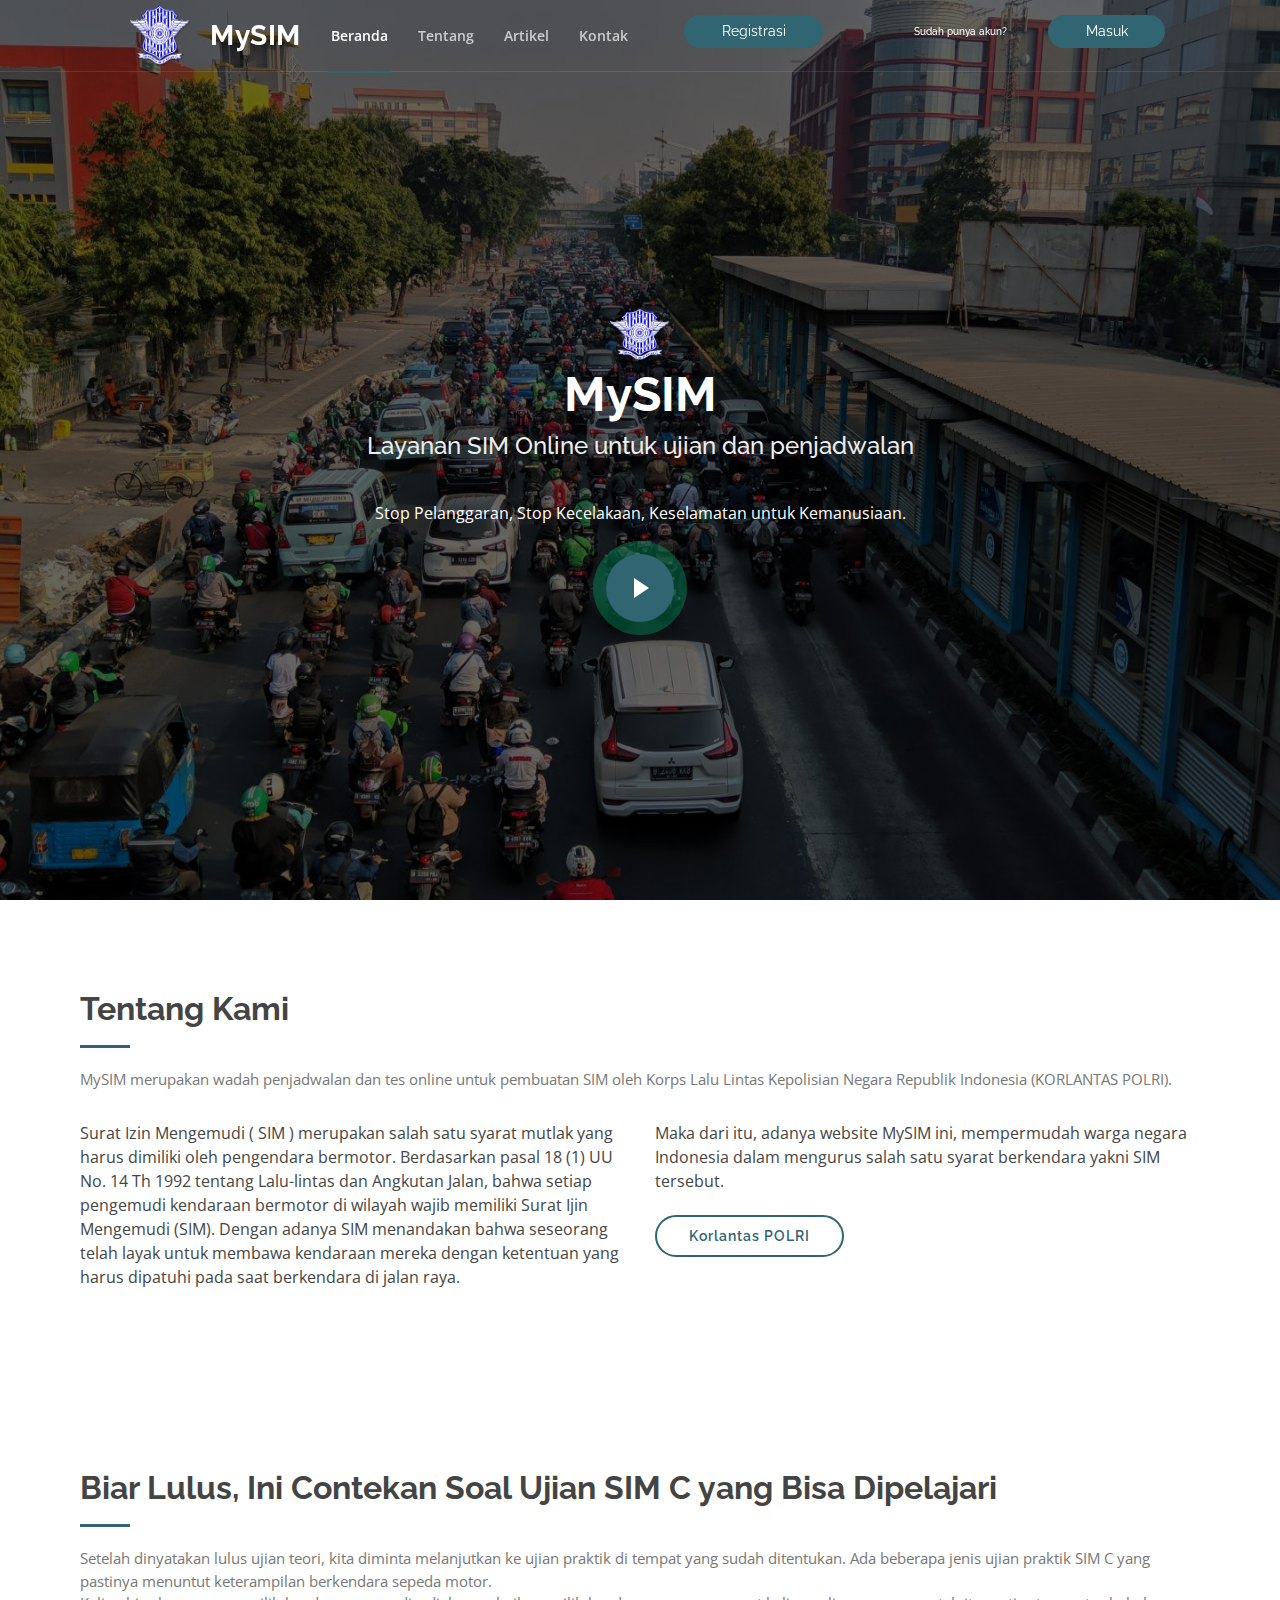
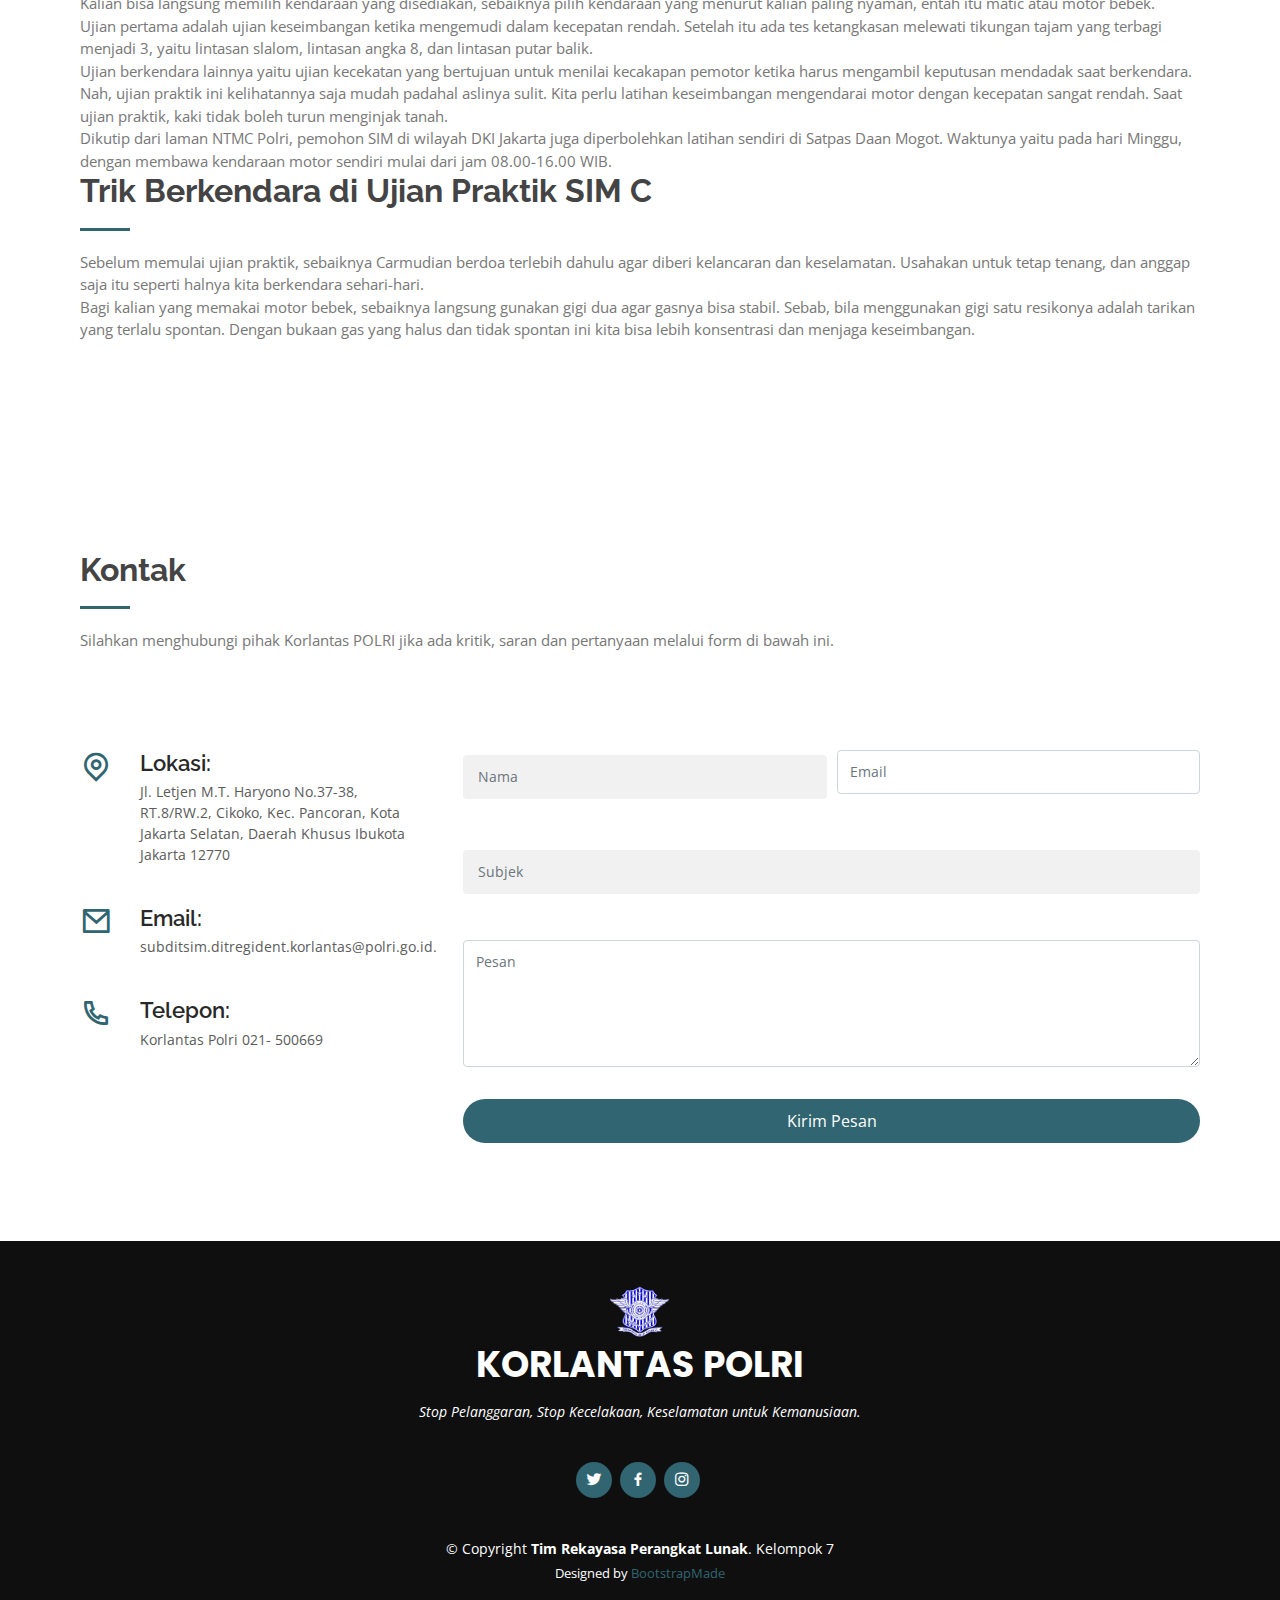
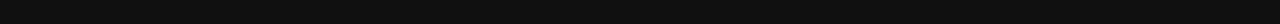
<file: mysim/index.html>
<!DOCTYPE html>
<html lang="en">

<head>
  <meta charset="utf-8">
  <meta content="width=device-width, initial-scale=1.0" name="viewport">

  <title>Selamat Datang di MySIM </title>
  <meta content="" name="descriptison">
  <meta content="" name="keywords">

  <!-- Favicons -->
  <link href="assets/img/unnamed.png" rel="icon">
  <link href="assets/img/apple-touch-icon.png" rel="apple-touch-icon">

  <!-- Google Fonts -->
  <link href="https://fonts.googleapis.com/css?family=Open+Sans:300,300i,400,400i,600,600i,700,700i|Raleway:300,300i,400,400i,500,500i,600,600i,700,700i|Poppins:300,300i,400,400i,500,500i,600,600i,700,700i" rel="stylesheet">

  <!-- Vendor CSS Files -->
  <link href="assets/vendor/bootstrap/css/bootstrap.min.css" rel="stylesheet">
  <link href="assets/vendor/icofont/icofont.min.css" rel="stylesheet">
  <link href="assets/vendor/boxicons/css/boxicons.min.css" rel="stylesheet">
  <link href="assets/vendor/remixicon/remixicon.css" rel="stylesheet">
  <link href="assets/vendor/venobox/venobox.css" rel="stylesheet">
  <link href="assets/vendor/owl.carousel/assets/owl.carousel.min.css" rel="stylesheet">

  <!-- Template Main CSS File -->
  <link href="assets/css/style.css" rel="stylesheet">
  <link href="assets/css/baru.css" rel="stylesheet">
 

</head>



<body>

  <!-- ======= Header ======= -->
  <header id="header" class="fixed-top ">
    <div class="container-fluid">

      <div class="row justify-content-center">
        <img src="assets/img/korlantas.png">
        <div class="col-xl-9 d-flex align-items-center justify-content-between">
          <h1 class="logo"><a href="index.html">MySIM
          </a></h1>
          <nav class="nav-menu d-none d-lg-block">
            <ul>
              <li class="active"><a href="#hero">Beranda</a></li>
              <li><a href="#about">Tentang</a></li>
              <li><a href="#services">Artikel</a></li>
              <li><a href="#contact">Kontak</a></li>

            </ul>
          </nav><!-- .nav-menu -->
          <!--UNTUK SIGN-UP-->
          <h5><button  onclick="document.getElementById('registrasi').style.display='block'" name = "registrasi" class="get-started-btn">Registrasi</button></h5>
          <div id="registrasi" class="modal">
          <form class="modal-content animate" action="/mysim/ProsesDaftar.php" method="POST" style="padding:15px">
            <div class="container">
              <span onclick="document.getElementById('registrasi').style.display='none'" class="close" title="Close Modal">&times;</span>
              <h1>Registrasi</h1>
              <p>Mohon isi data diri Anda dengan sebenar-benarnya.</p>
              <hr>
            </div>
              <label for="email"><b>Kewarganegaraan</b></label>
              <label for="NIK"><b>NIK</b></label>
              <input type="text" placeholder="" name="NIK">
              <label for="nama"><b>Nama</b></label>
              <input type="text" placeholder="" name="nama">
        
              <label for="golongan_darah"><b>Gol. Darah</b></label>
              <input type="text" placeholder="" name="golongan_darah">
              <label for="kode_pos"><b>Kode Pos</b></label>
              <input type="text" placeholder="" name="kode_pos">
              <label for="kota"><b>Kota</b></label>
              <input type="text" placeholder="" name="kota">
              <label for="alamat"><b>Alamat</b></label>
              <input type="text" placeolder="" name="alamat">

              <label for="email" style="margin-top:30px"><b>Alamat Email:</b></label>
              <input type="text" placeholder="" name="email">
              <label for="password"><b>Password</b></label>
              <input type="password" placeholder="" name="password">
             
          
          
          
          
          
          
          
          
              <hr>
              <p>By creating an account you agree to our <a href="#">Terms & Privacy</a>.</p>
          
              <h3><button onclick="document.getElementById('id03').style.display='block'" class="Submit">Registrasi</button></h3>
              <div id="id03" class="modal">
                <form class="modal-content animate" action="/action_page.php" method="post">
                  <span onclick="document.getElementById('id03').style.display='none'" class="close" title="Close Modal">&times;</span>
                  <div class="card">
                   
                  <div class="sabar">
                      
                      <img src="assets/img/akun.png" alt="Avatar" style="margin-top:40px">
                      <h2 style="margin-top:35px;color:white">Mohon Diperiksa Ulang!</h2> 
                  </div>
                  

                  <table>
                  
                    <tr>
                      <td class="halu">Kewarganegaraan</td>
                      <td>:</td>
                      <td>WNI</td>
                  
                    </tr>
                    <tr>
                      <td class="halu">NIK</td>
                      <td>:</td>
                      <td>1271123456789</td>
                  
                    </tr>
                    <tr>
                      <td class="halu">Nama Lengkap</td>
                      <td>:</td>
                      <td>Qoriatul K</td>
                   
                  
                    </tr>
                    <tr>
                      <td class="halu">Tinggi</td>
                      <td>:</td>
                      <td>160 cm</td>
                  
                  </tr>
                   <tr>
                      <td class="halu">Gol. Darah</td>
                      <td>:</td>
                      <td>O</td>
                  
                    </tr>
                    <tr>
                      <td class="halu">Kode Pos</td>
                      <td>:</td>
                      <td>123456</td>
                  
                    </tr>
                    <tr>
                      <td class="halu">Kota</td>
                      <td>:</td>
                      <td>Medan</td>
                   
                  
                    </tr>
                    <tr>
                      <td class="halu">Alamat</td>
                      <td>:</td>
                      <td>Martubung 2</td>
                  
                    </tr>
                   <tr>
                      <td class="halu">No. Handphone</td>
                      <td>:</td>
                      <td>081234567890</td>
                  
                  </tr>
                    <tr>
                      <td class="halu">Pendidikan</td>
                      <td>:</td>
                      <td>S1</td>
                  
                    </tr>
                    <tr>
                      <td class="halu">Pekerjaan</td>
                      <td>:</td>
                      <td>Belum Bekerja</td>
                  </tr>
                  <tr>
                      <td class="halu">Jenis Permohonan</td>
                      <td>:</td>
                      <td>SIM Baru</td>
                  </tr>

                  <tr>
                      <td class="halu">Golongan SIM</td>
                      <td>:</td>
                      <td>C</td>
                  </tr>
                  <tr>
                      <td class="halu">Alamat Email</td>
                      <td>:</td>
                      <td>qoriatul@gmail.com</td>
                  </tr>
                  <tr>
                      <td class="halu">POLDA Kedatangan</td>
                      <td>:</td>
                      <td>Medan</td>
                  </tr>

                  <tr>
                      <td class="halu">SATPAS Kedatangan</td>
                      <td>:</td>
                      <td>Medan</td>
                  </tr>
                  <tr>
                      <td class="halu">Alamat SATPAS</td>
                      <td>:</td>
                      <td>Jln. Bhayangkara</td>
                  </tr>
                  
                  </table>
                  
                  <button><span onclick="document.getElementById('id03').style.display='none'" class="submit" title="Close Modal">Submit&times;</span></button>
              </div>
            </div>
            
              
<div class="container" style="background-color:#f1f1f1">
  <h3><button onclick="document.getElementById('id04').style.display='block'" class="Submit">Lanjutkan Pembayaran</button></h3>
  <div id="id04" class="modal">
    <form class="modal-content animate" action="/action_page.php" method="post">
      <span onclick="document.getElementById('id04').style.display='none'" class="close" title="Close Modal">&times;</span>
      <div class="card" >
       
      <div class="sabar" >
          
          <img src="assets/img/akun.png" alt="Avatar" style="margin-top:40px">
          <h2 style="margin-top:35px;color:white">Pembayaran</h2> 
      </div>
      <label for="psw"><b>Metode Pembayaran</b></label>
      <div class="custom-select" style="width:200px;">
        <select>
          <option value="0">Pilih</option>
          <option value="1">BRIVA</option>
          <option value="2">BNI</option>
          <option value="3">BCA</option>
          <option value="4">Mandiri</option>
        </select>
      </div>
      <label for="psw" style="margin-top: 40px"><b>Tanggal Kedatangan</b></label>
      <input type="text" placeholder="DD/MM/YYYY" name="equired">
      <label for="psw" style="margin-top: 40px"><b>Biaya</b></label>
      <input type="text" placeholder=Rp100.000 name="equired">
      <div class="container" style="background-color:#f1f1f1">
        <h3>Catatan:</h3>
        <p>1. Pastikan data rekening tujuan pengambilan biaya permohonan SIM benar; </p>
        <p>2. Identitas pemilik rekening untuk pengembalian dana PNBP SIM wajib sesuai dengan data data permohonan registrasi SIM.</p> 
        <p>3. Kesalahan informasi terkait rekening tujuan pengembalian merupakan tanggung jawab pemohon.</p>
        <p>Transfer ke Rekening berikut.</p>
        <li>Mandiri: 123456789</li>
        <li>BNI: 12345666</li>
        <li>BCA: 6574747474</li>
        <li>BRI: 09838383</li>
        <p style="color:red">Pembayaran akan dicek secara otomatis.</p>
        <button class="submit"><a href="sudahmasuk.html">Submit</a></button>
      </div>
      </div>
  
</div>
</form>
</div>
            
              <p>Already have an account? <a href="#">Sign in</a>.</p>
              <script>
                var x, i, j, selElmnt, a, b, c;
                /*look for any elements with the class "custom-select":*/
                x = document.getElementsByClassName("custom-select");
                for (i = 0; i < x.length; i++) {
                  selElmnt = x[i].getElementsByTagName("select")[0];
                  /*for each element, create a new DIV that will act as the selected item:*/
                  a = document.createElement("DIV");
                  a.setAttribute("class", "select-selected");
                  a.innerHTML = selElmnt.options[selElmnt.selectedIndex].innerHTML;
                  x[i].appendChild(a);
                  /*for each element, create a new DIV that will contain the option list:*/
                  b = document.createElement("DIV");
                  b.setAttribute("class", "select-items select-hide");
                  for (j = 1; j < selElmnt.length; j++) {
                    /*for each option in the original select element,
                    create a new DIV that will act as an option item:*/
                    c = document.createElement("DIV");
                    c.innerHTML = selElmnt.options[j].innerHTML;
                    c.addEventListener("click", function(e) {
                        /*when an item is clicked, update the original select box,
                        and the selected item:*/
                        var y, i, k, s, h;
                        s = this.parentNode.parentNode.getElementsByTagName("select")[0];
                        h = this.parentNode.previousSibling;
                        for (i = 0; i < s.length; i++) {
                          if (s.options[i].innerHTML == this.innerHTML) {
                            s.selectedIndex = i;
                            h.innerHTML = this.innerHTML;
                            y = this.parentNode.getElementsByClassName("same-as-selected");
                            for (k = 0; k < y.length; k++) {
                              y[k].removeAttribute("class");
                            }
                            this.setAttribute("class", "same-as-selected");
                            break;
                          }
                        }
                        h.click();
                    });
                    b.appendChild(c);
                  }
                  x[i].appendChild(b);
                  a.addEventListener("click", function(e) {
                      /*when the select box is clicked, close any other select boxes,
                      and open/close the current select box:*/
                      e.stopPropagation();
                      closeAllSelect(this);
                      this.nextSibling.classList.toggle("select-hide");
                      this.classList.toggle("select-arrow-active");
                    });
                }
                function closeAllSelect(elmnt) {
                  /*a function that will close all select boxes in the document,
                  except the current select box:*/
                  var x, y, i, arrNo = [];
                  x = document.getElementsByClassName("select-items");
                  y = document.getElementsByClassName("select-selected");
                  for (i = 0; i < y.length; i++) {
                    if (elmnt == y[i]) {
                      arrNo.push(i)
                    } else {
                      y[i].classList.remove("select-arrow-active");
                    }
                  }
                  for (i = 0; i < x.length; i++) {
                    if (arrNo.indexOf(i)) {
                      x[i].classList.add("select-hide");
                    }
                  }
                }
                /*if the user clicks anywhere outside the select box,
                then close all select boxes:*/
                document.addEventListener("click", closeAllSelect);
                </script>
        
          </form>
        </div>
          <!--sign up selesai-->
          <h4 style="color:white; font-size:10px; margin-left:100px"> Sudah punya akun? </h4>
         <!-- Untuk Login-->
          <h5><button onclick="document.getElementById('id01').style.display='block'" class="get-started-btn">Masuk</button></h5>

<div id="id01" class="modal">
  
  <form class="modal-content animate" action="mysim/login.php" method="post">
    <div class="imgcontainer">
      
      <span onclick="document.getElementById('id01').style.display='none'" class="close" title="Close Modal">&times;</span>
      <img src="assets/img/akun.png" alt="Avatar" style="margin-top:40px">
      <h2 style="margin-top:35px;color:white">Masuk Akun</h2> 
    </div>

    <div class="container">
      <label for="uname"><b>Username</b></label>
      <input type="text" placeholder="Username" name="uname" required>
      <label for="psw"><b>Password</b></label>
      <input type="password" placeholder="Password" name="psw" required>
      <button type="submit" class="submit"><a href=sudahmasuk.html style="color:white">Masuk</a></button>
      <label>
        <input type="checkbox" checked="checked" name="remember"> Remember me
      </label>
    </div>

    <div class="container" style="background-color:#f1f1f1">
      <button type="button" onclick="document.getElementById('id01').style.display='none'" class="cancelbtn">Cancel</button>
      <span class="psw">Forgot <a href="#">password?</a></span>
    </div>
  </form>
</div>
<!--Login selesai-->
<script>
// Get the modal
var modal = document.getElementById('id01');

// When the user clicks anywhere outside of the modal, close it
window.onclick = function(event) {
    if (event.target == modal) {
        modal.style.display = "none";
    }
}
</script>

        </div>
        
      </div>

    </div>
  </header><!-- End Header -->

  <!-- ======= Hero Section ======= -->
  <section id="hero" class="d-flex flex-column justify-content-center">
    <div class="container">
      <div class="row justify-content-center">
        <div class="col-xl-8">
          <img src="assets/img/korlantas.png" class="img">
          <h1>MySIM</h1>
          <h2>Layanan SIM Online untuk ujian dan penjadwalan</h2>
          <p style="color:white">Stop Pelanggaran, Stop Kecelakaan, Keselamatan untuk Kemanusiaan.</p>
          <a href="https://www.youtube.com/watch?v=R2fzt1jVvLg" class="venobox play-btn mb-4" data-vbtype="video" data-autoplay="true"></a>
        </div>
      </div>
    </div>
  </section><!-- End Hero -->

  <main id="main">


    <!-- ======= About Us Section ======= -->
    <section id="about" class="about">
      <div class="container">

        <div class="section-title">
          <h2>Tentang Kami</h2>
          <p>MySIM merupakan wadah penjadwalan dan tes online untuk pembuatan SIM oleh Korps Lalu Lintas Kepolisian Negara Republik Indonesia (KORLANTAS POLRI). 
            
          </p>
        </div>

        <div class="row content">
          <div class="col-lg-6">
            <p>
              Surat Izin Mengemudi ( SIM ) merupakan salah satu syarat mutlak yang harus dimiliki oleh pengendara bermotor. Berdasarkan pasal 18 (1) UU No. 14 Th 1992 tentang Lalu-lintas dan Angkutan Jalan, bahwa setiap pengemudi kendaraan bermotor di wilayah wajib memiliki Surat Ijin Mengemudi (SIM). Dengan adanya SIM menandakan bahwa seseorang telah layak untuk membawa kendaraan mereka dengan ketentuan yang harus dipatuhi pada saat berkendara di jalan raya.
            </p>
          </div>
          <div class="col-lg-6 pt-4 pt-lg-0">
            <p>
              Maka dari itu, adanya website MySIM ini, mempermudah warga negara Indonesia dalam mengurus salah satu syarat berkendara yakni SIM tersebut. 

            </p>
            <a href="https://korlantas.polri.go.id" class="btn-learn-more">Korlantas POLRI</a>
          </div>
        </div>

      </div>
    </section><!-- End About Us Section -->

    <!-- ======= Services Section ======= -->
    <section id="services" class="services">
      <div class="container">

        <div class="section-title">
          <h2>Biar Lulus, Ini Contekan Soal Ujian SIM C yang Bisa Dipelajari</h2>
          <p>Setelah dinyatakan lulus ujian teori, kita diminta melanjutkan ke ujian praktik di tempat yang sudah ditentukan. Ada beberapa jenis ujian praktik SIM C yang pastinya menuntut keterampilan berkendara sepeda motor.</p>
          <p>Kalian bisa langsung memilih kendaraan yang disediakan, sebaiknya pilih kendaraan yang menurut kalian paling nyaman, entah itu matic atau motor bebek.</p>
          <p>Ujian pertama adalah ujian keseimbangan ketika mengemudi dalam kecepatan rendah. Setelah itu ada tes ketangkasan melewati tikungan tajam yang terbagi menjadi 3, yaitu lintasan slalom, lintasan angka 8, dan lintasan putar balik.</p>
          <p>Ujian berkendara lainnya yaitu ujian kecekatan yang bertujuan untuk menilai kecakapan pemotor ketika harus mengambil keputusan mendadak saat berkendara.</p>
          <p>Nah, ujian praktik ini kelihatannya saja mudah padahal aslinya sulit. Kita perlu latihan keseimbangan mengendarai motor dengan kecepatan sangat rendah. Saat ujian praktik, kaki tidak boleh turun menginjak tanah.</p>
          <p>Dikutip dari laman NTMC Polri, pemohon SIM di wilayah DKI Jakarta juga diperbolehkan latihan sendiri di Satpas Daan Mogot. Waktunya yaitu pada hari Minggu, dengan membawa kendaraan motor sendiri mulai dari jam 08.00-16.00 WIB.</p>
          <h2>Trik Berkendara di Ujian Praktik SIM C</h2>
          <p>Sebelum memulai ujian praktik, sebaiknya Carmudian berdoa terlebih dahulu agar diberi kelancaran dan keselamatan. Usahakan untuk tetap tenang, dan anggap saja itu seperti halnya kita berkendara sehari-hari.</p>
            
          <p>Bagi kalian yang memakai motor bebek, sebaiknya langsung gunakan gigi dua agar gasnya bisa stabil. Sebab, bila menggunakan gigi satu resikonya adalah tarikan yang terlalu spontan. Dengan bukaan gas yang halus dan tidak spontan ini kita bisa lebih konsentrasi dan menjaga keseimbangan.</p>
        </div>

    
      </div>
    </section><!-- End Services Section -->

    
    <!-- ======= Contact Section ======= -->
    <section id="contact" class="contact">
      <div class="container">

        <div class="section-title">
          <h2>Kontak</h2>
          <p>Silahkan menghubungi pihak Korlantas POLRI jika ada kritik, saran dan pertanyaan melalui form di bawah ini.</p>
        </div>
      </div>


      <div class="container">

        <div class="row mt-5">

          <div class="col-lg-4">
            <div class="info">
              <div class="address">
                <i class="ri-map-pin-line"></i>
                <h4>Lokasi:</h4>
                <p>Jl. Letjen M.T. Haryono No.37-38, RT.8/RW.2, Cikoko, Kec. Pancoran, Kota Jakarta Selatan, Daerah Khusus Ibukota Jakarta 12770</p>
              </div>

              <div class="email">
                <i class="ri-mail-line"></i>
                <h4>Email:</h4>
                <p> subditsim.ditregident.korlantas@polri.go.id.</p>
              </div>

              <div class="phone">
                <i class="ri-phone-line"></i>
                <h4>Telepon:</h4>
                <p> Korlantas Polri 021- 500669</p>
              </div>

            </div>

          </div>

          <div class="col-lg-8 mt-5 mt-lg-0">

            <form action="forms/contact.php" method="post" role="form" class="php-email-form">
              <div class="form-row">
                <div class="col-md-6 form-group">
                  <input type="text" name="name" class="form-control" id="name" placeholder="Nama" data-rule="minlen:4" data-msg="Please enter at least 4 chars" />
                  <div class="validate"></div>
                </div>
                <div class="col-md-6 form-group">
                  <input type="email" class="form-control" name="email" id="email" placeholder="Email" data-rule="email" data-msg="Please enter a valid email" />
                  <div class="validate"></div>
                </div>
              </div>
              <div class="form-group">
                <input type="text" class="form-control" name="subject" id="subject" placeholder="Subjek" data-rule="minlen:4" data-msg="Please enter at least 8 chars of subject" />
                <div class="validate"></div>
              </div>
              <div class="form-group">
                <textarea class="form-control" name="message" rows="5" data-rule="required" data-msg="Please write something for us" placeholder="Pesan"></textarea>
                <div class="validate"></div>
              </div>
              <div class="mb-3">
                <div class="loading">Loading</div>
                <div class="error-message"></div>
                <div class="sent-message">Pesan Terkirim. Terima Kasih.</div>
              </div>
              <div class="text-center"><button type="submit">Kirim Pesan</button></div>
            </form>

          </div>

        </div>

      </div>
    </section><!-- End Contact Section -->

  </main><!-- End #main -->

  <!-- ======= Footer ======= -->
  <footer id="footer">
    <div class="container">
      <img src="assets/img/korlantas.png">
      <h3>KORLANTAS POLRI</h3>
      <p>Stop Pelanggaran, Stop Kecelakaan, Keselamatan untuk Kemanusiaan.</p>
      <div class="social-links">
        <a href="https://twitter.com/simonlineid" class="twitter"><i class="bx bxl-twitter"></i></a>
        <a href="https://facebook.com/dikmaslantaspolri" class="facebook"><i class="bx bxl-facebook"></i></a>
        <a href="https://instagram.com/simonlineid" class="instagram"><i class="bx bxl-instagram"></i></a>
      </div>
      <div class="copyright">
        &copy; Copyright <strong><span>Tim Rekayasa Perangkat Lunak</span></strong>. Kelompok 7
      </div>
      <div class="credits">
        <!-- All the links in the footer should remain intact. -->
        <!-- You can delete the links only if you purchased the pro version. -->
        <!-- Licensing information: https://bootstrapmade.com/license/ -->
        <!-- Purchase the pro version with working PHP/AJAX contact form: https://bootstrapmade.com/knight-simple-one-page-bootstrap-template/ -->
        Designed by <a href="https://bootstrapmade.com/">BootstrapMade</a>
      </div>
    </div>
  </footer><!-- End Footer -->

  <div id="preloader"></div>
  <a href="#" class="back-to-top"><i class="ri-arrow-up-line"></i></a>

  <!-- Vendor JS Files -->
  <script src="assets/vendor/jquery/jquery.min.js"></script>
  <script src="assets/vendor/bootstrap/js/bootstrap.bundle.min.js"></script>
  <script src="assets/vendor/jquery.easing/jquery.easing.min.js"></script>
  <script src="assets/vendor/php-email-form/validate.js"></script>
  <script src="assets/vendor/waypoints/jquery.waypoints.min.js"></script>
  <script src="assets/vendor/counterup/counterup.min.js"></script>
  <script src="assets/vendor/isotope-layout/isotope.pkgd.min.js"></script>
  <script src="assets/vendor/venobox/venobox.min.js"></script>
  <script src="assets/vendor/owl.carousel/owl.carousel.min.js"></script>

  <!-- Template Main JS File -->
  <script src="assets/js/main.js"></script>

</body>

</html>
</file>
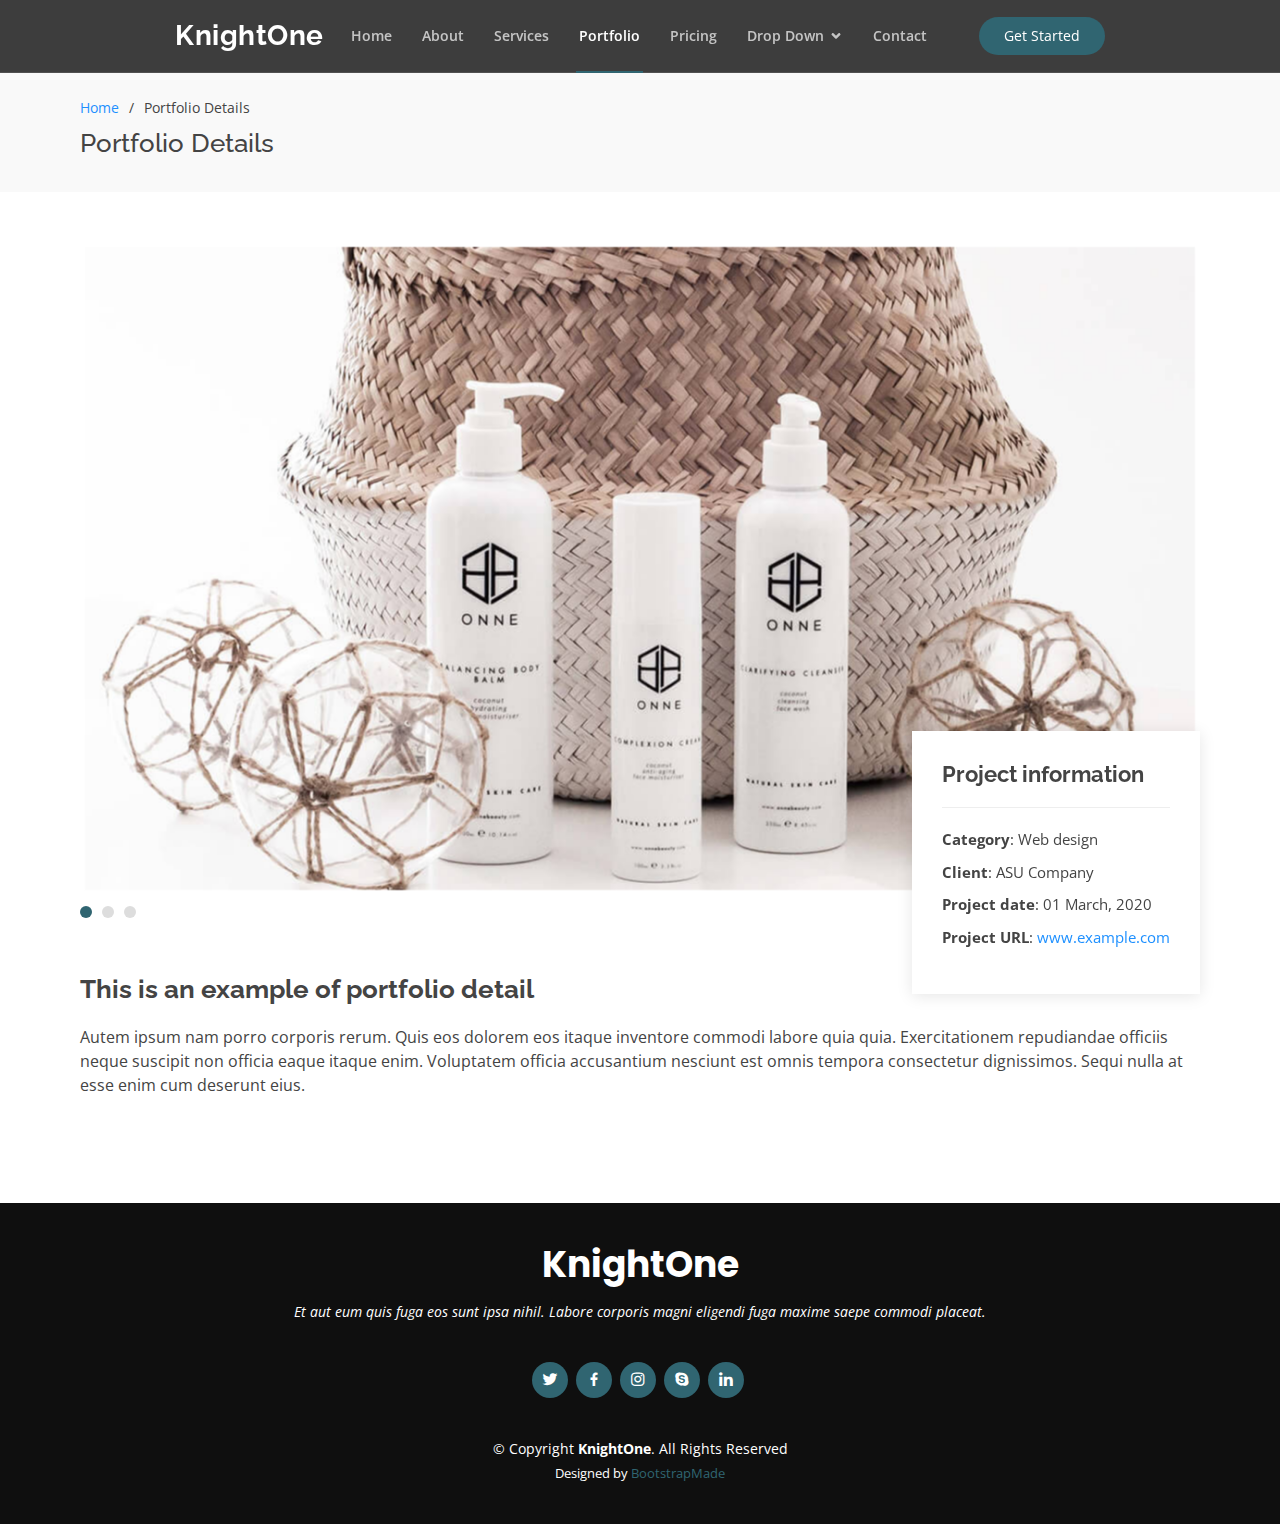
<file: mysim/portfolio-details.html>
<!DOCTYPE html>
<html lang="en">

<head>
  <meta charset="utf-8">
  <meta content="width=device-width, initial-scale=1.0" name="viewport">

  <title>Portfolio Details - KnightOne Bootstrap Template</title>
  <meta content="" name="descriptison">
  <meta content="" name="keywords">

  <!-- Favicons -->
  <link href="assets/img/favicon.png" rel="icon">
  <link href="assets/img/apple-touch-icon.png" rel="apple-touch-icon">

  <!-- Google Fonts -->
  <link href="https://fonts.googleapis.com/css?family=Open+Sans:300,300i,400,400i,600,600i,700,700i|Raleway:300,300i,400,400i,500,500i,600,600i,700,700i|Poppins:300,300i,400,400i,500,500i,600,600i,700,700i" rel="stylesheet">

  <!-- Vendor CSS Files -->
  <link href="assets/vendor/bootstrap/css/bootstrap.min.css" rel="stylesheet">
  <link href="assets/vendor/icofont/icofont.min.css" rel="stylesheet">
  <link href="assets/vendor/boxicons/css/boxicons.min.css" rel="stylesheet">
  <link href="assets/vendor/remixicon/remixicon.css" rel="stylesheet">
  <link href="assets/vendor/venobox/venobox.css" rel="stylesheet">
  <link href="assets/vendor/owl.carousel/assets/owl.carousel.min.css" rel="stylesheet">

  <!-- Template Main CSS File -->
  <link href="assets/css/style.css" rel="stylesheet">

  <!-- =======================================================
  * Template Name: KnightOne - v2.0.0
  * Template URL: https://bootstrapmade.com/knight-simple-one-page-bootstrap-template/
  * Author: BootstrapMade.com
  * License: https://bootstrapmade.com/license/
  ======================================================== -->
</head>

<body>

  <!-- ======= Header ======= -->
  <header id="header" class="fixed-top header-inner-pages">
    <div class="container-fluid">

      <div class="row justify-content-center">
        <div class="col-xl-9 d-flex align-items-center justify-content-between">
          <h1 class="logo"><a href="index.html">KnightOne</a></h1>
          <!-- Uncomment below if you prefer to use an image logo -->
          <!-- <a href="index.html" class="logo"><img src="assets/img/logo.png" alt="" class="img-fluid"></a>-->

          <nav class="nav-menu d-none d-lg-block">
            <ul>
              <li><a href="index.html">Home</a></li>
              <li><a href="#about">About</a></li>
              <li><a href="#services">Services</a></li>
              <li class="active"><a href="#portfolio">Portfolio</a></li>
              <li><a href="#pricing">Pricing</a></li>
              <li class="drop-down"><a href="">Drop Down</a>
                <ul>
                  <li><a href="#">Drop Down 1</a></li>
                  <li class="drop-down"><a href="#">Deep Drop Down</a>
                    <ul>
                      <li><a href="#">Deep Drop Down 1</a></li>
                      <li><a href="#">Deep Drop Down 2</a></li>
                      <li><a href="#">Deep Drop Down 3</a></li>
                      <li><a href="#">Deep Drop Down 4</a></li>
                      <li><a href="#">Deep Drop Down 5</a></li>
                    </ul>
                  </li>
                  <li><a href="#">Drop Down 2</a></li>
                  <li><a href="#">Drop Down 3</a></li>
                  <li><a href="#">Drop Down 4</a></li>
                </ul>
              </li>
              <li><a href="#contact">Contact</a></li>

            </ul>
          </nav><!-- .nav-menu -->

          <a href="#about" class="get-started-btn scrollto">Get Started</a>
        </div>
      </div>

    </div>
  </header><!-- End Header -->

  <main id="main">

    <!-- ======= Breadcrumbs ======= -->
    <section id="breadcrumbs" class="breadcrumbs">
      <div class="container">

        <ol>
          <li><a href="index.html">Home</a></li>
          <li>Portfolio Details</li>
        </ol>
        <h2>Portfolio Details</h2>

      </div>
    </section><!-- End Breadcrumbs -->

    <!-- ======= Portfolio Details Section ======= -->
    <section id="portfolio-details" class="portfolio-details">
      <div class="container">

        <div class="portfolio-details-container">

          <div class="owl-carousel portfolio-details-carousel">
            <img src="assets/img/portfolio/portfolio-details-1.jpg" class="img-fluid" alt="">
            <img src="assets/img/portfolio/portfolio-details-2.jpg" class="img-fluid" alt="">
            <img src="assets/img/portfolio/portfolio-details-3.jpg" class="img-fluid" alt="">
          </div>

          <div class="portfolio-info">
            <h3>Project information</h3>
            <ul>
              <li><strong>Category</strong>: Web design</li>
              <li><strong>Client</strong>: ASU Company</li>
              <li><strong>Project date</strong>: 01 March, 2020</li>
              <li><strong>Project URL</strong>: <a href="#">www.example.com</a></li>
            </ul>
          </div>

        </div>

        <div class="portfolio-description">
          <h2>This is an example of portfolio detail</h2>
          <p>
            Autem ipsum nam porro corporis rerum. Quis eos dolorem eos itaque inventore commodi labore quia quia. Exercitationem repudiandae officiis neque suscipit non officia eaque itaque enim. Voluptatem officia accusantium nesciunt est omnis tempora consectetur dignissimos. Sequi nulla at esse enim cum deserunt eius.
          </p>
        </div>

      </div>
    </section><!-- End Portfolio Details Section -->

  </main><!-- End #main -->

  <!-- ======= Footer ======= -->
  <footer id="footer">
    <div class="container">
      <h3>KnightOne</h3>
      <p>Et aut eum quis fuga eos sunt ipsa nihil. Labore corporis magni eligendi fuga maxime saepe commodi placeat.</p>
      <div class="social-links">
        <a href="#" class="twitter"><i class="bx bxl-twitter"></i></a>
        <a href="#" class="facebook"><i class="bx bxl-facebook"></i></a>
        <a href="#" class="instagram"><i class="bx bxl-instagram"></i></a>
        <a href="#" class="google-plus"><i class="bx bxl-skype"></i></a>
        <a href="#" class="linkedin"><i class="bx bxl-linkedin"></i></a>
      </div>
      <div class="copyright">
        &copy; Copyright <strong><span>KnightOne</span></strong>. All Rights Reserved
      </div>
      <div class="credits">
        <!-- All the links in the footer should remain intact. -->
        <!-- You can delete the links only if you purchased the pro version. -->
        <!-- Licensing information: https://bootstrapmade.com/license/ -->
        <!-- Purchase the pro version with working PHP/AJAX contact form: https://bootstrapmade.com/knight-simple-one-page-bootstrap-template/ -->
        Designed by <a href="https://bootstrapmade.com/">BootstrapMade</a>
      </div>
    </div>
  </footer><!-- End Footer -->

  <div id="preloader"></div>
  <a href="#" class="back-to-top"><i class="ri-arrow-up-line"></i></a>

  <!-- Vendor JS Files -->
  <script src="assets/vendor/jquery/jquery.min.js"></script>
  <script src="assets/vendor/bootstrap/js/bootstrap.bundle.min.js"></script>
  <script src="assets/vendor/jquery.easing/jquery.easing.min.js"></script>
  <script src="assets/vendor/php-email-form/validate.js"></script>
  <script src="assets/vendor/waypoints/jquery.waypoints.min.js"></script>
  <script src="assets/vendor/counterup/counterup.min.js"></script>
  <script src="assets/vendor/isotope-layout/isotope.pkgd.min.js"></script>
  <script src="assets/vendor/venobox/venobox.min.js"></script>
  <script src="assets/vendor/owl.carousel/owl.carousel.min.js"></script>

  <!-- Template Main JS File -->
  <script src="assets/js/main.js"></script>

</body>

</html>
</file>
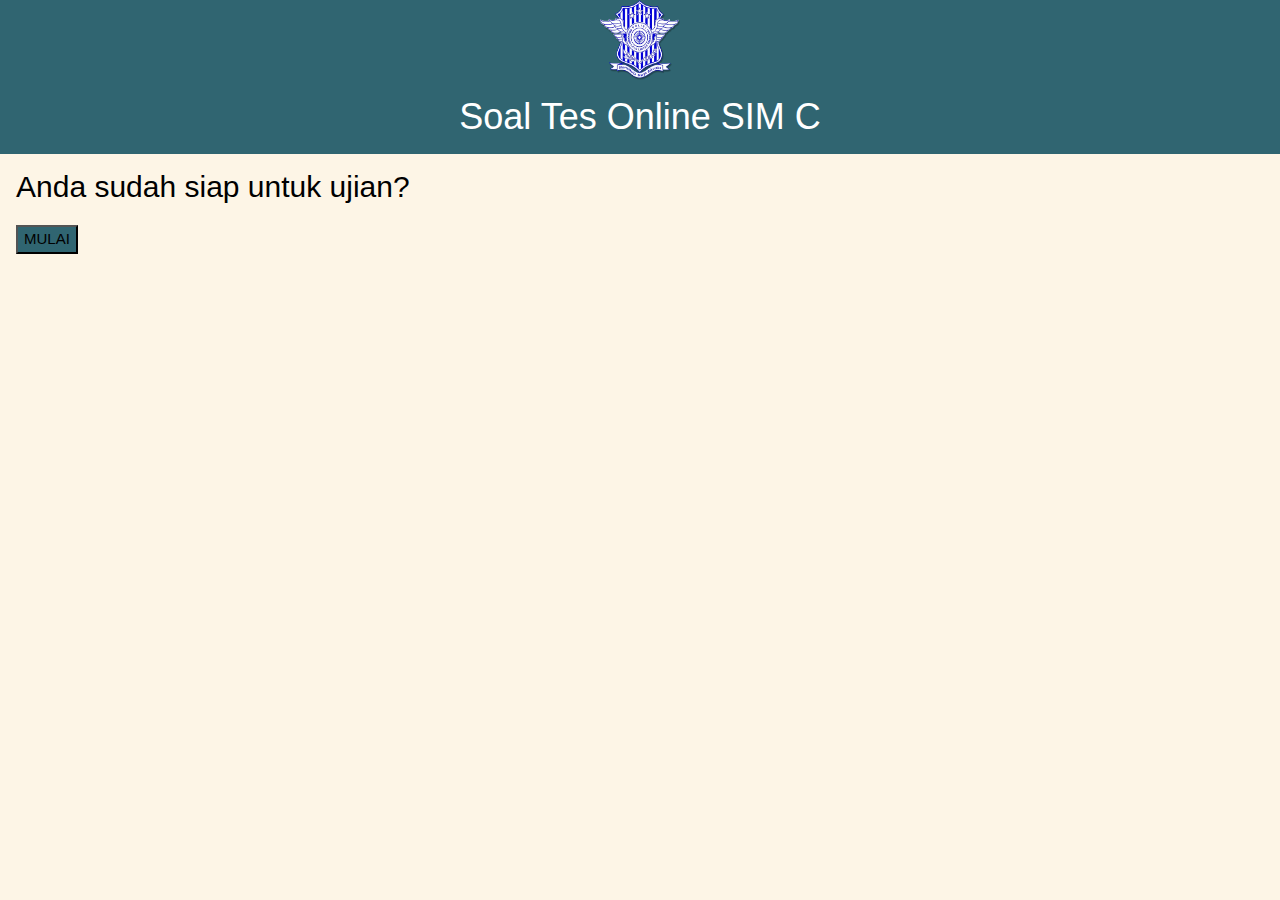
<file: mysim/soal.html>
<!DOCTYPE HTML>
<html>

<head>
    <meta charset="utf-8">
    <meta content="width=device-width, initial-scale=1" name="viewport">
    <title>Soal Tes Online SIM C</title>
    <link rel="stylesheet" href="assets/css/w3.css" />
    <link rel="stylesheet" href="assets/css/soala.css" />
    <script src="assets/js/jquery.min.js"></script>
    <script src="assets/js/soalnih.js"></script>
</head>

<body class="w3-sand">
    <div class="w3-container" style="background-color:#306571">
        <img src="assets/img/korlantas.png"style="height:80px;width:80px" class="col-xl-9 d-flex align-items-center justify-content-between">
               
         
        <h1 style="color:white;text-align:center;">Soal Tes Online SIM C</h1>
    </div>
    <div class="w3-container soal prolog">
        <h2>Anda sudah siap untuk ujian?</h2>
        
        <div class="w3-section">
            <button class="submit jawab jawab-prolog" style="background-color: #306571">MULAI</button>
        </div>
    </div>
    <div class="w3-container soal soal-a1">
        <p>Fungsi marka jalan adalah..</p>
        <div class="w3-section">
            <button class="w3-btn-block w3-teal jawab jawab-a">Untuk memberi batas jalan agar terlihat jelas oleh pemakai jalan yang sedang berlalu lintas di jalan</button>
        </div>
        <div class="w3-section">
            <button class="w3-btn-block w3-teal jawab jawab-b">Untuk menambah dan mengurangi kecepatan pemakai jalan yang berlalu lintas di jalan</button>
        </div>
        <div class="w3-section">
            <button class="w3-btn-block w3-teal jawab jawab-c">Untuk mengatur lalu lintas atau memperingatkan atau menuntun pemakai jalan dalam berlalu lintas di jalan</button>
        </div>
    </div>
    <div class="w3-container  soal soal-a2">
        <p>Yang bukan merupakan Marka Lambang adalah</p>
        <div class="w3-section">
            <button class="w3-btn-block w3-teal jawab jawab-a">Segitiga</button>
        </div>
        <div class="w3-section">
            <button class="w3-btn-block w3-teal jawab jawab-b">Gambar</button>
        </div>
        <div class="w3-section">
            <button class="w3-btn-block w3-teal jawab jawab-c">Panas</button>
        </div>
    </div>
    <div class="w3-container  soal soal-a3">
        <p>Rambu dengan warna dasar kuning dengan lambang atau tulisan berwarna hitam merupakan</p>
        <div class="w3-section">
            <button class="w3-btn-block w3-teal jawab jawab-a">Rambu Perintah</button>
        </div>
        <div class="w3-section">
            <button class="w3-btn-block w3-teal jawab jawab-b">Rambu Peringatan</button>
        </div>
        <div class="w3-section">
            <button class="w3-btn-block w3-teal jawab jawab-c">Rambu Petunjuk</button>
        </div>
    </div>
    <div class="w3-container  soal soal-a4">
        <p>Garis ganda yang terdiri dari garis utuh dan putus-putus termasuk..</p>
        <div class="w3-section">
            <button class="w3-btn-block w3-teal jawab jawab-a">Marka Serong</button>
        </div>
        <div class="w3-section">
            <button class="w3-btn-block w3-teal jawab jawab-b">Marka Melintang</button>
        </div>
        <div class="w3-section">
            <button class="w3-btn-block w3-teal jawab jawab-c">Marka Membujur</button>
        </div>
    </div>
    <div class="w3-container soal soal-a5">
        <p>Apa arti rambu berikut?</p>
        <img src="assets/img/rambu.png">
        <div class="w3-section">
            <button class="w3-btn-block w3-teal jawab jawab-a">Perbaikan Jalan</button>
        </div>
        <div class="w3-section">
            <button class="w3-btn-block w3-teal jawab jawab-b">Jalan satu jurusan</button>
        </div>
        <div class="w3-section">
            <button class="w3-btn-block w3-teal jawab jawab-c">Penyempitan kanan jalan</button>
        </div>
    </div>

    <div class="w3-container soal hasil-1">
        <h1>Selamat, Kamu lolos! Silahkan melanjutkan ke tahapan berikutnya.</h1>
        <button class="submit"><a href="Sudahtes.html">Akhiri Sesi</a></button>
    </div>
    <div class="w3-container soal hasil-2">
        <h1>Maaf, Kamu belum lolos. Silahkan dicoba lagi.</h1>
        <button class="submit"><a href="Sudahtes.html">Akhiri Sesi</a></button>
    </div>
    
</body>

</html>
</file>
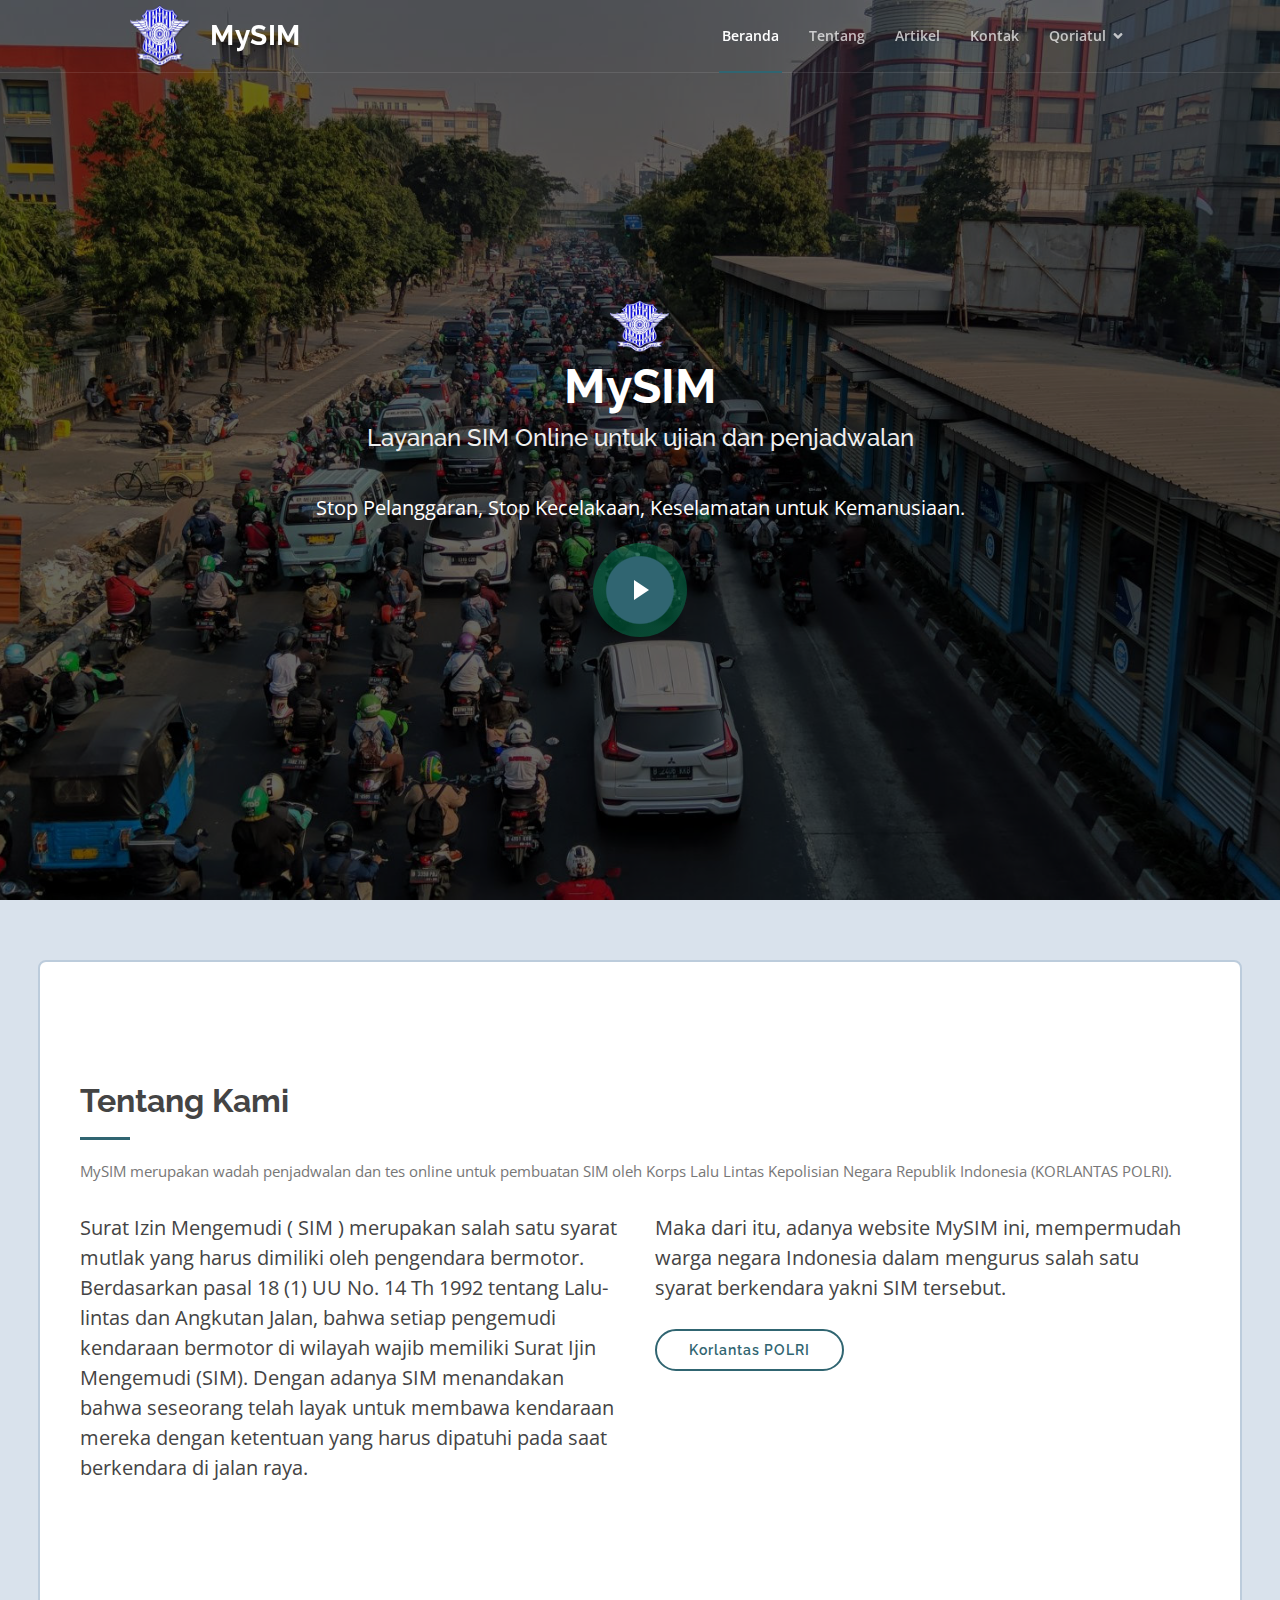
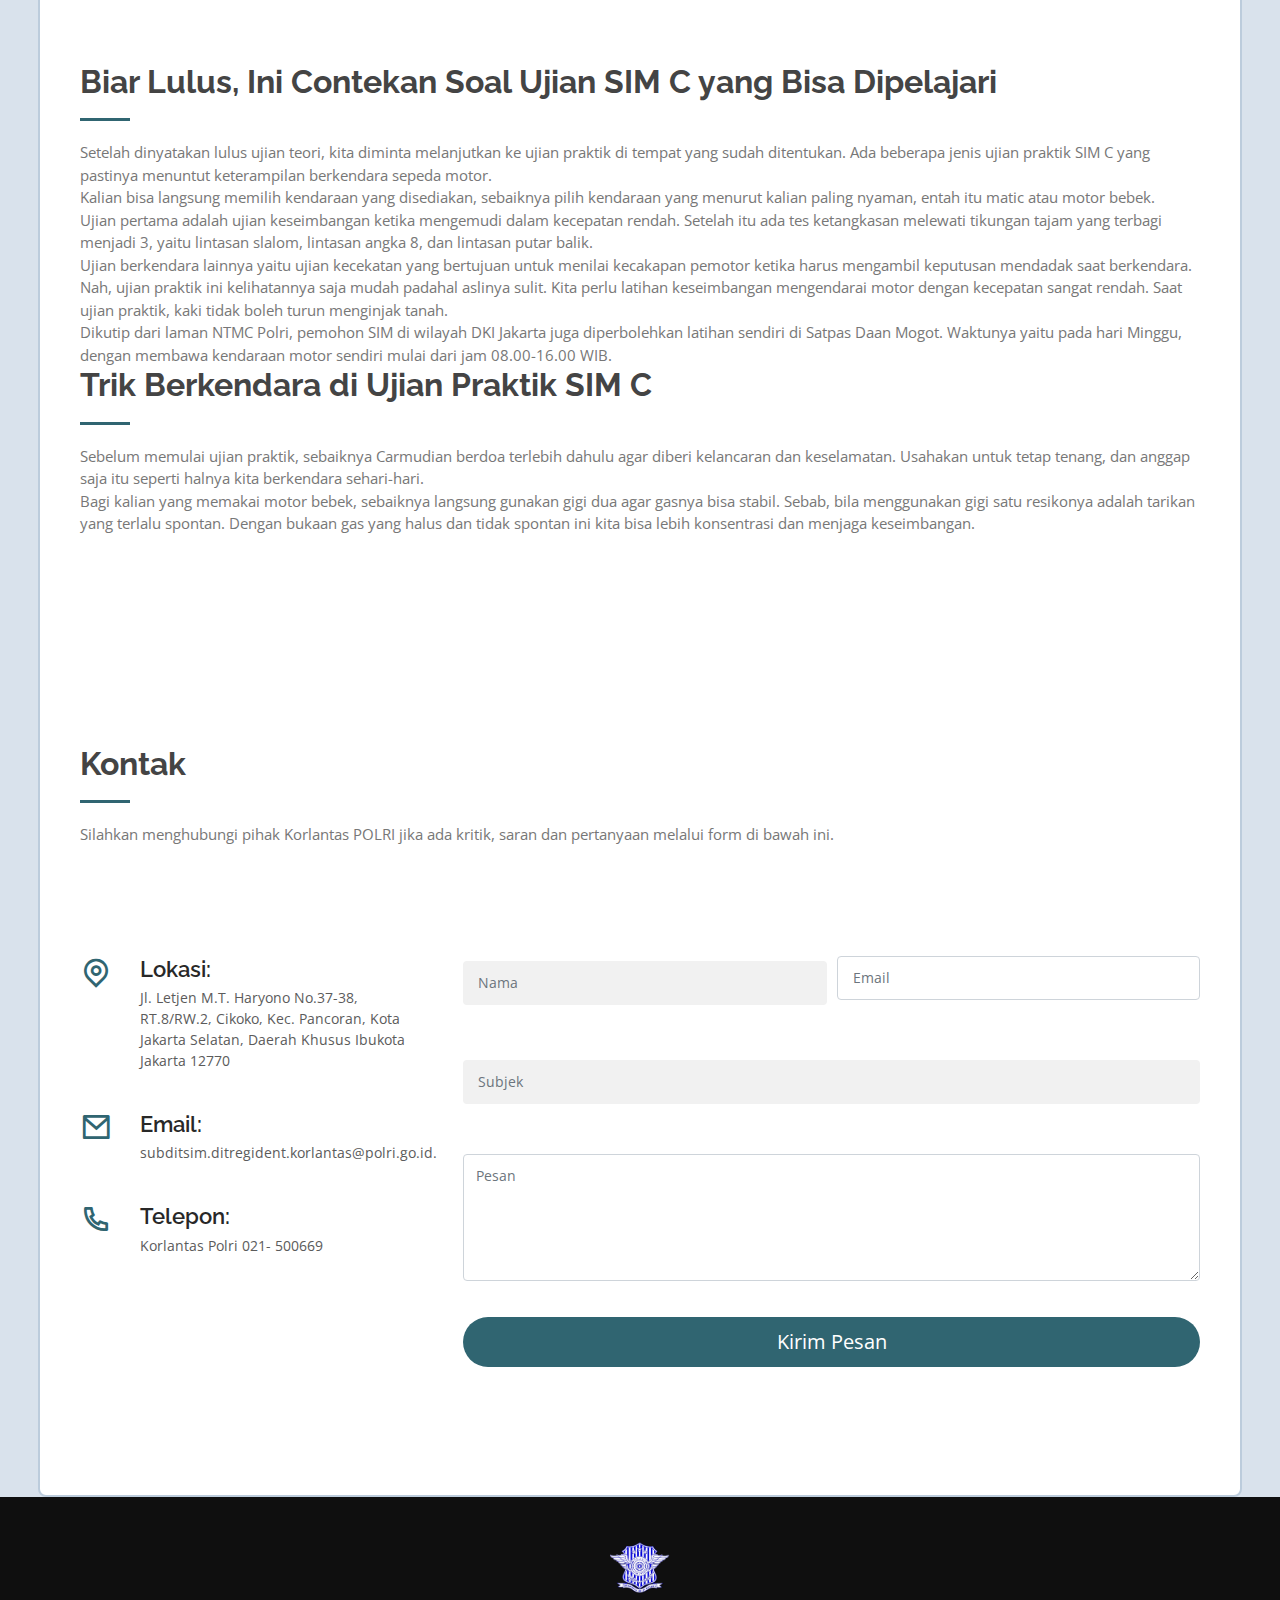
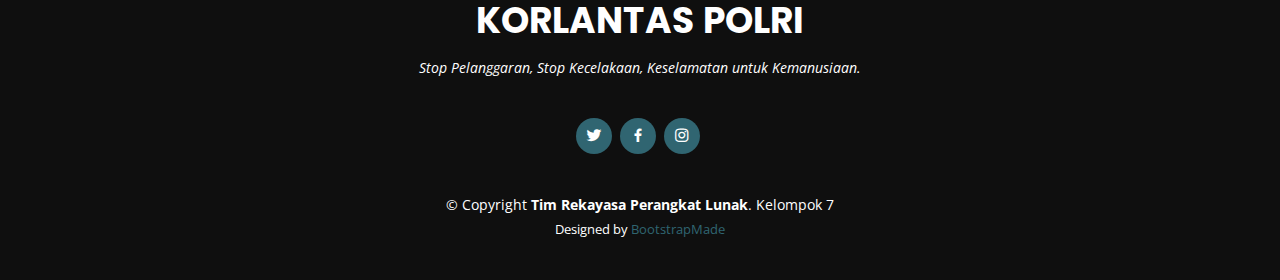
<file: mysim/sudahjadwal.html>
<!DOCTYPE html>
<html lang="en">

<head>
  <meta charset="utf-8">
  <meta content="width=device-width, initial-scale=1.0" name="viewport">

  <title>MySIM: Layanan SIM Online POLRI </title>
  <meta content="" name="descriptison">
  <meta content="" name="keywords">

  <!-- Favicons -->
  <link href="assets/img/unnamed.png" rel="icon">
  <link href="assets/img/apple-touch-icon.png" rel="apple-touch-icon">

  <!-- Google Fonts -->
  <link href="https://fonts.googleapis.com/css?family=Open+Sans:300,300i,400,400i,600,600i,700,700i|Raleway:300,300i,400,400i,500,500i,600,600i,700,700i|Poppins:300,300i,400,400i,500,500i,600,600i,700,700i" rel="stylesheet">

  <!-- Vendor CSS Files -->
  <link href="assets/vendor/bootstrap/css/bootstrap.min.css" rel="stylesheet">
  <link href="assets/vendor/icofont/icofont.min.css" rel="stylesheet">
  <link href="assets/vendor/boxicons/css/boxicons.min.css" rel="stylesheet">
  <link href="assets/vendor/remixicon/remixicon.css" rel="stylesheet">
  <link href="assets/vendor/venobox/venobox.css" rel="stylesheet">
  <link href="assets/vendor/owl.carousel/assets/owl.carousel.min.css" rel="stylesheet">

  <!-- Template Main CSS File -->
  <link href="assets/css/style.css" rel="stylesheet">
  <link href="assets/css/kalender.css" rel="stylesheet">
  <link href="assets/css/baru.css" rel= "stylesheet">
 

</head>



<body>

  <!-- ======= Header ======= -->
  <header id="header" class="fixed-top ">
    <div class="container-fluid">

      <div class="row justify-content-center">
        <img src="assets/img/korlantas.png">
        <div class="col-xl-9 d-flex align-items-center justify-content-between">
          <h1 class="logo"><a href="index.html">MySIM
          </a></h1>
          <nav class="nav-menu d-none d-lg-block">
            <ul>
              <li class="active"><a href="#hero">Beranda</a></li>
              <li><a href="#about">Tentang</a></li>
              <li><a href="#services">Artikel</a></li>
              <li><a href="#contact">Kontak</a></li>
              <li class="drop-down"><a href="">Qoriatul</a>
                <ul>
                  
                  <li><button onclick="document.getElementById('id03').style.display='block'" style="background-color: white;color:black">Profil</button></li>
                  <div id="id03" class="modal">
                      <form class="modal-content animate" action="/action_page.php" method="post">
                        <span onclick="document.getElementById('id03').style.display='none'" class="close" title="Close Modal">&times;</span>
                        <div class="sabar">
                            
                            <img src="assets/img/akun.png" alt="Avatar" style="margin-top:40px">
                            <h2 style="margin-top:35px;color:white">Data Diri</h2> 
                        </div>
                        <div class="card">

                        <table>
                        
                          <tr>
                            <td class="halu">Kewarganegaraan</td>
                            <td>:</td>
                            <td>WNI</td>
                        
                          </tr>
                          <tr>
                            <td class="halu">NIK</td>
                            <td>:</td>
                            <td>1271123456789</td>
                        
                          </tr>
                          <tr>
                            <td class="halu">Nama Lengkap</td>
                            <td>:</td>
                            <td>Qoriatul K</td>
                         
                        
                          </tr>
                          <tr>
                            <td class="halu">Tinggi</td>
                            <td>:</td>
                            <td>160 cm</td>
                        
                        </tr>
                         <tr>
                            <td class="halu">Gol. Darah</td>
                            <td>:</td>
                            <td>O</td>
                        
                          </tr>
                          <tr>
                            <td class="halu">Kode Pos</td>
                            <td>:</td>
                            <td>123456</td>
                        
                          </tr>
                          <tr>
                            <td class="halu">Kota</td>
                            <td>:</td>
                            <td>Medan</td>
                         
                        
                          </tr>
                          <tr>
                            <td class="halu">Alamat</td>
                            <td>:</td>
                            <td>Martubung 2</td>
                        
                          </tr>
                         <tr>
                            <td class="halu">No. Handphone</td>
                            <td>:</td>
                            <td>081234567890</td>
                        
                        </tr>
                          <tr>
                            <td class="halu">Pendidikan</td>
                            <td>:</td>
                            <td>S1</td>
                        
                          </tr>
                          <tr>
                            <td class="halu">Pekerjaan</td>
                            <td>:</td>
                            <td>Belum Bekerja</td>
                        </tr>
                        <tr>
                            <td class="halu">Jenis Permohonan</td>
                            <td>:</td>
                            <td>SIM Baru</td>
                        </tr>

                        <tr>
                            <td class="halu">Golongan SIM</td>
                            <td>:</td>
                            <td>C</td>
                        </tr>
                        <tr>
                            <td class="halu">Alamat Email</td>
                            <td>:</td>
                            <td>qoriatul@gmail.com</td>
                        </tr>
                        <tr>
                            <td class="halu">POLDA Kedatangan</td>
                            <td>:</td>
                            <td>Medan</td>
                        </tr>

                        <tr>
                            <td class="halu">SATPAS Kedatangan</td>
                            <td>:</td>
                            <td>Medan</td>
                        </tr>
                        <tr>
                            <td class="halu">Alamat SATPAS</td>
                            <td>:</td>
                            <td>Jln. Bhayangkara</td>
                        </tr>
                        
                        </table>
                    </div>
    <div class="container" style="background-color:#f1f1f1">
        
    </div>
  </form>
</div>
<script>
    // Get the modal
    var modal = document.getElementById('id03');
    
    // When the user clicks anywhere outside of the modal, close it
    window.onclick = function(event) {
        if (event.target == modal) {
            modal.style.display = "none";
        }
    }
    </script>
                  <li><button onclick="document.getElementById('id09').style.display='block'" style="background-color: white;color:black">Jadwal</button></li>
                  <div id="id09" class="modal">
                    <form class="modal-content animate" action="/action_page.php" method="post">
                      <div class="imgcontainer">
                            
                        <img src="assets/img/akun.png" alt="Avatar" style="margin-top:40px">
                        <h2 style="margin-top:35px;color:white">Tes Terjadwal</h2>
                       
                    </div>
                    <div class="card">
                      <table>
                        <tr>
                          <td class="halu">Jadwal</td>
                          <td>:</td>
                          <td>18/05/2020</td>
                        </tr>
                      </table>
                    </div>
                      <span onclick="document.getElementById('id09').style.display='none'" class="close" title="Close Modal">&times;</span>
                    </form>
                    </div>
                  <!--tes-->
                  <li><button onclick="document.getElementById('id05').style.display='block'" style="background-color: white;color:black">Tes</button></li>
                  <div id="id05" class="modal">
                      <form class="modal-content animate" action="/action_page.php" method="post">
                        
                        <div class="imgcontainer">
                            
                            <img src="assets/img/akun.png" alt="Avatar" style="margin-top:40px">
                            <h2 style="margin-top:35px;color:white">Konfirmasi Tes</h2>
                           
                        </div>
                        <p style="color:black;text-align:center">Silahkan periksa kembali data tes yang akan diikuti.</p> 
                        <div class="cards">

                          <table>
                          
                            <tr>
                              <td class="halu">Username (Kode Peserta)</td>
                              <td>:</td>
                              <td>121019999</td>
                          
                            </tr>
                            <tr>
                              <td class="halu">Tes</td>
                              <td>:</td>
                              <td>Tes Tertulis SIM C</td>
                          
                            </tr>
                            <tr>
                              <td class="halu">Jumlah Soal</td>
                              <td>:</td>
                              <td>30 Butir</td>
                           
                          
                            </tr>
                            <tr>
                              <td class="halu">Waktu</td>
                              <td>:</td>
                              <td>15 Menit</td>
                          
                            </tr>
                            <tr>
                              <td class="halu">Token</td>
                              <td>:</td>
                              <td><input type="text" placeholder="Token" name="Token"></td>
                            </tr>
                          </table>
                          <button class="submit"><a href="soal.html" class="w3-button">Masuk</a></button>
                          
                        </div>
                      </form>
                     
                  </div>
                  <li><button style="background-color: white;color:black;display:block"><a href="index.html">Keluar</a></button></li>
                </ul>
              </li>

            </ul>
         
        </div>
        
      </div>

    </div>
  </header><!-- End Header -->

  <!-- ======= Hero Section ======= -->
  <section id="hero" class="d-flex flex-column justify-content-center">
    <div class="container">
      <div class="row justify-content-center">
        <div class="col-xl-8">
          <img src="assets/img/korlantas.png" class="img">
          <h1>MySIM</h1>
          <h2>Layanan SIM Online untuk ujian dan penjadwalan</h2>
          <p style="color:white">Stop Pelanggaran, Stop Kecelakaan, Keselamatan untuk Kemanusiaan.</p>
          <a href="https://www.youtube.com/watch?v=R2fzt1jVvLg" class="venobox play-btn mb-4" data-vbtype="video" data-autoplay="true"></a>
        </div>
      </div>
    </div>
  </section><!-- End Hero -->

  <main id="main">


    <!-- ======= About Us Section ======= -->
    <section id="about" class="about">
      <div class="container">

        <div class="section-title">
          <h2>Tentang Kami</h2>
          <p>MySIM merupakan wadah penjadwalan dan tes online untuk pembuatan SIM oleh Korps Lalu Lintas Kepolisian Negara Republik Indonesia (KORLANTAS POLRI). 
            
          </p>
        </div>

        <div class="row content">
          <div class="col-lg-6">
            <p>
              Surat Izin Mengemudi ( SIM ) merupakan salah satu syarat mutlak yang harus dimiliki oleh pengendara bermotor. Berdasarkan pasal 18 (1) UU No. 14 Th 1992 tentang Lalu-lintas dan Angkutan Jalan, bahwa setiap pengemudi kendaraan bermotor di wilayah wajib memiliki Surat Ijin Mengemudi (SIM). Dengan adanya SIM menandakan bahwa seseorang telah layak untuk membawa kendaraan mereka dengan ketentuan yang harus dipatuhi pada saat berkendara di jalan raya.
            </p>
          </div>
          <div class="col-lg-6 pt-4 pt-lg-0">
            <p>
              Maka dari itu, adanya website MySIM ini, mempermudah warga negara Indonesia dalam mengurus salah satu syarat berkendara yakni SIM tersebut. 

            </p>
            <a href="https://korlantas.polri.go.id" class="btn-learn-more">Korlantas POLRI</a>
          </div>
        </div>

      </div>
    </section><!-- End About Us Section -->

    <!-- ======= Services Section ======= -->
    <section id="services" class="services">
        <div class="container">
  
          <div class="section-title">
            <h2>Biar Lulus, Ini Contekan Soal Ujian SIM C yang Bisa Dipelajari</h2>
            <p>Setelah dinyatakan lulus ujian teori, kita diminta melanjutkan ke ujian praktik di tempat yang sudah ditentukan. Ada beberapa jenis ujian praktik SIM C yang pastinya menuntut keterampilan berkendara sepeda motor.</p>
            <p>Kalian bisa langsung memilih kendaraan yang disediakan, sebaiknya pilih kendaraan yang menurut kalian paling nyaman, entah itu matic atau motor bebek.</p>
            <p>Ujian pertama adalah ujian keseimbangan ketika mengemudi dalam kecepatan rendah. Setelah itu ada tes ketangkasan melewati tikungan tajam yang terbagi menjadi 3, yaitu lintasan slalom, lintasan angka 8, dan lintasan putar balik.</p>
            <p>Ujian berkendara lainnya yaitu ujian kecekatan yang bertujuan untuk menilai kecakapan pemotor ketika harus mengambil keputusan mendadak saat berkendara.</p>
            <p>Nah, ujian praktik ini kelihatannya saja mudah padahal aslinya sulit. Kita perlu latihan keseimbangan mengendarai motor dengan kecepatan sangat rendah. Saat ujian praktik, kaki tidak boleh turun menginjak tanah.</p>
            <p>Dikutip dari laman NTMC Polri, pemohon SIM di wilayah DKI Jakarta juga diperbolehkan latihan sendiri di Satpas Daan Mogot. Waktunya yaitu pada hari Minggu, dengan membawa kendaraan motor sendiri mulai dari jam 08.00-16.00 WIB.</p>
            <h2>Trik Berkendara di Ujian Praktik SIM C</h2>
            <p>Sebelum memulai ujian praktik, sebaiknya Carmudian berdoa terlebih dahulu agar diberi kelancaran dan keselamatan. Usahakan untuk tetap tenang, dan anggap saja itu seperti halnya kita berkendara sehari-hari.</p>
              
            <p>Bagi kalian yang memakai motor bebek, sebaiknya langsung gunakan gigi dua agar gasnya bisa stabil. Sebab, bila menggunakan gigi satu resikonya adalah tarikan yang terlalu spontan. Dengan bukaan gas yang halus dan tidak spontan ini kita bisa lebih konsentrasi dan menjaga keseimbangan.</p>
          </div>
  
      
        </div>
      </section><!-- End Services Section -->
  
      
      <!-- ======= Contact Section ======= -->
      <section id="contact" class="contact">
        <div class="container">
  
          <div class="section-title">
            <h2>Kontak</h2>
            <p>Silahkan menghubungi pihak Korlantas POLRI jika ada kritik, saran dan pertanyaan melalui form di bawah ini.</p>
          </div>
        </div>
  
  
        <div class="container">
  
          <div class="row mt-5">
  
            <div class="col-lg-4">
              <div class="info">
                <div class="address">
                  <i class="ri-map-pin-line"></i>
                  <h4>Lokasi:</h4>
                  <p>Jl. Letjen M.T. Haryono No.37-38, RT.8/RW.2, Cikoko, Kec. Pancoran, Kota Jakarta Selatan, Daerah Khusus Ibukota Jakarta 12770</p>
                </div>
  
                <div class="email">
                  <i class="ri-mail-line"></i>
                  <h4>Email:</h4>
                  <p> subditsim.ditregident.korlantas@polri.go.id.</p>
                </div>
  
                <div class="phone">
                  <i class="ri-phone-line"></i>
                  <h4>Telepon:</h4>
                  <p> Korlantas Polri 021- 500669</p>
                </div>
  
              </div>
  
            </div>
  
            <div class="col-lg-8 mt-5 mt-lg-0">
  
              <form action="forms/contact.php" method="post" role="form" class="php-email-form">
                <div class="form-row">
                  <div class="col-md-6 form-group">
                    <input type="text" name="name" class="form-control" id="name" placeholder="Nama" data-rule="minlen:4" data-msg="Please enter at least 4 chars" />
                    <div class="validate"></div>
                  </div>
                  <div class="col-md-6 form-group">
                    <input type="email" class="form-control" name="email" id="email" placeholder="Email" data-rule="email" data-msg="Please enter a valid email" />
                    <div class="validate"></div>
                  </div>
                </div>
                <div class="form-group">
                  <input type="text" class="form-control" name="subject" id="subject" placeholder="Subjek" data-rule="minlen:4" data-msg="Please enter at least 8 chars of subject" />
                  <div class="validate"></div>
                </div>
                <div class="form-group">
                  <textarea class="form-control" name="message" rows="5" data-rule="required" data-msg="Please write something for us" placeholder="Pesan"></textarea>
                  <div class="validate"></div>
                </div>
                <div class="mb-3">
                  <div class="loading">Loading</div>
                  <div class="error-message"></div>
                  <div class="sent-message">Pesan Terkirim. Terima Kasih.</div>
                </div>
                <div class="text-center"><button type="submit">Kirim Pesan</button></div>
              </form>
  
            </div>
  
          </div>
  
        </div>
      </section><!-- End Contact Section -->
  
    </main><!-- End #main -->
  
    <!-- ======= Footer ======= -->
    <footer id="footer">
      <div class="container">
        <img src="assets/img/korlantas.png">
        <h3>KORLANTAS POLRI</h3>
        <p>Stop Pelanggaran, Stop Kecelakaan, Keselamatan untuk Kemanusiaan.</p>
        <div class="social-links">
          <a href="https://twitter.com/simonlineid" class="twitter"><i class="bx bxl-twitter"></i></a>
          <a href="https://facebook.com/dikmaslantaspolri" class="facebook"><i class="bx bxl-facebook"></i></a>
          <a href="https://instagram.com/simonlineid" class="instagram"><i class="bx bxl-instagram"></i></a>
        </div>
        <div class="copyright">
          &copy; Copyright <strong><span>Tim Rekayasa Perangkat Lunak</span></strong>. Kelompok 7
        </div>
        <div class="credits">
          <!-- All the links in the footer should remain intact. -->
          <!-- You can delete the links only if you purchased the pro version. -->
          <!-- Licensing information: https://bootstrapmade.com/license/ -->
          <!-- Purchase the pro version with working PHP/AJAX contact form: https://bootstrapmade.com/knight-simple-one-page-bootstrap-template/ -->
          Designed by <a href="https://bootstrapmade.com/">BootstrapMade</a>
        </div>
      </div>
    </footer><!-- End Footer -->
  
    <div id="preloader"></div>
    <a href="#" class="back-to-top"><i class="ri-arrow-up-line"></i></a>
  
    <!-- Vendor JS Files -->
    <script src="assets/vendor/jquery/jquery.min.js"></script>
    <script src="assets/vendor/bootstrap/js/bootstrap.bundle.min.js"></script>
    <script src="assets/vendor/jquery.easing/jquery.easing.min.js"></script>
    <script src="assets/vendor/php-email-form/validate.js"></script>
    <script src="assets/vendor/waypoints/jquery.waypoints.min.js"></script>
    <script src="assets/vendor/counterup/counterup.min.js"></script>
    <script src="assets/vendor/isotope-layout/isotope.pkgd.min.js"></script>
    <script src="assets/vendor/venobox/venobox.min.js"></script>
    <script src="assets/vendor/owl.carousel/owl.carousel.min.js"></script>
  
    <!-- Template Main JS File -->
    <script src="assets/js/main.js"></script>
  
  </body>
  
  </html>
</file>
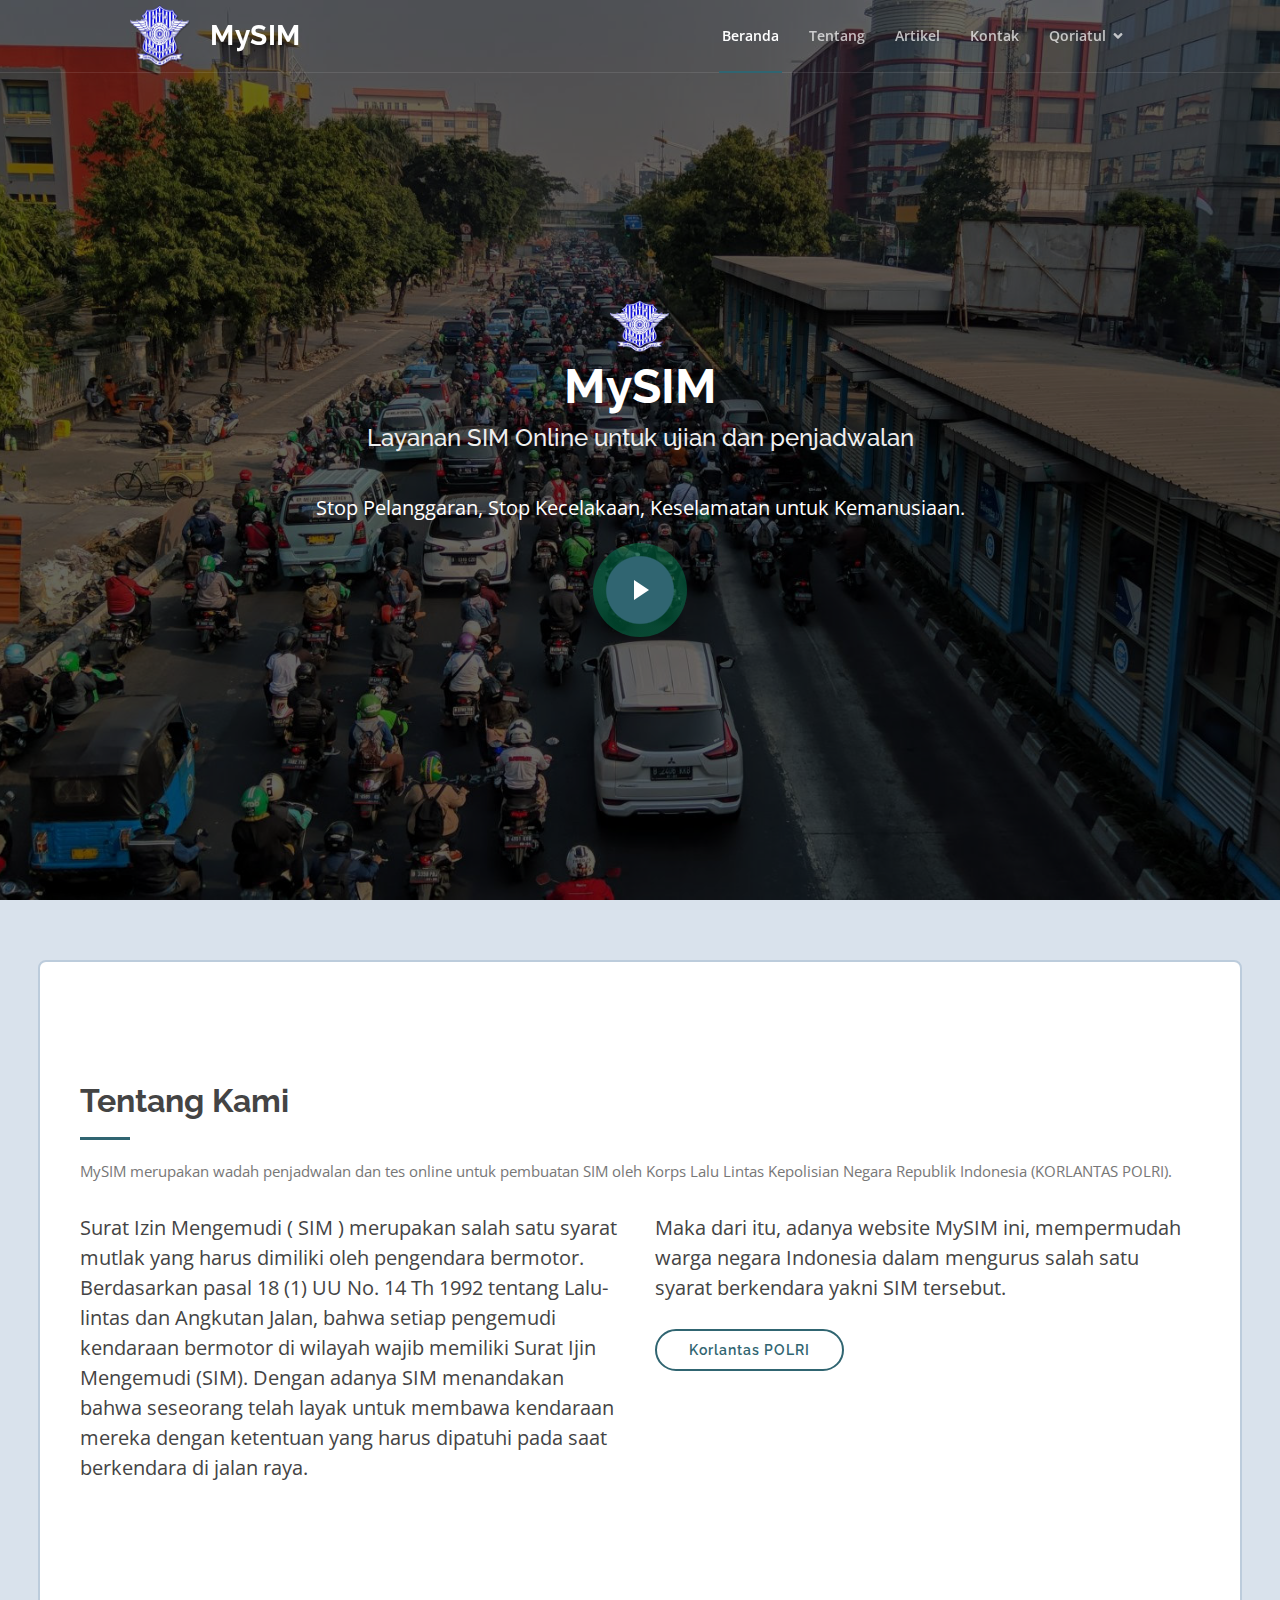
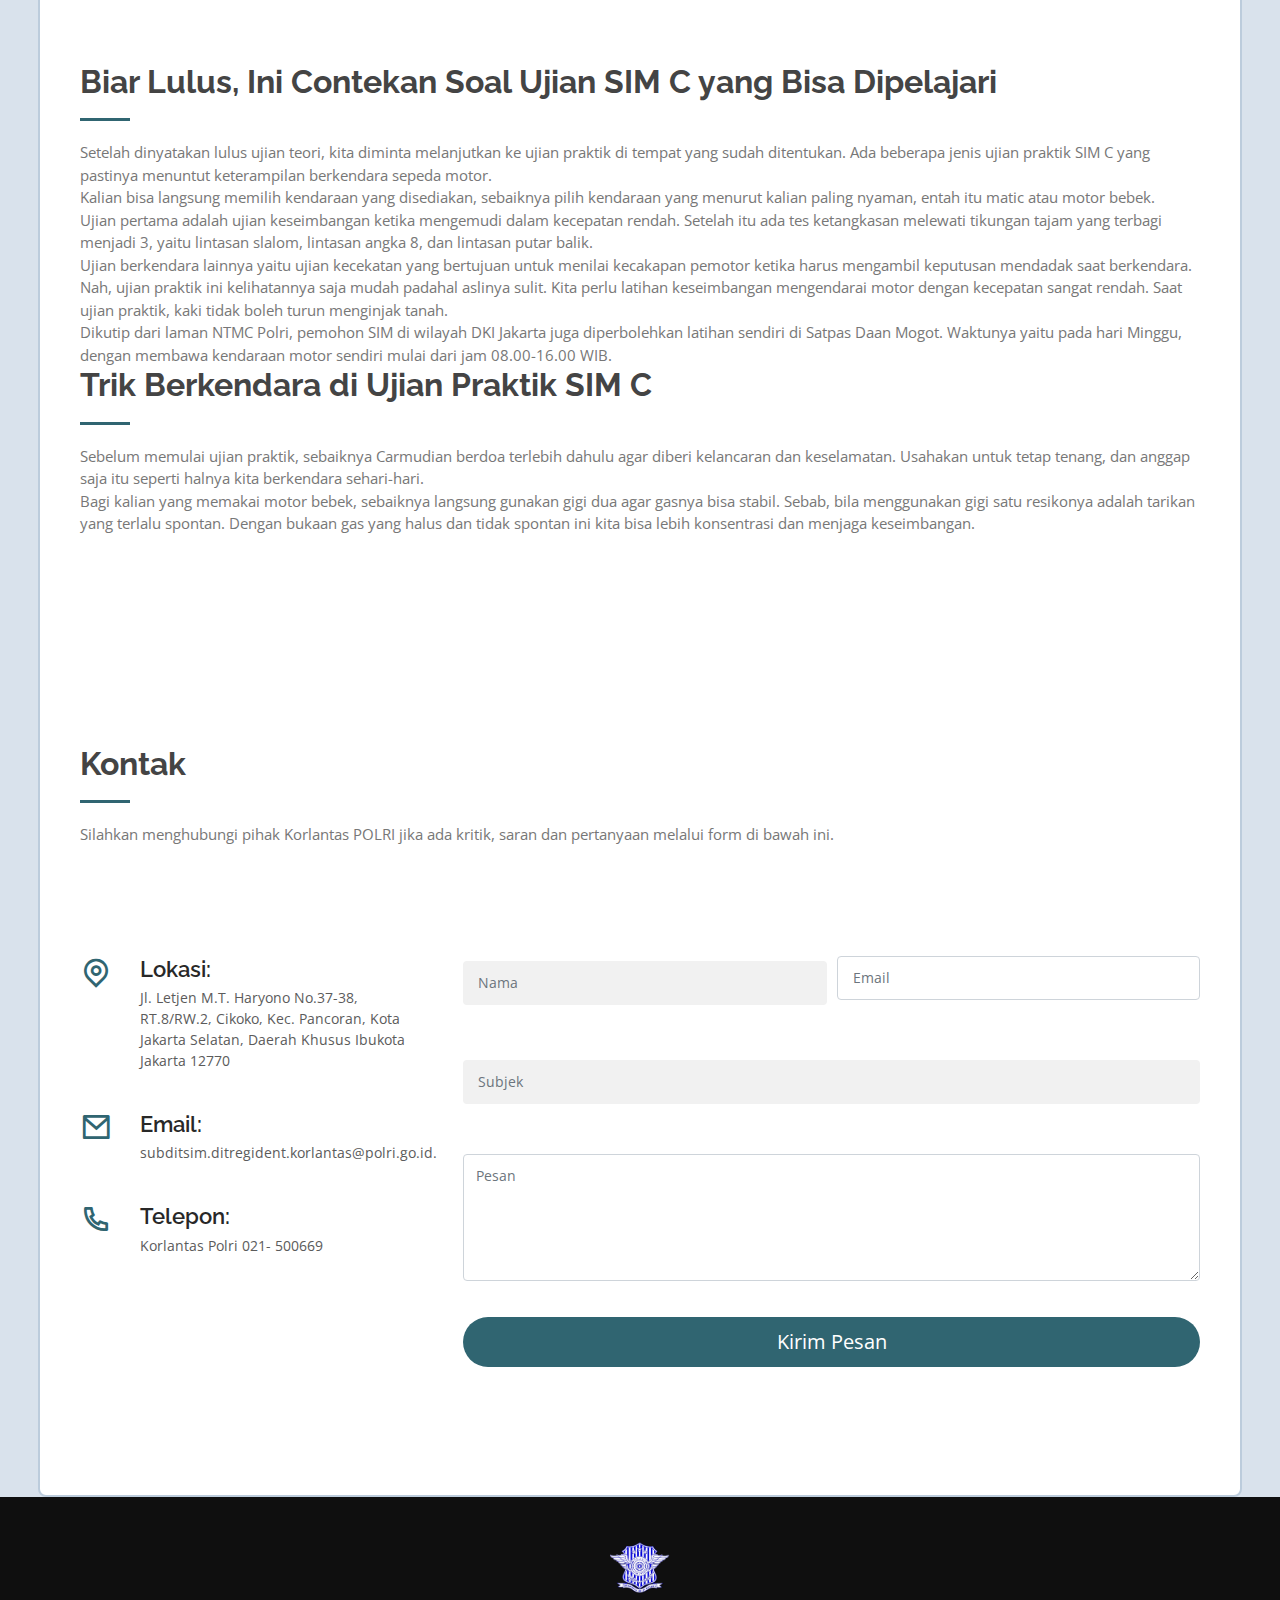
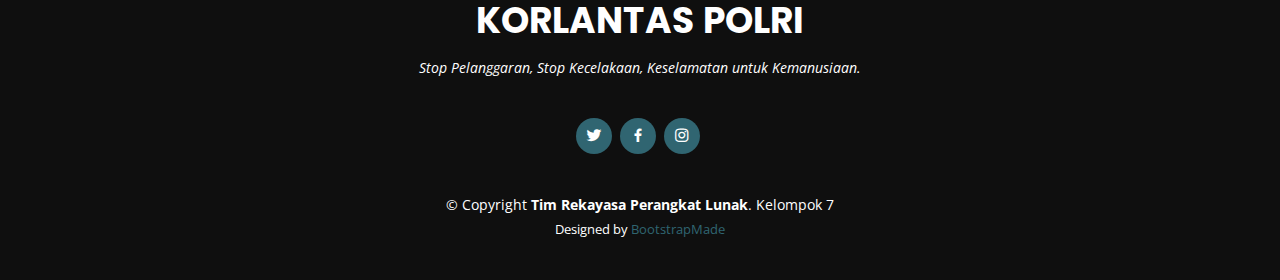
<file: mysim/sudahmasuk.html>
<!DOCTYPE html>
<html lang="en">

<head>
  <meta charset="utf-8">
  <meta content="width=device-width, initial-scale=1.0" name="viewport">

  <title>MySIM: Layanan SIM Online POLRI </title>
  <meta content="" name="descriptison">
  <meta content="" name="keywords">

  <!-- Favicons -->
  <link href="assets/img/unnamed.png" rel="icon">
  <link href="assets/img/apple-touch-icon.png" rel="apple-touch-icon">

  <!-- Google Fonts -->
  <link href="https://fonts.googleapis.com/css?family=Open+Sans:300,300i,400,400i,600,600i,700,700i|Raleway:300,300i,400,400i,500,500i,600,600i,700,700i|Poppins:300,300i,400,400i,500,500i,600,600i,700,700i" rel="stylesheet">

  <!-- Vendor CSS Files -->
  <link href="assets/vendor/bootstrap/css/bootstrap.min.css" rel="stylesheet">
  <link href="assets/vendor/icofont/icofont.min.css" rel="stylesheet">
  <link href="assets/vendor/boxicons/css/boxicons.min.css" rel="stylesheet">
  <link href="assets/vendor/remixicon/remixicon.css" rel="stylesheet">
  <link href="assets/vendor/venobox/venobox.css" rel="stylesheet">
  <link href="assets/vendor/owl.carousel/assets/owl.carousel.min.css" rel="stylesheet">

  <!-- Template Main CSS File -->
  <link href="assets/css/style.css" rel="stylesheet">
  <link href="assets/css/kalender.css" rel="stylesheet">
  <link href="assets/css/baru.css" rel= "stylesheet">
 

</head>



<body>

  <!-- ======= Header ======= -->
  <header id="header" class="fixed-top ">
    <div class="container-fluid">

      <div class="row justify-content-center">
        <img src="assets/img/korlantas.png">
        <div class="col-xl-9 d-flex align-items-center justify-content-between">
          <h1 class="logo"><a href="index.html">MySIM
          </a></h1>
          <nav class="nav-menu d-none d-lg-block">
            <ul>
              <li class="active"><a href="#hero">Beranda</a></li>
              <li><a href="#about">Tentang</a></li>
              <li><a href="#services">Artikel</a></li>
              <li><a href="#contact">Kontak</a></li>
              <li class="drop-down"><a href="">Qoriatul</a>
                <ul>
                  
                  <li><button onclick="document.getElementById('id03').style.display='block'" style="background-color: white;color:black">Profil</button></li>
                  <div id="id03" class="modal">
                      <form class="modal-content animate" action="/action_page.php" method="post">
                        <span onclick="document.getElementById('id03').style.display='none'" class="close" title="Close Modal">&times;</span>
                        <div class="imgcontainer">
                            
                            <img src="assets/img/akun.png" alt="Avatar" style="margin-top:40px">
                            <h2 style="margin-top:35px;color:white">Data Diri</h2> 
                        </div>
                        <div class="card">

                        <table>
                        
                          <tr>
                            <td class="halu">Kewarganegaraan</td>
                            <td>:</td>
                            <td>WNI</td>
                        
                          </tr>
                          <tr>
                            <td class="halu">NIK</td>
                            <td>:</td>
                            <td>1271123456789</td>
                        
                          </tr>
                          <tr>
                            <td class="halu">Nama Lengkap</td>
                            <td>:</td>
                            <td>Qoriatul K</td>
                         
                        
                          </tr>
                          <tr>
                            <td class="halu">Tinggi</td>
                            <td>:</td>
                            <td>160 cm</td>
                        
                        </tr>
                         <tr>
                            <td class="halu">Gol. Darah</td>
                            <td>:</td>
                            <td>O</td>
                        
                          </tr>
                          <tr>
                            <td class="halu">Kode Pos</td>
                            <td>:</td>
                            <td>123456</td>
                        
                          </tr>
                          <tr>
                            <td class="halu">Kota</td>
                            <td>:</td>
                            <td>Medan</td>
                         
                        
                          </tr>
                          <tr>
                            <td class="halu">Alamat</td>
                            <td>:</td>
                            <td>Martubung 2</td>
                        
                          </tr>
                         <tr>
                            <td class="halu">No. Handphone</td>
                            <td>:</td>
                            <td>081234567890</td>
                        
                        </tr>
                          <tr>
                            <td class="halu">Pendidikan</td>
                            <td>:</td>
                            <td>S1</td>
                        
                          </tr>
                          <tr>
                            <td class="halu">Pekerjaan</td>
                            <td>:</td>
                            <td>Belum Bekerja</td>
                        </tr>
                        <tr>
                            <td class="halu">Jenis Permohonan</td>
                            <td>:</td>
                            <td>SIM Baru</td>
                        </tr>

                        <tr>
                            <td class="halu">Golongan SIM</td>
                            <td>:</td>
                            <td>C</td>
                        </tr>
                        <tr>
                            <td class="halu">Alamat Email</td>
                            <td>:</td>
                            <td>qoriatul@gmail.com</td>
                        </tr>
                        <tr>
                            <td class="halu">POLDA Kedatangan</td>
                            <td>:</td>
                            <td>Medan</td>
                        </tr>

                        <tr>
                            <td class="halu">SATPAS Kedatangan</td>
                            <td>:</td>
                            <td>Medan</td>
                        </tr>
                        <tr>
                            <td class="halu">Alamat SATPAS</td>
                            <td>:</td>
                            <td>Jln. Bhayangkara</td>
                        </tr>
                        
                        </table>
                    </div>
    <div class="container" style="background-color:#f1f1f1">
        
    </div>
  </form>
</div>
<script>
    // Get the modal
    var modal = document.getElementById('id03');
    
    // When the user clicks anywhere outside of the modal, close it
    window.onclick = function(event) {
        if (event.target == modal) {
            modal.style.display = "none";
        }
    }
    </script>
                  <li><button onclick="document.getElementById('id08').style.display='block'" style="background-color: white;color:black">Jadwal</button></li>
                  <div id="id08" class="modal">
                    <form class="modal-content animate" action="/action_page.php" method="post">
                      <div class="imgcontainer">
                            
                        <img src="assets/img/akun.png" alt="Avatar" style="margin-top:40px">
                        <h2 style="margin-top:35px;color:white">Penjadwalan Tes</h2>
                       
                    </div>
                    <div class="card">
                      <table>
                        <tr>
                          <td class="halu">Jadwal</td>
                          <td>:</td>
                          <td><input type="text" placeholder="DD/MM/YYYY" name="Token"></td>
                        </tr>
                      </table>
                      <button class="submit"><a href="sudahjadwal.html" class="w3-button">Simpan</a></button>
                    </div>
                      <span onclick="document.getElementById('id08').style.display='none'" class="close" title="Close Modal">&times;</span>
                    </form>
                    </div>
                  <!--tes-->
                  <li><button onclick="document.getElementById('id05').style.display='block'" style="background-color: white;color:black">Tes</button></li>
                  <div id="id05" class="modal">
                      <form class="modal-content animate" action="/action_page.php" method="post">
                        
                        <div class="imgcontainer">
                            
                            <img src="assets/img/akun.png" alt="Avatar" style="margin-top:40px">
                            <h2 style="margin-top:35px;color:white">Konfirmasi Tes</h2>
                           
                        </div>
                        <p style="color:black;text-align:center">Silahkan periksa kembali data tes yang akan diikuti.</p> 
                        <div class="cards">

                          <table>
                          
                            <tr>
                              <td class="halu">Username (Kode Peserta)</td>
                              <td>:</td>
                              <td>121019999</td>
                          
                            </tr>
                            <tr>
                              <td class="halu">Tes</td>
                              <td>:</td>
                              <td>Tes Tertulis SIM C</td>
                          
                            </tr>
                            <tr>
                              <td class="halu">Jumlah Soal</td>
                              <td>:</td>
                              <td>30 Butir</td>
                           
                          
                            </tr>
                            <tr>
                              <td class="halu">Waktu</td>
                              <td>:</td>
                              <td>15 Menit</td>
                          
                            </tr>
                            <tr>
                              <td class="halu">Token</td>
                              <td>:</td>
                              <td><input type="text" placeholder="Token" name="Token"></td>
                            </tr>
                          </table>
                          <button class="submit"><a href="soal.html" class="w3-button">Masuk</a></button>
                          
                        </div>
                      </form>
                     
                  </div>
                  <li><button style="background-color: white;color:black;display:block"><a href="index.html">Keluar</a></button></li>
                </ul>
              </li>

            </ul>
         
        </div>
        
      </div>

    </div>
  </header><!-- End Header -->

  <!-- ======= Hero Section ======= -->
  <section id="hero" class="d-flex flex-column justify-content-center">
    <div class="container">
      <div class="row justify-content-center">
        <div class="col-xl-8">
          <img src="assets/img/korlantas.png" class="img">
          <h1>MySIM</h1>
          <h2>Layanan SIM Online untuk ujian dan penjadwalan</h2>
          <p style="color:white">Stop Pelanggaran, Stop Kecelakaan, Keselamatan untuk Kemanusiaan.</p>
          <a href="https://www.youtube.com/watch?v=R2fzt1jVvLg" class="venobox play-btn mb-4" data-vbtype="video" data-autoplay="true"></a>
        </div>
      </div>
    </div>
  </section><!-- End Hero -->

  <main id="main">


    <!-- ======= About Us Section ======= -->
    <section id="about" class="about">
      <div class="container">

        <div class="section-title">
          <h2>Tentang Kami</h2>
          <p>MySIM merupakan wadah penjadwalan dan tes online untuk pembuatan SIM oleh Korps Lalu Lintas Kepolisian Negara Republik Indonesia (KORLANTAS POLRI). 
            
          </p>
        </div>

        <div class="row content">
          <div class="col-lg-6">
            <p>
              Surat Izin Mengemudi ( SIM ) merupakan salah satu syarat mutlak yang harus dimiliki oleh pengendara bermotor. Berdasarkan pasal 18 (1) UU No. 14 Th 1992 tentang Lalu-lintas dan Angkutan Jalan, bahwa setiap pengemudi kendaraan bermotor di wilayah wajib memiliki Surat Ijin Mengemudi (SIM). Dengan adanya SIM menandakan bahwa seseorang telah layak untuk membawa kendaraan mereka dengan ketentuan yang harus dipatuhi pada saat berkendara di jalan raya.
            </p>
          </div>
          <div class="col-lg-6 pt-4 pt-lg-0">
            <p>
              Maka dari itu, adanya website MySIM ini, mempermudah warga negara Indonesia dalam mengurus salah satu syarat berkendara yakni SIM tersebut. 

            </p>
            <a href="https://korlantas.polri.go.id" class="btn-learn-more">Korlantas POLRI</a>
          </div>
        </div>

      </div>
    </section><!-- End About Us Section -->

    <!-- ======= Services Section ======= -->
    <section id="services" class="services">
      <div class="container">

        <div class="section-title">
          <h2>Biar Lulus, Ini Contekan Soal Ujian SIM C yang Bisa Dipelajari</h2>
          <p>Setelah dinyatakan lulus ujian teori, kita diminta melanjutkan ke ujian praktik di tempat yang sudah ditentukan. Ada beberapa jenis ujian praktik SIM C yang pastinya menuntut keterampilan berkendara sepeda motor.</p>
          <p>Kalian bisa langsung memilih kendaraan yang disediakan, sebaiknya pilih kendaraan yang menurut kalian paling nyaman, entah itu matic atau motor bebek.</p>
          <p>Ujian pertama adalah ujian keseimbangan ketika mengemudi dalam kecepatan rendah. Setelah itu ada tes ketangkasan melewati tikungan tajam yang terbagi menjadi 3, yaitu lintasan slalom, lintasan angka 8, dan lintasan putar balik.</p>
          <p>Ujian berkendara lainnya yaitu ujian kecekatan yang bertujuan untuk menilai kecakapan pemotor ketika harus mengambil keputusan mendadak saat berkendara.</p>
          <p>Nah, ujian praktik ini kelihatannya saja mudah padahal aslinya sulit. Kita perlu latihan keseimbangan mengendarai motor dengan kecepatan sangat rendah. Saat ujian praktik, kaki tidak boleh turun menginjak tanah.</p>
          <p>Dikutip dari laman NTMC Polri, pemohon SIM di wilayah DKI Jakarta juga diperbolehkan latihan sendiri di Satpas Daan Mogot. Waktunya yaitu pada hari Minggu, dengan membawa kendaraan motor sendiri mulai dari jam 08.00-16.00 WIB.</p>
          <h2>Trik Berkendara di Ujian Praktik SIM C</h2>
          <p>Sebelum memulai ujian praktik, sebaiknya Carmudian berdoa terlebih dahulu agar diberi kelancaran dan keselamatan. Usahakan untuk tetap tenang, dan anggap saja itu seperti halnya kita berkendara sehari-hari.</p>
            
          <p>Bagi kalian yang memakai motor bebek, sebaiknya langsung gunakan gigi dua agar gasnya bisa stabil. Sebab, bila menggunakan gigi satu resikonya adalah tarikan yang terlalu spontan. Dengan bukaan gas yang halus dan tidak spontan ini kita bisa lebih konsentrasi dan menjaga keseimbangan.</p>
        </div>

    
      </div>
    </section><!-- End Services Section -->

    
    <!-- ======= Contact Section ======= -->
    <section id="contact" class="contact">
      <div class="container">

        <div class="section-title">
          <h2>Kontak</h2>
          <p>Silahkan menghubungi pihak Korlantas POLRI jika ada kritik, saran dan pertanyaan melalui form di bawah ini.</p>
        </div>
      </div>


      <div class="container">

        <div class="row mt-5">

          <div class="col-lg-4">
            <div class="info">
              <div class="address">
                <i class="ri-map-pin-line"></i>
                <h4>Lokasi:</h4>
                <p>Jl. Letjen M.T. Haryono No.37-38, RT.8/RW.2, Cikoko, Kec. Pancoran, Kota Jakarta Selatan, Daerah Khusus Ibukota Jakarta 12770</p>
              </div>

              <div class="email">
                <i class="ri-mail-line"></i>
                <h4>Email:</h4>
                <p> subditsim.ditregident.korlantas@polri.go.id.</p>
              </div>

              <div class="phone">
                <i class="ri-phone-line"></i>
                <h4>Telepon:</h4>
                <p> Korlantas Polri 021- 500669</p>
              </div>

            </div>

          </div>

          <div class="col-lg-8 mt-5 mt-lg-0">

            <form action="forms/contact.php" method="post" role="form" class="php-email-form">
              <div class="form-row">
                <div class="col-md-6 form-group">
                  <input type="text" name="name" class="form-control" id="name" placeholder="Nama" data-rule="minlen:4" data-msg="Please enter at least 4 chars" />
                  <div class="validate"></div>
                </div>
                <div class="col-md-6 form-group">
                  <input type="email" class="form-control" name="email" id="email" placeholder="Email" data-rule="email" data-msg="Please enter a valid email" />
                  <div class="validate"></div>
                </div>
              </div>
              <div class="form-group">
                <input type="text" class="form-control" name="subject" id="subject" placeholder="Subjek" data-rule="minlen:4" data-msg="Please enter at least 8 chars of subject" />
                <div class="validate"></div>
              </div>
              <div class="form-group">
                <textarea class="form-control" name="message" rows="5" data-rule="required" data-msg="Please write something for us" placeholder="Pesan"></textarea>
                <div class="validate"></div>
              </div>
              <div class="mb-3">
                <div class="loading">Loading</div>
                <div class="error-message"></div>
                <div class="sent-message">Pesan Terkirim. Terima Kasih.</div>
              </div>
              <div class="text-center"><button type="submit">Kirim Pesan</button></div>
            </form>

          </div>

        </div>

      </div>
    </section><!-- End Contact Section -->

  </main><!-- End #main -->

  <!-- ======= Footer ======= -->
  <footer id="footer">
    <div class="container">
      <img src="assets/img/korlantas.png">
      <h3>KORLANTAS POLRI</h3>
      <p>Stop Pelanggaran, Stop Kecelakaan, Keselamatan untuk Kemanusiaan.</p>
      <div class="social-links">
        <a href="https://twitter.com/simonlineid" class="twitter"><i class="bx bxl-twitter"></i></a>
        <a href="https://facebook.com/dikmaslantaspolri" class="facebook"><i class="bx bxl-facebook"></i></a>
        <a href="https://instagram.com/simonlineid" class="instagram"><i class="bx bxl-instagram"></i></a>
      </div>
      <div class="copyright">
        &copy; Copyright <strong><span>Tim Rekayasa Perangkat Lunak</span></strong>. Kelompok 7
      </div>
      <div class="credits">
        <!-- All the links in the footer should remain intact. -->
        <!-- You can delete the links only if you purchased the pro version. -->
        <!-- Licensing information: https://bootstrapmade.com/license/ -->
        <!-- Purchase the pro version with working PHP/AJAX contact form: https://bootstrapmade.com/knight-simple-one-page-bootstrap-template/ -->
        Designed by <a href="https://bootstrapmade.com/">BootstrapMade</a>
      </div>
    </div>
  </footer><!-- End Footer -->

  <div id="preloader"></div>
  <a href="#" class="back-to-top"><i class="ri-arrow-up-line"></i></a>

  <!-- Vendor JS Files -->
  <script src="assets/vendor/jquery/jquery.min.js"></script>
  <script src="assets/vendor/bootstrap/js/bootstrap.bundle.min.js"></script>
  <script src="assets/vendor/jquery.easing/jquery.easing.min.js"></script>
  <script src="assets/vendor/php-email-form/validate.js"></script>
  <script src="assets/vendor/waypoints/jquery.waypoints.min.js"></script>
  <script src="assets/vendor/counterup/counterup.min.js"></script>
  <script src="assets/vendor/isotope-layout/isotope.pkgd.min.js"></script>
  <script src="assets/vendor/venobox/venobox.min.js"></script>
  <script src="assets/vendor/owl.carousel/owl.carousel.min.js"></script>

  <!-- Template Main JS File -->
  <script src="assets/js/main.js"></script>

</body>

</html>
</file>
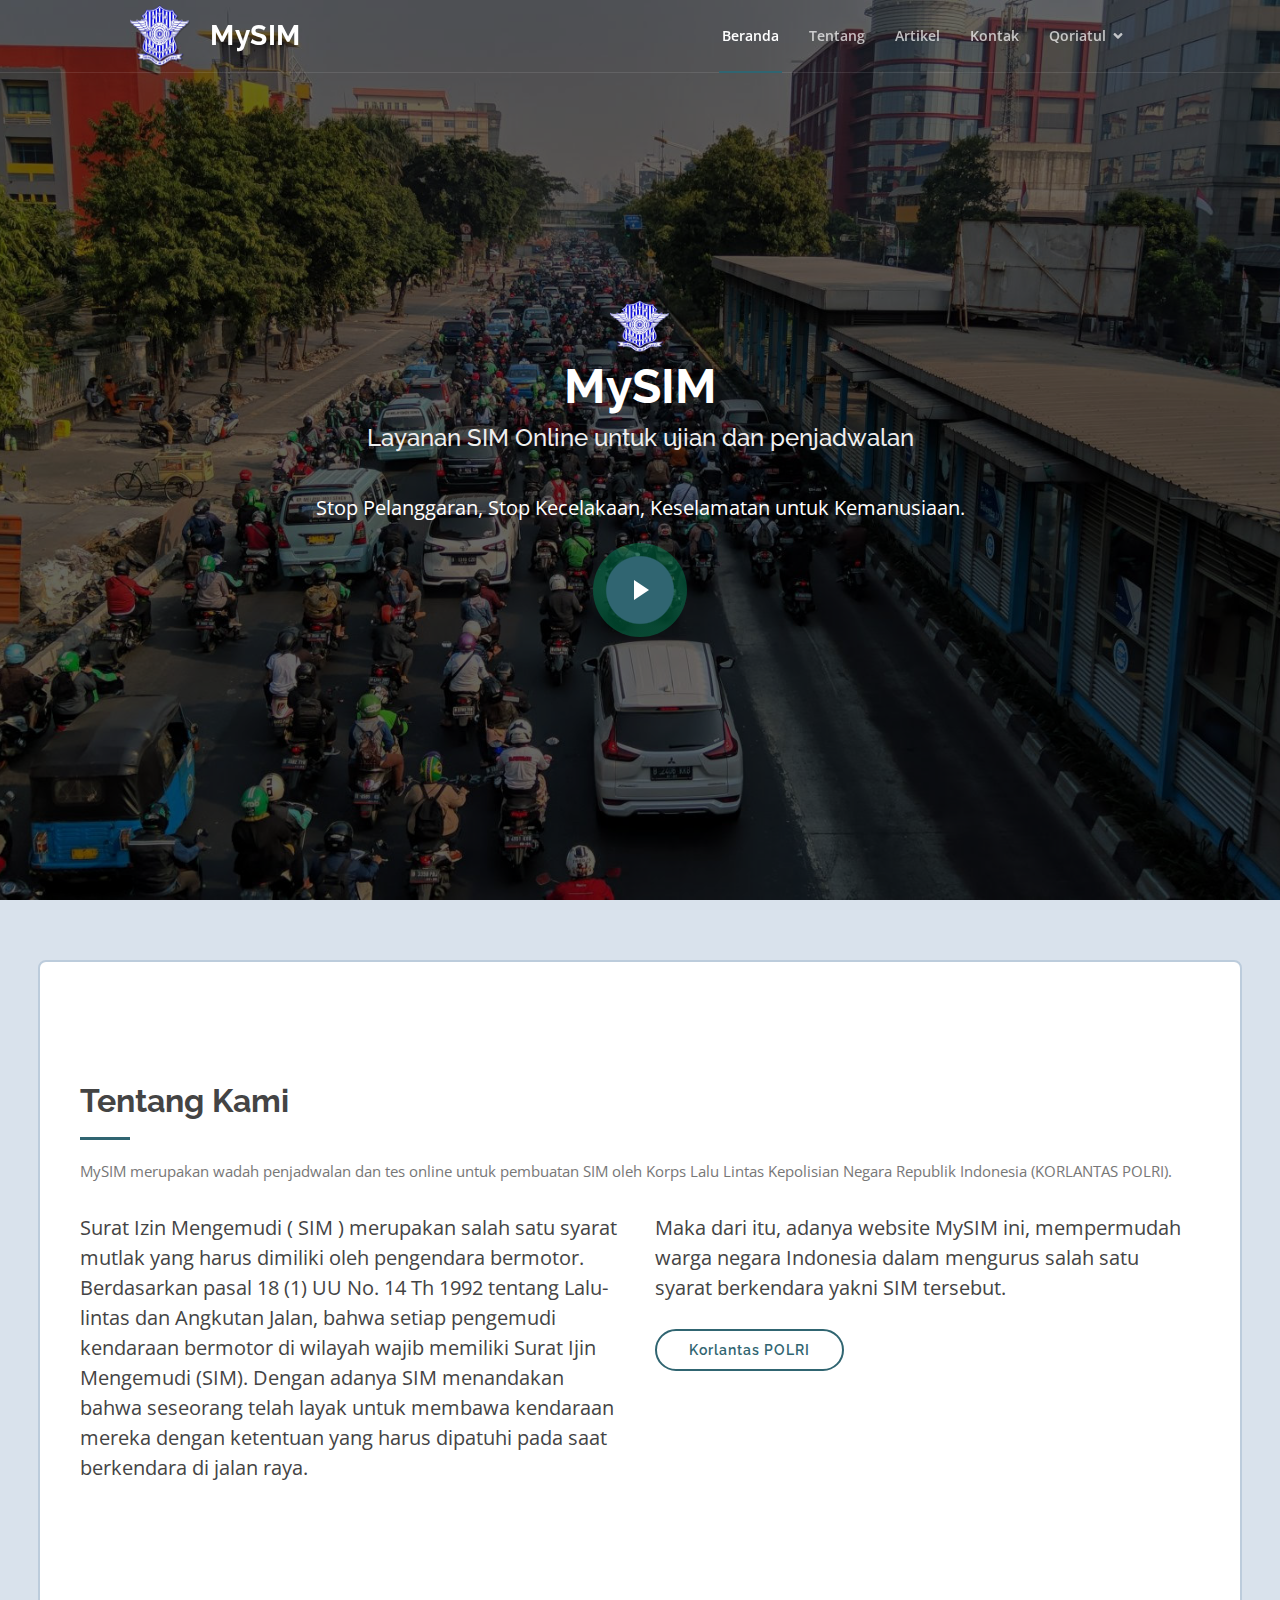
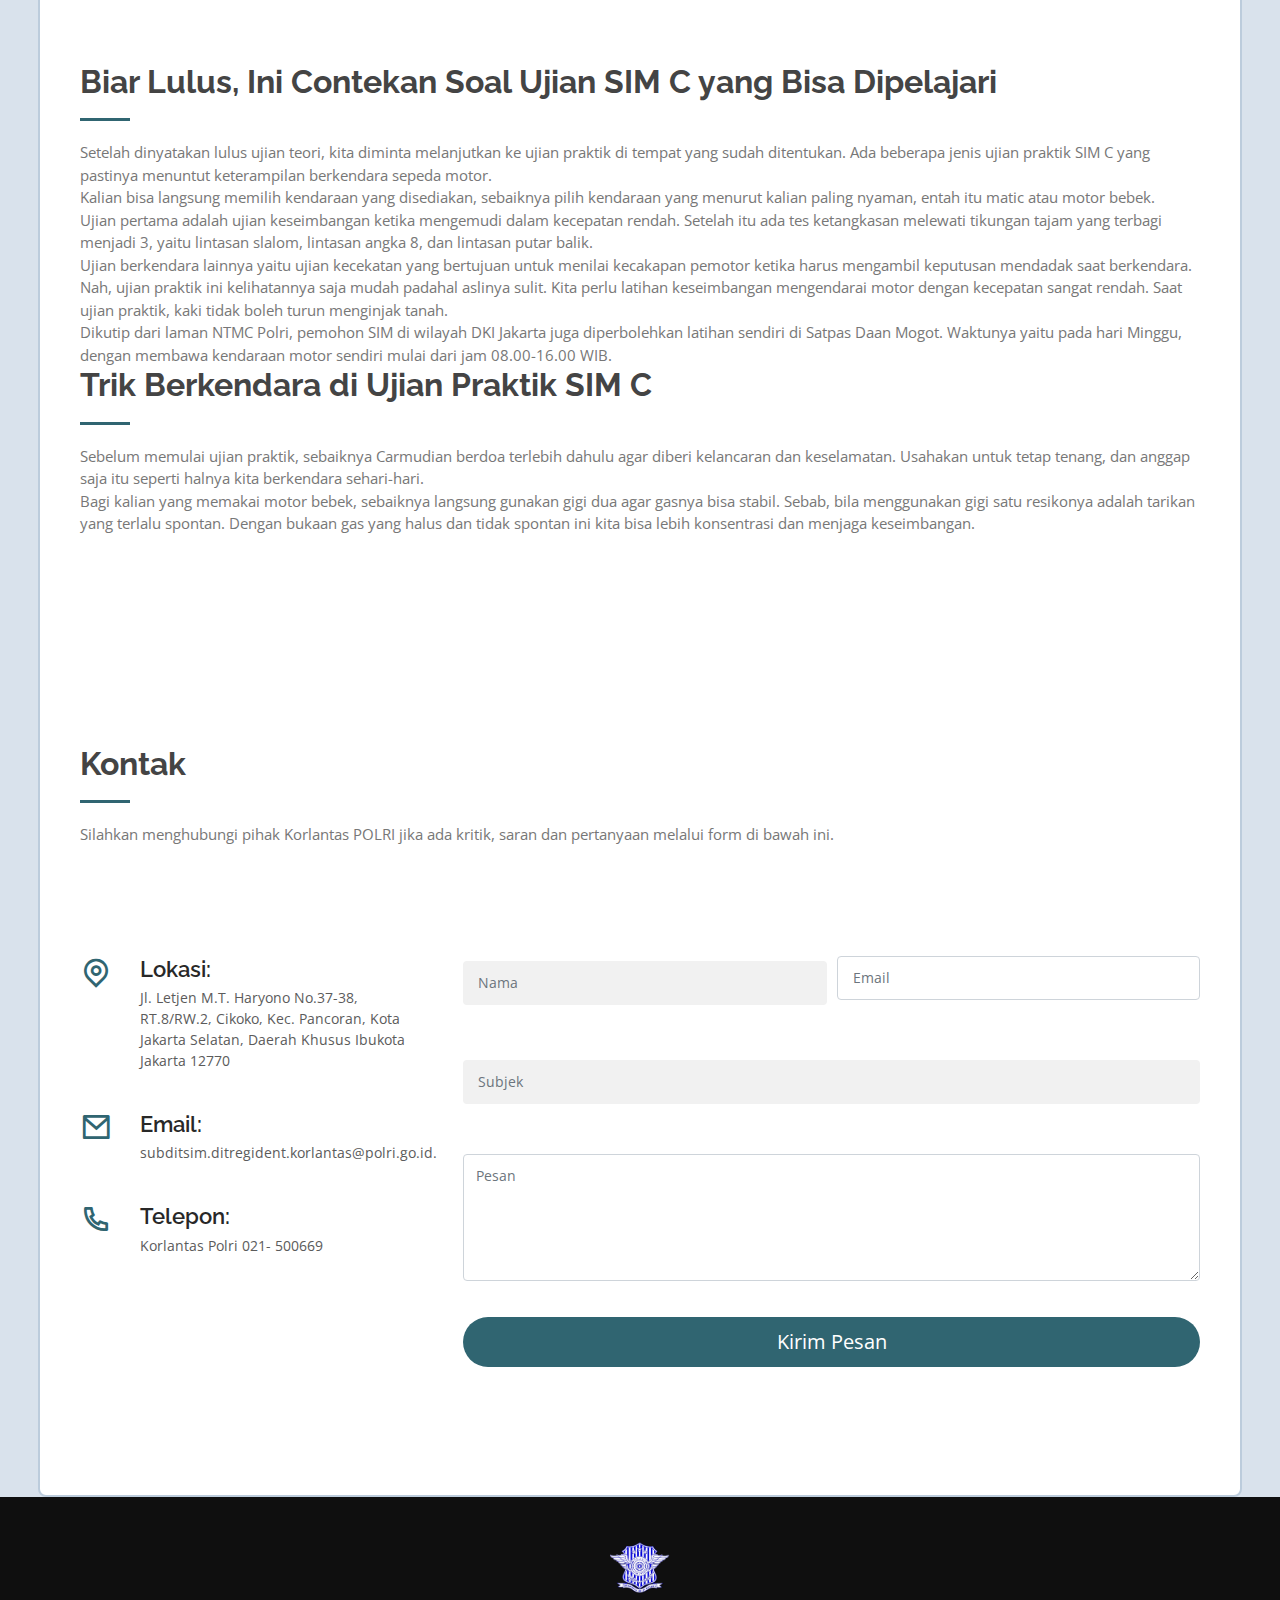
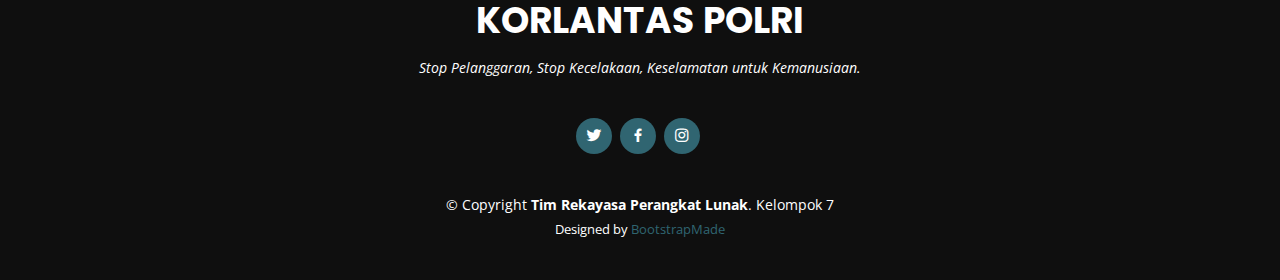
<file: mysim/Sudahtes.html>
<!DOCTYPE html>
<html lang="en">

<head>
  <meta charset="utf-8">
  <meta content="width=device-width, initial-scale=1.0" name="viewport">

  <title>MySIM: Layanan SIM Online POLRI </title>
  <meta content="" name="descriptison">
  <meta content="" name="keywords">

  <!-- Favicons -->
  <link href="assets/img/unnamed.png" rel="icon">
  <link href="assets/img/apple-touch-icon.png" rel="apple-touch-icon">

  <!-- Google Fonts -->
  <link href="https://fonts.googleapis.com/css?family=Open+Sans:300,300i,400,400i,600,600i,700,700i|Raleway:300,300i,400,400i,500,500i,600,600i,700,700i|Poppins:300,300i,400,400i,500,500i,600,600i,700,700i" rel="stylesheet">

  <!-- Vendor CSS Files -->
  <link href="assets/vendor/bootstrap/css/bootstrap.min.css" rel="stylesheet">
  <link href="assets/vendor/icofont/icofont.min.css" rel="stylesheet">
  <link href="assets/vendor/boxicons/css/boxicons.min.css" rel="stylesheet">
  <link href="assets/vendor/remixicon/remixicon.css" rel="stylesheet">
  <link href="assets/vendor/venobox/venobox.css" rel="stylesheet">
  <link href="assets/vendor/owl.carousel/assets/owl.carousel.min.css" rel="stylesheet">

  <!-- Template Main CSS File -->
  <link href="assets/css/style.css" rel="stylesheet">
  <link href="assets/css/kalender.css" rel="stylesheet">
  <link href="assets/css/baru.css" rel= "stylesheet">
 

</head>



<body>

  <!-- ======= Header ======= -->
  <header id="header" class="fixed-top ">
    <div class="container-fluid">

      <div class="row justify-content-center">
        <img src="assets/img/korlantas.png">
        <div class="col-xl-9 d-flex align-items-center justify-content-between">
          <h1 class="logo"><a href="index.html">MySIM
          </a></h1>
          <nav class="nav-menu d-none d-lg-block">
            <ul>
              <li class="active"><a href="#hero">Beranda</a></li>
              <li><a href="#about">Tentang</a></li>
              <li><a href="#services">Artikel</a></li>
              <li><a href="#contact">Kontak</a></li>
              <li class="drop-down"><a href="">Qoriatul</a>
                <ul>
                  
                  <li><button onclick="document.getElementById('id03').style.display='block'" style="background-color: white;color:black">Profil</button></li>
                  <div id="id03" class="modal">
                      <form class="modal-content animate" action="/action_page.php" method="post">
                        <span onclick="document.getElementById('id03').style.display='none'" class="close" title="Close Modal">&times;</span>
                        <div class="sabar">
                            
                            <img src="assets/img/akun.png" alt="Avatar" style="margin-top:40px">
                            <h2 style="margin-top:35px;color:white">Data Diri</h2> 
                        </div>
                        <div class="card">

                        <table>
                        
                          <tr>
                            <td class="halu">Kewarganegaraan</td>
                            <td>:</td>
                            <td>WNI</td>
                        
                          </tr>
                          <tr>
                            <td class="halu">NIK</td>
                            <td>:</td>
                            <td>1271123456789</td>
                        
                          </tr>
                          <tr>
                            <td class="halu">Nama Lengkap</td>
                            <td>:</td>
                            <td>Qoriatul K</td>
                         
                        
                          </tr>
                          <tr>
                            <td class="halu">Tinggi</td>
                            <td>:</td>
                            <td>160 cm</td>
                        
                        </tr>
                         <tr>
                            <td class="halu">Gol. Darah</td>
                            <td>:</td>
                            <td>O</td>
                        
                          </tr>
                          <tr>
                            <td class="halu">Kode Pos</td>
                            <td>:</td>
                            <td>123456</td>
                        
                          </tr>
                          <tr>
                            <td class="halu">Kota</td>
                            <td>:</td>
                            <td>Medan</td>
                         
                        
                          </tr>
                          <tr>
                            <td class="halu">Alamat</td>
                            <td>:</td>
                            <td>Martubung 2</td>
                        
                          </tr>
                         <tr>
                            <td class="halu">No. Handphone</td>
                            <td>:</td>
                            <td>081234567890</td>
                        
                        </tr>
                          <tr>
                            <td class="halu">Pendidikan</td>
                            <td>:</td>
                            <td>S1</td>
                        
                          </tr>
                          <tr>
                            <td class="halu">Pekerjaan</td>
                            <td>:</td>
                            <td>Belum Bekerja</td>
                        </tr>
                        <tr>
                            <td class="halu">Jenis Permohonan</td>
                            <td>:</td>
                            <td>SIM Baru</td>
                        </tr>

                        <tr>
                            <td class="halu">Golongan SIM</td>
                            <td>:</td>
                            <td>C</td>
                        </tr>
                        <tr>
                            <td class="halu">Alamat Email</td>
                            <td>:</td>
                            <td>qoriatul@gmail.com</td>
                        </tr>
                        <tr>
                            <td class="halu">POLDA Kedatangan</td>
                            <td>:</td>
                            <td>Medan</td>
                        </tr>

                        <tr>
                            <td class="halu">SATPAS Kedatangan</td>
                            <td>:</td>
                            <td>Medan</td>
                        </tr>
                        <tr>
                            <td class="halu">Alamat SATPAS</td>
                            <td>:</td>
                            <td>Jln. Bhayangkara</td>
                        </tr>
                        
                        </table>
                    </div>
    <div class="container" style="background-color:#f1f1f1">
        
    </div>
  </form>
</div>
<script>
    // Get the modal
    var modal = document.getElementById('id03');
    
    // When the user clicks anywhere outside of the modal, close it
    window.onclick = function(event) {
        if (event.target == modal) {
            modal.style.display = "none";
        }
    }
    </script>
                  <li><button onclick="document.getElementById('id09').style.display='block'" style="background-color: white;color:black">Jadwal</button></li>
                  <div id="id09" class="modal">
                    <form class="modal-content animate" action="/action_page.php" method="post">
                      <div class="imgcontainer">
                            
                        <img src="assets/img/akun.png" alt="Avatar" style="margin-top:40px">
                        <h2 style="margin-top:35px;color:white">Tes Terjadwal</h2>
                       
                    </div>
                    <div class="card">
                      <table>
                        <tr>
                          <td class="halu">Jadwal</td>
                          <td>:</td>
                          <td>18/05/2020</td>
                        </tr>
                      </table>
                      <h2 style="color:red">Jadwal sudah lewat.</h2>
                    </div>
                      <span onclick="document.getElementById('id09').style.display='none'" class="close" title="Close Modal">&times;</span>
                    </form>
                    </div>
                  <!--tes-->
                  <li><button onclick="document.getElementById('id05').style.display='block'" style="background-color: white;color:black">Tes</button></li>
                  <div id="id05" class="modal">
                    <form class="modal-content animate" action="/action_page.php" method="post">
                    <div class="card">
                 
                        <h2 style="color:red">Anda telah melewati Tes.</h2>
                      </div>
                      <span onclick="document.getElementById('id05').style.display='none'" class="close" title="Close Modal">&times;</span>
                      </form>
                  </div>
                  <li><button style="background-color: white;color:black;display:block"><a href="index.html">Keluar</a></button></li>
                </ul>
              </li>

            </ul>
         
        </div>
        
      </div>

    </div>
  </header><!-- End Header -->

  <!-- ======= Hero Section ======= -->
  <section id="hero" class="d-flex flex-column justify-content-center">
    <div class="container">
      <div class="row justify-content-center">
        <div class="col-xl-8">
          <img src="assets/img/korlantas.png" class="img">
          <h1>MySIM</h1>
          <h2>Layanan SIM Online untuk ujian dan penjadwalan</h2>
          <p style="color:white">Stop Pelanggaran, Stop Kecelakaan, Keselamatan untuk Kemanusiaan.</p>
          <a href="https://www.youtube.com/watch?v=R2fzt1jVvLg" class="venobox play-btn mb-4" data-vbtype="video" data-autoplay="true"></a>
        </div>
      </div>
    </div>
  </section><!-- End Hero -->

  <main id="main">


    <!-- ======= About Us Section ======= -->
    <section id="about" class="about">
      <div class="container">

        <div class="section-title">
          <h2>Tentang Kami</h2>
          <p>MySIM merupakan wadah penjadwalan dan tes online untuk pembuatan SIM oleh Korps Lalu Lintas Kepolisian Negara Republik Indonesia (KORLANTAS POLRI). 
            
          </p>
        </div>

        <div class="row content">
          <div class="col-lg-6">
            <p>
              Surat Izin Mengemudi ( SIM ) merupakan salah satu syarat mutlak yang harus dimiliki oleh pengendara bermotor. Berdasarkan pasal 18 (1) UU No. 14 Th 1992 tentang Lalu-lintas dan Angkutan Jalan, bahwa setiap pengemudi kendaraan bermotor di wilayah wajib memiliki Surat Ijin Mengemudi (SIM). Dengan adanya SIM menandakan bahwa seseorang telah layak untuk membawa kendaraan mereka dengan ketentuan yang harus dipatuhi pada saat berkendara di jalan raya.
            </p>
          </div>
          <div class="col-lg-6 pt-4 pt-lg-0">
            <p>
              Maka dari itu, adanya website MySIM ini, mempermudah warga negara Indonesia dalam mengurus salah satu syarat berkendara yakni SIM tersebut. 

            </p>
            <a href="https://korlantas.polri.go.id" class="btn-learn-more">Korlantas POLRI</a>
          </div>
        </div>

      </div>
    </section><!-- End About Us Section -->

    <!-- ======= Services Section ======= -->
    <section id="services" class="services">
        <div class="container">
  
          <div class="section-title">
            <h2>Biar Lulus, Ini Contekan Soal Ujian SIM C yang Bisa Dipelajari</h2>
            <p>Setelah dinyatakan lulus ujian teori, kita diminta melanjutkan ke ujian praktik di tempat yang sudah ditentukan. Ada beberapa jenis ujian praktik SIM C yang pastinya menuntut keterampilan berkendara sepeda motor.</p>
            <p>Kalian bisa langsung memilih kendaraan yang disediakan, sebaiknya pilih kendaraan yang menurut kalian paling nyaman, entah itu matic atau motor bebek.</p>
            <p>Ujian pertama adalah ujian keseimbangan ketika mengemudi dalam kecepatan rendah. Setelah itu ada tes ketangkasan melewati tikungan tajam yang terbagi menjadi 3, yaitu lintasan slalom, lintasan angka 8, dan lintasan putar balik.</p>
            <p>Ujian berkendara lainnya yaitu ujian kecekatan yang bertujuan untuk menilai kecakapan pemotor ketika harus mengambil keputusan mendadak saat berkendara.</p>
            <p>Nah, ujian praktik ini kelihatannya saja mudah padahal aslinya sulit. Kita perlu latihan keseimbangan mengendarai motor dengan kecepatan sangat rendah. Saat ujian praktik, kaki tidak boleh turun menginjak tanah.</p>
            <p>Dikutip dari laman NTMC Polri, pemohon SIM di wilayah DKI Jakarta juga diperbolehkan latihan sendiri di Satpas Daan Mogot. Waktunya yaitu pada hari Minggu, dengan membawa kendaraan motor sendiri mulai dari jam 08.00-16.00 WIB.</p>
            <h2>Trik Berkendara di Ujian Praktik SIM C</h2>
            <p>Sebelum memulai ujian praktik, sebaiknya Carmudian berdoa terlebih dahulu agar diberi kelancaran dan keselamatan. Usahakan untuk tetap tenang, dan anggap saja itu seperti halnya kita berkendara sehari-hari.</p>
              
            <p>Bagi kalian yang memakai motor bebek, sebaiknya langsung gunakan gigi dua agar gasnya bisa stabil. Sebab, bila menggunakan gigi satu resikonya adalah tarikan yang terlalu spontan. Dengan bukaan gas yang halus dan tidak spontan ini kita bisa lebih konsentrasi dan menjaga keseimbangan.</p>
          </div>
  
      
        </div>
      </section><!-- End Services Section -->
  
      
      <!-- ======= Contact Section ======= -->
      <section id="contact" class="contact">
        <div class="container">
  
          <div class="section-title">
            <h2>Kontak</h2>
            <p>Silahkan menghubungi pihak Korlantas POLRI jika ada kritik, saran dan pertanyaan melalui form di bawah ini.</p>
          </div>
        </div>
  
  
        <div class="container">
  
          <div class="row mt-5">
  
            <div class="col-lg-4">
              <div class="info">
                <div class="address">
                  <i class="ri-map-pin-line"></i>
                  <h4>Lokasi:</h4>
                  <p>Jl. Letjen M.T. Haryono No.37-38, RT.8/RW.2, Cikoko, Kec. Pancoran, Kota Jakarta Selatan, Daerah Khusus Ibukota Jakarta 12770</p>
                </div>
  
                <div class="email">
                  <i class="ri-mail-line"></i>
                  <h4>Email:</h4>
                  <p> subditsim.ditregident.korlantas@polri.go.id.</p>
                </div>
  
                <div class="phone">
                  <i class="ri-phone-line"></i>
                  <h4>Telepon:</h4>
                  <p> Korlantas Polri 021- 500669</p>
                </div>
  
              </div>
  
            </div>
  
            <div class="col-lg-8 mt-5 mt-lg-0">
  
              <form action="forms/contact.php" method="post" role="form" class="php-email-form">
                <div class="form-row">
                  <div class="col-md-6 form-group">
                    <input type="text" name="name" class="form-control" id="name" placeholder="Nama" data-rule="minlen:4" data-msg="Please enter at least 4 chars" />
                    <div class="validate"></div>
                  </div>
                  <div class="col-md-6 form-group">
                    <input type="email" class="form-control" name="email" id="email" placeholder="Email" data-rule="email" data-msg="Please enter a valid email" />
                    <div class="validate"></div>
                  </div>
                </div>
                <div class="form-group">
                  <input type="text" class="form-control" name="subject" id="subject" placeholder="Subjek" data-rule="minlen:4" data-msg="Please enter at least 8 chars of subject" />
                  <div class="validate"></div>
                </div>
                <div class="form-group">
                  <textarea class="form-control" name="message" rows="5" data-rule="required" data-msg="Please write something for us" placeholder="Pesan"></textarea>
                  <div class="validate"></div>
                </div>
                <div class="mb-3">
                  <div class="loading">Loading</div>
                  <div class="error-message"></div>
                  <div class="sent-message">Pesan Terkirim. Terima Kasih.</div>
                </div>
                <div class="text-center"><button type="submit">Kirim Pesan</button></div>
              </form>
  
            </div>
  
          </div>
  
        </div>
      </section><!-- End Contact Section -->
  
    </main><!-- End #main -->
  
    <!-- ======= Footer ======= -->
    <footer id="footer">
      <div class="container">
        <img src="assets/img/korlantas.png">
        <h3>KORLANTAS POLRI</h3>
        <p>Stop Pelanggaran, Stop Kecelakaan, Keselamatan untuk Kemanusiaan.</p>
        <div class="social-links">
          <a href="https://twitter.com/simonlineid" class="twitter"><i class="bx bxl-twitter"></i></a>
          <a href="https://facebook.com/dikmaslantaspolri" class="facebook"><i class="bx bxl-facebook"></i></a>
          <a href="https://instagram.com/simonlineid" class="instagram"><i class="bx bxl-instagram"></i></a>
        </div>
        <div class="copyright">
          &copy; Copyright <strong><span>Tim Rekayasa Perangkat Lunak</span></strong>. Kelompok 7
        </div>
        <div class="credits">
          <!-- All the links in the footer should remain intact. -->
          <!-- You can delete the links only if you purchased the pro version. -->
          <!-- Licensing information: https://bootstrapmade.com/license/ -->
          <!-- Purchase the pro version with working PHP/AJAX contact form: https://bootstrapmade.com/knight-simple-one-page-bootstrap-template/ -->
          Designed by <a href="https://bootstrapmade.com/">BootstrapMade</a>
        </div>
      </div>
    </footer><!-- End Footer -->
  
    <div id="preloader"></div>
    <a href="#" class="back-to-top"><i class="ri-arrow-up-line"></i></a>
  
    <!-- Vendor JS Files -->
    <script src="assets/vendor/jquery/jquery.min.js"></script>
    <script src="assets/vendor/bootstrap/js/bootstrap.bundle.min.js"></script>
    <script src="assets/vendor/jquery.easing/jquery.easing.min.js"></script>
    <script src="assets/vendor/php-email-form/validate.js"></script>
    <script src="assets/vendor/waypoints/jquery.waypoints.min.js"></script>
    <script src="assets/vendor/counterup/counterup.min.js"></script>
    <script src="assets/vendor/isotope-layout/isotope.pkgd.min.js"></script>
    <script src="assets/vendor/venobox/venobox.min.js"></script>
    <script src="assets/vendor/owl.carousel/owl.carousel.min.js"></script>
  
    <!-- Template Main JS File -->
    <script src="assets/js/main.js"></script>
  
  </body>
  
  </html>
</file>
<file: mysim/assets/vendor/venobox/venobox.css>
/* ------ venobox.css --------*/
.vbox-overlay *, .vbox-overlay *:before, .vbox-overlay *:after{
    -webkit-backface-visibility: hidden;
    -webkit-box-sizing:border-box;
    -moz-box-sizing:border-box;
    box-sizing:border-box;
}
.vbox-overlay * { 
    -webkit-backface-visibility: visible;
    backface-visibility: visible;
}
.vbox-overlay{
    display: -webkit-flex;
    display: flex;
    -webkit-flex-direction: column;
    flex-direction: column;
    -webkit-justify-content: center;
    justify-content: center;
    -webkit-align-items: center;
    align-items: center;
    position: fixed;
    left: 0;
    top: 0;
    bottom: 0;
    right: 0;
    z-index: 999999;
}

/* ----- navigation ----- */
.vbox-title{
    width: 100%;
    height: 40px;
    float: left;
    text-align: center;
    line-height: 28px;
    font-size: 12px;
    padding: 6px 50px;
    overflow: hidden;
    position: fixed;
    display: none;
    left: 0;
    z-index: 89;
}
.vbox-close{
    cursor: pointer;
    position: fixed;
    top: -1px;
    right: 0;
    width: 50px;
    height: 40px;
    padding: 6px;
    display: block;
    background-position:10px center;
    overflow: hidden;
    font-size: 24px;
    line-height: 1;
    text-align: center;
    z-index: 99;
}
.vbox-left{
    cursor: pointer;
    position: fixed;
    left: 0;
    height: 40px;
    overflow: hidden;
    line-height: 28px;
    font-size: 12px;
    z-index: 99;
    display: flex;
    align-items:center;
}
.vbox-num{
    display: inline-block;
    margin: 6px 0 6px 15px;
}
/* ----- Social share ----- */
.vbox-share{
    line-height: 28px;
    font-size: 12px;
    overflow: hidden;
    position: fixed;
    left: 0;
    z-index: 98;
    display: flex;
    align-items:center;
    justify-content: center;
    width: 100%;
    text-align: center;
}
.vbox-share svg{
    max-height: 28px;
    width: 28px;
    z-index: 10;
    margin-left: 12px;
    margin-top: 6px;
    margin-bottom: 6px;
    vertical-align: middle;
}


/* ----- navigation ARROWS ----- */
.vbox-next, .vbox-prev{
    position: fixed;
    top: 50%;
    margin-top: -15px;
    overflow: hidden;
    cursor: pointer;
    display: block;
    width: 45px;
    height: 45px;
    z-index: 99;
}
.vbox-next span, .vbox-prev span{
    position: relative;
    width: 20px;
    height: 20px;
    border: 2px solid transparent;
    border-top-color: #B6B6B6;
    border-right-color: #B6B6B6;
    text-indent: -100px;
    position: absolute;
    top: 8px;
    display: block;
}
.vbox-prev{
    left: 15px;
}
.vbox-next{
    right: 15px;
}
.vbox-prev span{
    left: 10px;
    -ms-transform: rotate(-135deg);
    -webkit-transform: rotate(-135deg);
    transform: rotate(-135deg);
}
.vbox-next span{
    -ms-transform: rotate(45deg);
    -webkit-transform: rotate(45deg);
    transform: rotate(45deg);
    right: 10px;
}
/* ------- inline window ------ */
.vbox-inline{
    width: 420px;
    height: 315px;
    height: 70vh;
    padding: 10px;
    background: #fff;
    margin: 0 auto;
    overflow: auto;
    text-align: left;
}
/* ------- Video & iFrames window ------ */
.venoframe{
    max-width: 100%;
    width: 100%;
    border: none;
    width: 100%;
    height: 260px;
    height: 70vh;
}
.venoframe.vbvid{
    height: 260px;
}
@media (min-width: 768px) {
    .venoframe, .vbox-inline{
        width: 90%;
        height: 360px;
        height: 70vh;
    }
    .venoframe.vbvid{
        width: 640px;
        height: 360px;
    }
}
@media (min-width: 992px) {
    .venoframe, .vbox-inline{
        max-width: 1200px;
        width: 80%;
        height: 540px;
        height: 70vh;
    }
    .venoframe.vbvid{
        width: 960px;
        height: 540px;
    }
}
/* 
Please do NOT edit this part! 
or at least read this note: http://i.imgur.com/7C0ws9e.gif
*/
.vbox-open{
    overflow: hidden;
}
.vbox-container{
    position: absolute;
    left: 0;
    right: 0;
    top: 0;
    bottom: 0;
    overflow-x: hidden;
    overflow-y: scroll;
    overflow-scrolling: touch;
    -webkit-overflow-scrolling: touch;
    z-index: 20;
    max-height: 100%;

}

.vbox-content{
    text-align: center;
    float: left;
    width: 100%;
    position: relative;
    overflow: hidden;
    padding: 20px 4%;
}
.vbox-container img{
    max-width: 100%;
    height: auto;
}
.vbox-figlio{
    box-shadow: 0 0 12px rgba(0,0,0,0.19), 0 6px 6px rgba(0,0,0,0.23);
    max-width: 100%;
    text-align: initial;
}
img.vbox-figlio{
    -webkit-user-select: none;
-khtml-user-select: none;
-moz-user-select: none;
-o-user-select: none;
user-select: none;
}
.vbox-content.swipe-left{
    margin-left: -200px !important;
}
.vbox-content.swipe-right{
    margin-left: 200px !important;
}
.vbox-animated{
    webkit-transition: margin 300ms ease-out;
    transition: margin 300ms ease-out;
}

/* ---------- preloader ----------
 * SPINKIT 
 * http://tobiasahlin.com/spinkit/
-------------------------------- */
.sk-double-bounce,.sk-rotating-plane{width:40px;height:40px;margin:40px auto}.sk-rotating-plane{background-color:#333;-webkit-animation:sk-rotatePlane 1.2s infinite ease-in-out;animation:sk-rotatePlane 1.2s infinite ease-in-out}@-webkit-keyframes sk-rotatePlane{0%{-webkit-transform:perspective(120px) rotateX(0) rotateY(0);transform:perspective(120px) rotateX(0) rotateY(0)}50%{-webkit-transform:perspective(120px) rotateX(-180.1deg) rotateY(0);transform:perspective(120px) rotateX(-180.1deg) rotateY(0)}100%{-webkit-transform:perspective(120px) rotateX(-180deg) rotateY(-179.9deg);transform:perspective(120px) rotateX(-180deg) rotateY(-179.9deg)}}@keyframes sk-rotatePlane{0%{-webkit-transform:perspective(120px) rotateX(0) rotateY(0);transform:perspective(120px) rotateX(0) rotateY(0)}50%{-webkit-transform:perspective(120px) rotateX(-180.1deg) rotateY(0);transform:perspective(120px) rotateX(-180.1deg) rotateY(0)}100%{-webkit-transform:perspective(120px) rotateX(-180deg) rotateY(-179.9deg);transform:perspective(120px) rotateX(-180deg) rotateY(-179.9deg)}}.sk-double-bounce{position:relative}.sk-double-bounce .sk-child{width:100%;height:100%;border-radius:50%;background-color:#333;opacity:.6;position:absolute;top:0;left:0;-webkit-animation:sk-doubleBounce 2s infinite ease-in-out;animation:sk-doubleBounce 2s infinite ease-in-out}.sk-chasing-dots .sk-child,.sk-spinner-pulse,.sk-three-bounce .sk-child{background-color:#333;border-radius:100%}.sk-double-bounce .sk-double-bounce2{-webkit-animation-delay:-1s;animation-delay:-1s}@-webkit-keyframes sk-doubleBounce{0%,100%{-webkit-transform:scale(0);transform:scale(0)}50%{-webkit-transform:scale(1);transform:scale(1)}}@keyframes sk-doubleBounce{0%,100%{-webkit-transform:scale(0);transform:scale(0)}50%{-webkit-transform:scale(1);transform:scale(1)}}.sk-wave{margin:40px auto;width:50px;height:40px;text-align:center;font-size:10px}.sk-wave .sk-rect{background-color:#333;height:100%;width:6px;display:inline-block;-webkit-animation:sk-waveStretchDelay 1.2s infinite ease-in-out;animation:sk-waveStretchDelay 1.2s infinite ease-in-out}.sk-wave .sk-rect1{-webkit-animation-delay:-1.2s;animation-delay:-1.2s}.sk-wave .sk-rect2{-webkit-animation-delay:-1.1s;animation-delay:-1.1s}.sk-wave .sk-rect3{-webkit-animation-delay:-1s;animation-delay:-1s}.sk-wave .sk-rect4{-webkit-animation-delay:-.9s;animation-delay:-.9s}.sk-wave .sk-rect5{-webkit-animation-delay:-.8s;animation-delay:-.8s}@-webkit-keyframes sk-waveStretchDelay{0%,100%,40%{-webkit-transform:scaleY(.4);transform:scaleY(.4)}20%{-webkit-transform:scaleY(1);transform:scaleY(1)}}@keyframes sk-waveStretchDelay{0%,100%,40%{-webkit-transform:scaleY(.4);transform:scaleY(.4)}20%{-webkit-transform:scaleY(1);transform:scaleY(1)}}.sk-wandering-cubes{margin:40px auto;width:40px;height:40px;position:relative}.sk-wandering-cubes .sk-cube{background-color:#333;width:10px;height:10px;position:absolute;top:0;left:0;-webkit-animation:sk-wanderingCube 1.8s ease-in-out -1.8s infinite both;animation:sk-wanderingCube 1.8s ease-in-out -1.8s infinite both}.sk-chasing-dots,.sk-spinner-pulse{width:40px;height:40px;margin:40px auto}.sk-wandering-cubes .sk-cube2{-webkit-animation-delay:-.9s;animation-delay:-.9s}@-webkit-keyframes sk-wanderingCube{0%{-webkit-transform:rotate(0);transform:rotate(0)}25%{-webkit-transform:translateX(30px) rotate(-90deg) scale(.5);transform:translateX(30px) rotate(-90deg) scale(.5)}50%{-webkit-transform:translateX(30px) translateY(30px) rotate(-179deg);transform:translateX(30px) translateY(30px) rotate(-179deg)}50.1%{-webkit-transform:translateX(30px) translateY(30px) rotate(-180deg);transform:translateX(30px) translateY(30px) rotate(-180deg)}75%{-webkit-transform:translateX(0) translateY(30px) rotate(-270deg) scale(.5);transform:translateX(0) translateY(30px) rotate(-270deg) scale(.5)}100%{-webkit-transform:rotate(-360deg);transform:rotate(-360deg)}}@keyframes sk-wanderingCube{0%{-webkit-transform:rotate(0);transform:rotate(0)}25%{-webkit-transform:translateX(30px) rotate(-90deg) scale(.5);transform:translateX(30px) rotate(-90deg) scale(.5)}50%{-webkit-transform:translateX(30px) translateY(30px) rotate(-179deg);transform:translateX(30px) translateY(30px) rotate(-179deg)}50.1%{-webkit-transform:translateX(30px) translateY(30px) rotate(-180deg);transform:translateX(30px) translateY(30px) rotate(-180deg)}75%{-webkit-transform:translateX(0) translateY(30px) rotate(-270deg) scale(.5);transform:translateX(0) translateY(30px) rotate(-270deg) scale(.5)}100%{-webkit-transform:rotate(-360deg);transform:rotate(-360deg)}}.sk-spinner-pulse{-webkit-animation:sk-pulseScaleOut 1s infinite ease-in-out;animation:sk-pulseScaleOut 1s infinite ease-in-out}@-webkit-keyframes sk-pulseScaleOut{0%{-webkit-transform:scale(0);transform:scale(0)}100%{-webkit-transform:scale(1);transform:scale(1);opacity:0}}@keyframes sk-pulseScaleOut{0%{-webkit-transform:scale(0);transform:scale(0)}100%{-webkit-transform:scale(1);transform:scale(1);opacity:0}}.sk-chasing-dots{position:relative;text-align:center;-webkit-animation:sk-chasingDotsRotate 2s infinite linear;animation:sk-chasingDotsRotate 2s infinite linear}.sk-chasing-dots .sk-child{width:60%;height:60%;display:inline-block;position:absolute;top:0;-webkit-animation:sk-chasingDotsBounce 2s infinite ease-in-out;animation:sk-chasingDotsBounce 2s infinite ease-in-out}.sk-chasing-dots .sk-dot2{top:auto;bottom:0;-webkit-animation-delay:-1s;animation-delay:-1s}@-webkit-keyframes sk-chasingDotsRotate{100%{-webkit-transform:rotate(360deg);transform:rotate(360deg)}}@keyframes sk-chasingDotsRotate{100%{-webkit-transform:rotate(360deg);transform:rotate(360deg)}}@-webkit-keyframes sk-chasingDotsBounce{0%,100%{-webkit-transform:scale(0);transform:scale(0)}50%{-webkit-transform:scale(1);transform:scale(1)}}@keyframes sk-chasingDotsBounce{0%,100%{-webkit-transform:scale(0);transform:scale(0)}50%{-webkit-transform:scale(1);transform:scale(1)}}.sk-three-bounce{margin:40px auto;width:80px;text-align:center}.sk-three-bounce .sk-child{width:20px;height:20px;display:inline-block;-webkit-animation:sk-three-bounce 1.4s ease-in-out 0s infinite both;animation:sk-three-bounce 1.4s ease-in-out 0s infinite both}.sk-circle .sk-child:before,.sk-fading-circle .sk-circle:before{display:block;border-radius:100%;content:'';background-color:#333}.sk-three-bounce .sk-bounce1{-webkit-animation-delay:-.32s;animation-delay:-.32s}.sk-three-bounce .sk-bounce2{-webkit-animation-delay:-.16s;animation-delay:-.16s}@-webkit-keyframes sk-three-bounce{0%,100%,80%{-webkit-transform:scale(0);transform:scale(0)}40%{-webkit-transform:scale(1);transform:scale(1)}}@keyframes sk-three-bounce{0%,100%,80%{-webkit-transform:scale(0);transform:scale(0)}40%{-webkit-transform:scale(1);transform:scale(1)}}.sk-circle{margin:40px auto;width:40px;height:40px;position:relative}.sk-circle .sk-child{width:100%;height:100%;position:absolute;left:0;top:0}.sk-circle .sk-child:before{margin:0 auto;width:15%;height:15%;-webkit-animation:sk-circleBounceDelay 1.2s infinite ease-in-out both;animation:sk-circleBounceDelay 1.2s infinite ease-in-out both}.sk-circle .sk-circle2{-webkit-transform:rotate(30deg);-ms-transform:rotate(30deg);transform:rotate(30deg)}.sk-circle .sk-circle3{-webkit-transform:rotate(60deg);-ms-transform:rotate(60deg);transform:rotate(60deg)}.sk-circle .sk-circle4{-webkit-transform:rotate(90deg);-ms-transform:rotate(90deg);transform:rotate(90deg)}.sk-circle .sk-circle5{-webkit-transform:rotate(120deg);-ms-transform:rotate(120deg);transform:rotate(120deg)}.sk-circle .sk-circle6{-webkit-transform:rotate(150deg);-ms-transform:rotate(150deg);transform:rotate(150deg)}.sk-circle .sk-circle7{-webkit-transform:rotate(180deg);-ms-transform:rotate(180deg);transform:rotate(180deg)}.sk-circle .sk-circle8{-webkit-transform:rotate(210deg);-ms-transform:rotate(210deg);transform:rotate(210deg)}.sk-circle .sk-circle9{-webkit-transform:rotate(240deg);-ms-transform:rotate(240deg);transform:rotate(240deg)}.sk-circle .sk-circle10{-webkit-transform:rotate(270deg);-ms-transform:rotate(270deg);transform:rotate(270deg)}.sk-circle .sk-circle11{-webkit-transform:rotate(300deg);-ms-transform:rotate(300deg);transform:rotate(300deg)}.sk-circle .sk-circle12{-webkit-transform:rotate(330deg);-ms-transform:rotate(330deg);transform:rotate(330deg)}.sk-circle .sk-circle2:before{-webkit-animation-delay:-1.1s;animation-delay:-1.1s}.sk-circle .sk-circle3:before{-webkit-animation-delay:-1s;animation-delay:-1s}.sk-circle .sk-circle4:before{-webkit-animation-delay:-.9s;animation-delay:-.9s}.sk-circle .sk-circle5:before{-webkit-animation-delay:-.8s;animation-delay:-.8s}.sk-circle .sk-circle6:before{-webkit-animation-delay:-.7s;animation-delay:-.7s}.sk-circle .sk-circle7:before{-webkit-animation-delay:-.6s;animation-delay:-.6s}.sk-circle .sk-circle8:before{-webkit-animation-delay:-.5s;animation-delay:-.5s}.sk-circle .sk-circle9:before{-webkit-animation-delay:-.4s;animation-delay:-.4s}.sk-circle .sk-circle10:before{-webkit-animation-delay:-.3s;animation-delay:-.3s}.sk-circle .sk-circle11:before{-webkit-animation-delay:-.2s;animation-delay:-.2s}.sk-circle .sk-circle12:before{-webkit-animation-delay:-.1s;animation-delay:-.1s}@-webkit-keyframes sk-circleBounceDelay{0%,100%,80%{-webkit-transform:scale(0);transform:scale(0)}40%{-webkit-transform:scale(1);transform:scale(1)}}@keyframes sk-circleBounceDelay{0%,100%,80%{-webkit-transform:scale(0);transform:scale(0)}40%{-webkit-transform:scale(1);transform:scale(1)}}.sk-cube-grid{width:40px;height:40px;margin:40px auto}.sk-cube-grid .sk-cube{width:33.33%;height:33.33%;background-color:#333;float:left;-webkit-animation:sk-cubeGridScaleDelay 1.3s infinite ease-in-out;animation:sk-cubeGridScaleDelay 1.3s infinite ease-in-out}.sk-cube-grid .sk-cube1{-webkit-animation-delay:.2s;animation-delay:.2s}.sk-cube-grid .sk-cube2{-webkit-animation-delay:.3s;animation-delay:.3s}.sk-cube-grid .sk-cube3{-webkit-animation-delay:.4s;animation-delay:.4s}.sk-cube-grid .sk-cube4{-webkit-animation-delay:.1s;animation-delay:.1s}.sk-cube-grid .sk-cube5{-webkit-animation-delay:.2s;animation-delay:.2s}.sk-cube-grid .sk-cube6{-webkit-animation-delay:.3s;animation-delay:.3s}.sk-cube-grid .sk-cube7{-webkit-animation-delay:0ms;animation-delay:0ms}.sk-cube-grid .sk-cube8{-webkit-animation-delay:.1s;animation-delay:.1s}.sk-cube-grid .sk-cube9{-webkit-animation-delay:.2s;animation-delay:.2s}@-webkit-keyframes sk-cubeGridScaleDelay{0%,100%,70%{-webkit-transform:scale3D(1,1,1);transform:scale3D(1,1,1)}35%{-webkit-transform:scale3D(0,0,1);transform:scale3D(0,0,1)}}@keyframes sk-cubeGridScaleDelay{0%,100%,70%{-webkit-transform:scale3D(1,1,1);transform:scale3D(1,1,1)}35%{-webkit-transform:scale3D(0,0,1);transform:scale3D(0,0,1)}}.sk-fading-circle{margin:40px auto;width:40px;height:40px;position:relative}.sk-fading-circle .sk-circle{width:100%;height:100%;position:absolute;left:0;top:0}.sk-fading-circle .sk-circle:before{margin:0 auto;width:15%;height:15%;-webkit-animation:sk-circleFadeDelay 1.2s infinite ease-in-out both;animation:sk-circleFadeDelay 1.2s infinite ease-in-out both}.sk-fading-circle .sk-circle2{-webkit-transform:rotate(30deg);-ms-transform:rotate(30deg);transform:rotate(30deg)}.sk-fading-circle .sk-circle3{-webkit-transform:rotate(60deg);-ms-transform:rotate(60deg);transform:rotate(60deg)}.sk-fading-circle .sk-circle4{-webkit-transform:rotate(90deg);-ms-transform:rotate(90deg);transform:rotate(90deg)}.sk-fading-circle .sk-circle5{-webkit-transform:rotate(120deg);-ms-transform:rotate(120deg);transform:rotate(120deg)}.sk-fading-circle .sk-circle6{-webkit-transform:rotate(150deg);-ms-transform:rotate(150deg);transform:rotate(150deg)}.sk-fading-circle .sk-circle7{-webkit-transform:rotate(180deg);-ms-transform:rotate(180deg);transform:rotate(180deg)}.sk-fading-circle .sk-circle8{-webkit-transform:rotate(210deg);-ms-transform:rotate(210deg);transform:rotate(210deg)}.sk-fading-circle .sk-circle9{-webkit-transform:rotate(240deg);-ms-transform:rotate(240deg);transform:rotate(240deg)}.sk-fading-circle .sk-circle10{-webkit-transform:rotate(270deg);-ms-transform:rotate(270deg);transform:rotate(270deg)}.sk-fading-circle .sk-circle11{-webkit-transform:rotate(300deg);-ms-transform:rotate(300deg);transform:rotate(300deg)}.sk-fading-circle .sk-circle12{-webkit-transform:rotate(330deg);-ms-transform:rotate(330deg);transform:rotate(330deg)}.sk-fading-circle .sk-circle2:before{-webkit-animation-delay:-1.1s;animation-delay:-1.1s}.sk-fading-circle .sk-circle3:before{-webkit-animation-delay:-1s;animation-delay:-1s}.sk-fading-circle .sk-circle4:before{-webkit-animation-delay:-.9s;animation-delay:-.9s}.sk-fading-circle .sk-circle5:before{-webkit-animation-delay:-.8s;animation-delay:-.8s}.sk-fading-circle .sk-circle6:before{-webkit-animation-delay:-.7s;animation-delay:-.7s}.sk-fading-circle .sk-circle7:before{-webkit-animation-delay:-.6s;animation-delay:-.6s}.sk-fading-circle .sk-circle8:before{-webkit-animation-delay:-.5s;animation-delay:-.5s}.sk-fading-circle .sk-circle9:before{-webkit-animation-delay:-.4s;animation-delay:-.4s}.sk-fading-circle .sk-circle10:before{-webkit-animation-delay:-.3s;animation-delay:-.3s}.sk-fading-circle .sk-circle11:before{-webkit-animation-delay:-.2s;animation-delay:-.2s}.sk-fading-circle .sk-circle12:before{-webkit-animation-delay:-.1s;animation-delay:-.1s}@-webkit-keyframes sk-circleFadeDelay{0%,100%,39%{opacity:0}40%{opacity:1}}@keyframes sk-circleFadeDelay{0%,100%,39%{opacity:0}40%{opacity:1}}.sk-folding-cube{margin:40px auto;width:40px;height:40px;position:relative;-webkit-transform:rotateZ(45deg);transform:rotateZ(45deg)}.sk-folding-cube .sk-cube{float:left;width:50%;height:50%;position:relative;-webkit-transform:scale(1.1);-ms-transform:scale(1.1);transform:scale(1.1)}.sk-folding-cube .sk-cube:before{content:'';position:absolute;top:0;left:0;width:100%;height:100%;background-color:#333;-webkit-animation:sk-foldCubeAngle 2.4s infinite linear both;animation:sk-foldCubeAngle 2.4s infinite linear both;-webkit-transform-origin:100% 100%;-ms-transform-origin:100% 100%;transform-origin:100% 100%}.sk-folding-cube .sk-cube2{-webkit-transform:scale(1.1) rotateZ(90deg);transform:scale(1.1) rotateZ(90deg)}.sk-folding-cube .sk-cube3{-webkit-transform:scale(1.1) rotateZ(180deg);transform:scale(1.1) rotateZ(180deg)}.sk-folding-cube .sk-cube4{-webkit-transform:scale(1.1) rotateZ(270deg);transform:scale(1.1) rotateZ(270deg)}.sk-folding-cube .sk-cube2:before{-webkit-animation-delay:.3s;animation-delay:.3s}.sk-folding-cube .sk-cube3:before{-webkit-animation-delay:.6s;animation-delay:.6s}.sk-folding-cube .sk-cube4:before{-webkit-animation-delay:.9s;animation-delay:.9s}@-webkit-keyframes sk-foldCubeAngle{0%,10%{-webkit-transform:perspective(140px) rotateX(-180deg);transform:perspective(140px) rotateX(-180deg);opacity:0}25%,75%{-webkit-transform:perspective(140px) rotateX(0);transform:perspective(140px) rotateX(0);opacity:1}100%,90%{-webkit-transform:perspective(140px) rotateY(180deg);transform:perspective(140px) rotateY(180deg);opacity:0}}@keyframes sk-foldCubeAngle{0%,10%{-webkit-transform:perspective(140px) rotateX(-180deg);transform:perspective(140px) rotateX(-180deg);opacity:0}25%,75%{-webkit-transform:perspective(140px) rotateX(0);transform:perspective(140px) rotateX(0);opacity:1}100%,90%{-webkit-transform:perspective(140px) rotateY(180deg);transform:perspective(140px) rotateY(180deg);opacity:0}}
</file>
<file: mysim/assets/css/baru.css>
/* The containr */
.containr {
    display: block;
    position: relative;
    padding-left: 35px;
    margin-bottom: 12px;
    cursor: pointer;
    font-size: 22px;
    -webkit-user-select: none;
    -moz-user-select: none;
    -ms-user-select: none;
    user-select: none;
  }
  
  /* Hide the browser's default radio button */
  .containr input {
    position: absolute;
    opacity: 0;
    cursor: pointer;
  }
  
  /* Create a custom radio button */
  .checkmark {
    position: absolute;
    top: 0;
    left: 0;
    height: 25px;
    width: 25px;
    background-color: #eee;
    border-radius: 50%;
  }
  
  /* On mouse-over, add a grey background color */
  .containr:hover input ~ .checkmark {
    background-color: #ccc;
  }
  
  /* When the radio button is checked, add a blue background */
  .containr input:checked ~ .checkmark {
    background-color: #2196F3;
  }
  
  /* Create the indicator (the dot/circle - hidden when not checked) */
  .checkmark:after {
    content: "";
    position: absolute;
    display: none;
  }
  
  /* Show the indicator (dot/circle) when checked */
  .containr input:checked ~ .checkmark:after {
    display: block;
  }
  
  /* Style the indicator (dot/circle) */
  .containr .checkmark:after {
       top: 9px;
      left: 9px;
      width: 8px;
      height: 8px;
      border-radius: 50%;
      background: white;
  }
  .custom-select {
    position: relative;
    font-family: Arial;
  }
  
  .custom-select select {
    display: none; /*hide original SELECT element:*/
  }
  
  .select-selected {
    background-color: #306571;
  }
  
  /*style the arrow inside the select element:*/
  .select-selected:after {
    position: absolute;
    content: "";
    top: 14px;
    right: 10px;
    width: 0;
    height: 0;
    border: 6px solid transparent;
    border-color: #fff transparent transparent transparent;
  }
  
  /*point the arrow upwards when the select box is open (active):*/
  .select-selected.select-arrow-active:after {
    border-color: transparent transparent #fff transparent;
    top: 7px;
  }
  
  /*style the items (options), including the selected item:*/
  .select-items div,.select-selected {
    color: #ffffff;
    padding: 8px 16px;
    border: 1px solid transparent;
    border-color: transparent transparent rgba(0, 0, 0, 0.1) transparent;
    cursor: pointer;
    user-select: none;
  }
  
  /*style items (options):*/
  .select-items {
    position: absolute;
    background-color: #306571;
    top: 100%;
    left: 0;
    right: 0;
    z-index: 99;
  }
  
  /*hide the items when the select box is closed:*/
  .select-hide {
    display: none;
  }
  
  .select-items div:hover, .same-as-selected {
    background-color: rgba(0, 0, 0, 0.1);
  }
</file>
<file: mysim/assets/css/soala.css>
.w3-btn-block {
    overflow: visible;
    white-space: normal;
}

img {
    margin: auto;
    max-width: 100%;
    display: block;
}
</file>
<file: mysim/assets/css/kalender.css>
:root {
    --teal-050: #effcf6;
    --teal-100: #c6f7e2;
    --teal-200: #8eedc7;
    --teal-300: #65d6ad;
    --teal-400: #3ebd93;
    --teal-500: #27ab83;
    --teal-600: #199473;
    --teal-700: #147d64;
    --teal-800: #0c6b58;
    --teal-900: #014d40;
    --blue-grey-050: #f0f4f8;
    --blue-grey-100: #d9e2ec;
    --blue-grey-200: #bcccdc;
    --blue-grey-300: #9fb3c8;
    --blue-grey-400: #829ab1;
    --blue-grey-500: #627d98;
    --blue-grey-600: #486581;
    --blue-grey-700: #334e68;
    --blue-grey-800: #243b53;
    --blue-grey-900: #102a43;
  }
  
  html {
    font-family: "Roboto", "Helvetica", "Arial", sans-serif;
    font-size: 125%;
    line-height: 1.4;
    font-weight: 400;
    color: var(--blue-grey-900);
  }
  
  body {
    min-height: 100vh;
    background: var(--blue-grey-100);
  }
  
  main {
    max-width: -webkit-max-content;
    max-width: -moz-max-content;
    max-width: max-content;
    margin: 3em auto 0 auto;
    padding: 1.5em;
    background-color: #fff;
    border: 2px solid var(--blue-grey-200);
    border-radius: 8px;
  }
  
  .month-indicator {
    color: var(--blue-grey-700);
    text-align: center;
    font-weight: 500;
  }
  
  .day-of-week,
  .date-grid {
    display: grid;
    grid-template-columns: repeat(7, 1fr);
  }
  
  .day-of-week {
    margin-top: 1.25em;
  }
  
  .day-of-week > * {
    font-size: 0.7em;
    color: var(--blue-grey-400);
    font-weight: 500;
    letter-spacing: 0.1em;
    font-variant: small-caps;
    text-align: center;
  }
  
  /* Dates */
  .date-grid {
    margin-top: 0.5em;
  }
  
  /* Positioning the first day */
  .date-grid button:first-child {
    grid-column: 6;
  }
  
  .date-grid button {
    position: relative;
    border: 0;
    width: 4.5ch;
    height: 4.5ch;
    border-radius: 50%;
    background-color: transparent;
    color: var(--blue-grey-600);
  }
  
  .date-grid button:hover,
  .date-grid button:focus {
    outline: none;
    background-color: var(--blue-grey-050);
    color: var(--blue-grey-700);
  }
  
  .date-grid button:active,
  .date-grid button.is-selected {
    background-color: var(--teal-100);
    color: var(--teal-900);
  }
</file>
<file: mysim/assets/css/style.css>
/**
* Template Name: KnightOne - v2.0.0
* Template URL: https://bootstrapmade.com/knight-simple-one-page-bootstrap-template/
* Author: BootstrapMade.com
* License: https://bootstrapmade.com/license/
*/

/*--------------------------------------------------------------
# General
--------------------------------------------------------------*/

body {
  font-family: "Open Sans", sans-serif;
  color: #444444;
}

a {
  color: #306571;
}
warna {
  font-family: "Segoe UI";
  font-size: 12px;
  color: white;

}
a:hover {
  color: #306571;
  text-decoration: none;
}

h1, h2, h3, h4, h5, h6 {
  font-family: "Raleway", sans-serif;
}

/*--------------------------------------------------------------
# Preloader
--------------------------------------------------------------*/
#preloader {
  position: fixed;
  top: 0;
  left: 0;
  right: 0;
  bottom: 0;
  z-index: 9999;
  overflow: hidden;
  background: #fff;
}

#preloader:before {
  content: "";
  position: fixed;
  top: calc(50% - 30px);
  left: calc(50% - 30px);
  border: 6px solid #306571;
  border-top-color: #fff;
  border-bottom-color: #fff;
  border-radius: 50%;
  width: 60px;
  height: 60px;
  -webkit-animation: animate-preloader 1s linear infinite;
  animation: animate-preloader 1s linear infinite;
}
input[type=text], input[type=password] {
  width: 100%;
  padding: 12px 20px;
  margin: 8px 0;
  display: inline-block;
  border: 1px solid #ccc;
  box-sizing: border-box;
}

/* Set a style for all buttons */
button {
  background-color: #306571;
  color: white;
  padding: 14px 20px;
  margin: 8px 0;
  border: none;
  cursor: pointer;
  width: 100%;
}

button:hover {
  opacity: 0.8;
}

/* Extra styles for the cancel button */
.cancelbtn {
  width: auto;
  padding: 10px 18px;
  background-color: #f44336;
}

/* Center the image and position the close button */
.imgcontainer {
  background-color: #306571;
  text-align: center;
  margin: 24px 0 0 0;
  margin-top: 0;
  position: relative;
}
.sabar{
  background-color:#306571;
  text-align: center;
  max-width: 700px;
  margin: 20px 0 0 0;
  margin-top: 0;
  position: relative;
}

img.avatar {
  width: 100%;
  margin-top:15px;
  border-radius: 50%;
}

.container {
  padding: 10px;
}

span.psw {
  float: right;
  padding-top: 16px;
}
.card {
  box-shadow: 0 4px 8px 0 rgba(0, 0, 0, 0.2);
  max-width: 500px;
  margin: auto;
  text-align: center;
  font-family: arial;
}
.cards {
  box-shadow: 0 4px 8px 0 rgba(0, 0, 0, 0.2);
  max-width: 700px;
  margin: auto;
  text-align: center;
  font-family: arial;
}
/* The container */
.containeer {
  display: block;
  position: relative;
  padding-left: 35px;
  margin-bottom: 12px;
  cursor: pointer;
  font-size: 22px;
  -webkit-user-select: none;
  -moz-user-select: none;
  -ms-user-select: none;
  user-select: none;
}

/* Hide the browser's default radio button */
.containeer input {
  position: absolute;
  opacity: 0;
  cursor: pointer;
}

/* Create a custom radio button */
.checkmark {
  position: absolute;
  top: 0;
  left: 0;
  height: 25px;
  width: 25px;
  background-color: #eee;
  border-radius: 50%;
}

/* On mouse-over, add a grey background color */
.containeer:hover input ~ .checkmark {
  background-color: #ccc;
}

/* When the radio button is checked, add a blue background */
.containeer input:checked ~ .checkmark {
  background-color: #2196F3;
}

/* Create the indicator (the dot/circle - hidden when not checked) */
.checkmark:after {
  content: "";
  position: absolute;
  display: none;
}

/* Show the indicator (dot/circle) when checked */
.containeer input:checked ~ .checkmark:after {
  display: block;
}

/* Style the indicator (dot/circle) */
.containeer .checkmark:after {
 	top: 9px;
	left: 9px;
	width: 8px;
	height: 8px;
	border-radius: 50%;
	background: white;
}
/* The Modal (background) */
.modal {
  display: none; /* Hidden by default */
  position: fixed; /* Stay in place */
  z-index: 1; /* Sit on top */
  left: 0;
  top: 0;
  width: 100%; /* Full width */
  height: 100%; /* Full height */
  overflow: auto; /* Enable scroll if needed */
  background-color: rgb(0,0,0); /* Fallback color */
  background-color: rgba(0,0,0,0.4); /* Black w/ opacity */
  padding-top: 60px;
}
.qori{
  background-color: #306571;
}
.submit {
  padding-left: 20;
width: 175px;
height: 52px;
background-color: #306571;

background: #306571;
}
/* Modal Content/Box */
.modal-content {
  background-color: #fefefe;
  margin: 5% auto 15% auto; /* 5% from the top, 15% from the bottom and centered */
  border: 1px solid #888;
  width: 60%; /* Could be more or less, depending on screen size */
}

/* The Close Button (x) */
.close {
  position: absolute;
  right: 25px;
  top: 0;
  color: #000;
  font-size: 35px;
  font-weight: bold;
}

.close:hover,
.close:focus {
  color: red;
  cursor: pointer;
}

/* Add Zoom Animation */
.animate {
  -webkit-animation: animatezoom 0.6s;
  animation: animatezoom 0.6s
}

@-webkit-keyframes animatezoom {
  from {-webkit-transform: scale(0)} 
  to {-webkit-transform: scale(1)}
}
  
@keyframes animatezoom {
  from {transform: scale(0)} 
  to {transform: scale(1)}
}

/* Change styles for span and cancel button on extra small screens */
@media screen and (max-width: 300px) {
  span.psw {
     display: block;
     float: none;
  }
  .cancelbtn {
     width: 100%;
  }
}
@-webkit-keyframes animate-preloader {
  0% {
    transform: rotate(0deg);
  }
  100% {
    transform: rotate(360deg);
  }
}

@keyframes animate-preloader {
  0% {
    transform: rotate(0deg);
  }
  100% {
    transform: rotate(360deg);
  }
}

/*--------------------------------------------------------------
# Back to top button
--------------------------------------------------------------*/
.back-to-top {
  position: fixed;
  display: none;
  right: 15px;
  bottom: 15px;
  z-index: 99999;
}

.back-to-top i {
  display: flex;
  align-items: center;
  justify-content: center;
  font-size: 24px;
  width: 40px;
  height: 40px;
  border-radius: 50px;
  background: #306571;
  color: #fff;
  transition: all 0.4s;
}

.back-to-top i:hover {
  background: #306571;
  color: #fff;
}

/*--------------------------------------------------------------
# Header
--------------------------------------------------------------*/
#header {
  transition: all 0.5s;
  z-index: 997;
  border-bottom: 1px solid rgba(255, 255, 255, 0.1);
}

#header.header-scrolled, #header.header-inner-pages {
  background: rgba(40, 40, 40, 0.9);
}

#header .logo {
  font-size: 28px;
  margin: 0;
  padding: 0;
  line-height: 1;
  font-weight: 700;
  letter-spacing: 0.5px;
}

#header .logo a {
  color: #fff;
}

#header .logo img {
  max-height: 40px;
}

@media (max-width: 992px) {
  #header {
    border: 0;
    padding: 15px 0;
  }
}

/*--------------------------------------------------------------
# Navigation Menu
--------------------------------------------------------------*/
/* Desktop Navigation */
.nav-menu ul {
  margin: 0;
  padding: 0;
  list-style: none;
}

.nav-menu > ul {
  display: flex;
}

.nav-menu > ul > li {
  position: relative;
  white-space: nowrap;
  margin: 0 12px;
}

.nav-menu a {
  display: block;
  position: relative;
  color: rgba(255, 255, 255, 0.7);
  transition: 0.3s;
  font-size: 14px;
  padding: 25px 3px;
  font-weight: 600;
  font-family: "Open Sans", sans-serif;
}

.nav-menu > ul > li > a:before {
  content: "";
  position: absolute;
  width: 100%;
  height: 2px;
  bottom: -2px;
  left: 0;
  background-color: #306571;
  visibility: hidden;
  width: 0px;
  transition: all 0.3s ease-in-out 0s;
}

.nav-menu a:hover:before, .nav-menu li:hover > a:before, .nav-menu .active > a:before {
  visibility: visible;
  width: 100%;
}

.nav-menu a:hover, .nav-menu .active > a, .nav-menu li:hover > a {
  color: #fff;
}

.nav-menu .drop-down ul {
  display: block;
  position: absolute;
  left: 0;
  top: calc(100% + 30px);
  z-index: 99;
  opacity: 0;
  visibility: hidden;
  padding: 10px 0;
  background: #fff;
  box-shadow: 0px 0px 30px rgba(127, 137, 161, 0.25);
  transition: 0.3s;
  border-top: 2px solid #306571;
}

.nav-menu .drop-down:hover > ul {
  opacity: 1;
  top: 100%;
  visibility: visible;
}

.nav-menu .drop-down li {
  min-width: 180px;
  position: relative;
}

.nav-menu .drop-down ul a {
  padding: 10px 20px;
  font-size: 14px;
  font-weight: 500;
  text-transform: none;
  color: #282828;
}

.nav-menu .drop-down ul a:hover, .nav-menu .drop-down ul .active > a, .nav-menu .drop-down ul li:hover > a {
  color: #306571;
}
img {

  padding: 5px;
  width: 70px;
}

.nav-menu .drop-down > a:after {
  content: "\ea99";
  font-family: IcoFont;
  padding-left: 5px;
}

.nav-menu .drop-down .drop-down ul {
  top: 0;
  left: calc(100% - 30px);
}

.nav-menu .drop-down .drop-down:hover > ul {
  opacity: 1;
  top: 0;
  left: 100%;
}

.nav-menu .drop-down .drop-down > a {
  padding-right: 35px;
}

.nav-menu .drop-down .drop-down > a:after {
  content: "\eaa0";
  font-family: IcoFont;
  position: absolute;
  right: 15px;
}

@media (max-width: 1366px) {
  .nav-menu .drop-down .drop-down ul {
    left: -90%;
  }
  .nav-menu .drop-down .drop-down:hover > ul {
    left: -100%;
  }
  .nav-menu .drop-down .drop-down > a:after {
    content: "\ea9d";
  }
}

/* Get Startet Button */
.get-started-btn {
  margin-left: 25px;
  background: #306571;
  color: #fff;
  border-radius: 50px;
  padding: 8px 25px 9px 25px;
  white-space: nowrap;
  transition: 0.3s;
  font-size: 14px;
  display: inline-block;
}

.get-started-btn:hover {
  background: #306571;
  color: #fff;
}

@media (max-width: 992px) {
  .get-started-btn {
    margin: 0 48px 0 0;
    padding: 6px 18px;
  }
}

/* Mobile Navigation */
.mobile-nav-toggle {
  position: fixed;
  right: 15px;
  top: 18px;
  z-index: 9998;
  border: 0;
  background: none;
  font-size: 24px;
  transition: all 0.4s;
  outline: none !important;
  line-height: 1;
  cursor: pointer;
  text-align: right;
}

.mobile-nav-toggle i {
  color: #fff;
}

.mobile-nav {
  position: fixed;
  top: 55px;
  right: 15px;
  bottom: 15px;
  left: 15px;
  z-index: 9999;
  overflow-y: auto;
  background: #fff;
  transition: ease-in-out 0.2s;
  opacity: 0;
  visibility: hidden;
  border-radius: 10px;
  padding: 10px 0;
}

.mobile-nav * {
  margin: 0;
  padding: 0;
  list-style: none;
}

.mobile-nav a {
  display: block;
  position: relative;
  color: #282828;
  padding: 10px 20px;
  font-weight: 500;
  outline: none;
}

.mobile-nav a:hover, .mobile-nav .active > a, .mobile-nav li:hover > a {
  color: #306571;
  text-decoration: none;
}

.mobile-nav .drop-down > a:after {
  content: "\ea99";
  font-family: IcoFont;
  padding-left: 10px;
  position: absolute;
  right: 15px;
}

.mobile-nav .active.drop-down > a:after {
  content: "\eaa1";
}

.mobile-nav .drop-down > a {
  padding-right: 35px;
}

.mobile-nav .drop-down ul {
  display: none;
  overflow: hidden;
}

.mobile-nav .drop-down li {
  padding-left: 20px;
}

.mobile-nav-overly {
  width: 100%;
  height: 100%;
  z-index: 9997;
  top: 0;
  left: 0;
  position: fixed;
  background: rgba(15, 15, 15, 0.6);
  overflow: hidden;
  display: none;
  transition: ease-in-out 0.2s;
}

.mobile-nav-active {
  overflow: hidden;
}

.mobile-nav-active .mobile-nav {
  opacity: 1;
  visibility: visible;
}

.mobile-nav-active .mobile-nav-toggle i {
  color: #fff;
}

/*--------------------------------------------------------------
# Hero Section
--------------------------------------------------------------*/
#hero {
  width: 100%;
  height: 100vh;
  background: url("../img/unnamed.jpg") top center;
  background-size: cover;
  position: relative;
}

#hero:before {
  content: "";
  background: rgba(0, 0, 0, 0.6);
  position: absolute;
  bottom: 0;
  top: 0;
  left: 0;
  right: 0;
}

#hero .container {
  padding-top: 72px;
  position: relative;
  text-align: center;
}

#hero h1 {
  margin: 0 0 10px 0;
  font-size: 48px;
  font-weight: 700;
  line-height: 56px;
  color: #fff;
}

#hero h2 {
  color: #eee;
  margin-bottom: 40px;
  font-size: 24px;
}

#hero .play-btn {
  width: 94px;
  height: 94px;
  margin: 0 auto;
  background: radial-gradient(#306571 50%, rgba(0, 153, 97, 0.4) 52%);
  border-radius: 50%;
  display: block;
  overflow: hidden;
  position: relative;
}

#hero .play-btn::after {
  content: '';
  position: absolute;
  left: 50%;
  top: 50%;
  transform: translateX(-40%) translateY(-50%);
  width: 0;
  height: 0;
  border-top: 10px solid transparent;
  border-bottom: 10px solid transparent;
  border-left: 15px solid #fff;
  z-index: 100;
  transition: all 400ms cubic-bezier(0.55, 0.055, 0.675, 0.19);
}

#hero .play-btn::before {
  content: '';
  position: absolute;
  width: 120px;
  height: 120px;
  -webkit-animation-delay: 0s;
  animation-delay: 0s;
  -webkit-animation: pulsate-btn 3s;
  animation: pulsate-btn 3s;
  -webkit-animation-direction: forwards;
  animation-direction: forwards;
  -webkit-animation-iteration-count: infinite;
  animation-iteration-count: infinite;
  -webkit-animation-timing-function: steps;
  animation-timing-function: steps;
  opacity: 1;
  border-radius: 50%;
  border: 5px solid#306571;
  top: -15%;
  left: -15%;
  background: rgba(198, 16, 0, 0);
}

#hero .play-btn:hover::after {
  border-left: 15px solid #306571;
  transform: scale(20);
}

#hero .play-btn:hover::before {
  content: '';
  position: absolute;
  left: 50%;
  top: 50%;
  transform: translateX(-40%) translateY(-50%);
  width: 0;
  height: 0;
  border: none;
  border-top: 10px solid transparent;
  border-bottom: 10px solid transparent;
  border-left: 15px solid #fff;
  z-index: 200;
  -webkit-animation: none;
  animation: none;
  border-radius: 0;
}

@media (min-width: 1024px) {
  #hero {
    background-attachment: fixed;
  }
}

@media (max-width: 768px) {
  #hero h1 {
    font-size: 28px;
    line-height: 36px;
  }
  #hero h2 {
    font-size: 18px;
    line-height: 24px;
    margin-bottom: 30px;
  }
}

@-webkit-keyframes pulsate-btn {
  0% {
    transform: scale(0.6, 0.6);
    opacity: 1;
  }
  100% {
    transform: scale(1, 1);
    opacity: 0;
  }
}

@keyframes pulsate-btn {
  0% {
    transform: scale(0.6, 0.6);
    opacity: 1;
  }
  100% {
    transform: scale(1, 1);
    opacity: 0;
  }
}

/*--------------------------------------------------------------
# Sections General
--------------------------------------------------------------*/
section {
  padding: 80px 0;
  overflow: hidden;
}

.section-bg {
  background-color: #76b0bd;
}

.section-title {
  padding-bottom: 30px;
}

.section-title h2 {
  font-size: 32px;
  font-weight: bold;
  margin-bottom: 20px;
  padding-bottom: 20px;
  position: relative;
}

.section-title h2::after {
  content: '';
  position: absolute;
  display: block;
  width: 50px;
  height: 3px;
  background: #306571;
  bottom: 0;
  left: 0;
}

.section-title p {
  margin-bottom: 0;
  color: #777777;
  font-size: 15px;
}

/*--------------------------------------------------------------
# About Us
--------------------------------------------------------------*/
.about .content h3 {
  font-weight: 600;
  font-size: 26px;
}

.about .content ul {
  list-style: none;
  padding: 0;
}

.about .content ul li {
  padding-left: 28px;
  position: relative;
}

.about .content ul li + li {
  margin-top: 10px;
}

.about .content ul i {
  position: absolute;
  left: 0;
  top: 2px;
  font-size: 20px;
  color: #306571;
  line-height: 1;
}

.about .content p:last-child {
  margin-bottom: 0;
}

.about .content .btn-learn-more {
  font-family: "Raleway", sans-serif;
  font-weight: 600;
  font-size: 14px;
  letter-spacing: 1px;
  display: inline-block;
  padding: 12px 32px;
  border-radius: 50px;
  transition: 0.3s;
  line-height: 1;
  color: #306571;
  -webkit-animation-delay: 0.8s;
  animation-delay: 0.8s;
  margin-top: 6px;
  border: 2px solid #306571;
}

.about .content .btn-learn-more:hover {
  background: #306571;
  color: #fff;
  text-decoration: none;
}

/*--------------------------------------------------------------
# Services
--------------------------------------------------------------*/
.services .icon-box {
  padding: 60px 30px;
  transition: all ease-in-out 0.3s;
  background: #fefefe;
  box-shadow: 0px 5px 90px 0px rgba(110, 123, 131, 0.1);
  border-radius: 18px;
  border-bottom: 5px solid #fff;
}

.services .icon-box .icon {
  width: 64px;
  height: 64px;
  background: #306571;
  border-radius: 50px;
  display: flex;
  align-items: center;
  justify-content: center;
  margin-bottom: 20px;
  transition: ease-in-out 0.3s;
  color: #fff;
}

.services .icon-box .icon i {
  font-size: 28px;
}

.services .icon-box h4 {
  font-weight: 700;
  margin-bottom: 15px;
  font-size: 24px;
}

.services .icon-box h4 a {
  color: #282828;
  transition: ease-in-out 0.3s;
}

.services .icon-box p {
  line-height: 24px;
  font-size: 14px;
  margin-bottom: 0;
}

.services .icon-box:hover {
  transform: translateY(-10px);
  border-color: #306571;
}

.services .icon-box:hover h4 a {
  color: #306571;
}

/*--------------------------------------------------------------
# Cta
--------------------------------------------------------------*/
.cta {
  background: linear-gradient(rgba(0, 0, 0, 0.6), rgba(0, 0, 0, 0.6)), url("../img/cta-bg.jpg") fixed center center;
  background-size: cover;
  padding: 120px 0;
}

.cta h3 {
  color: #fff;
  font-size: 28px;
  font-weight: 700;
}

.cta p {
  color: #fff;
}

.cta .cta-btn {
  font-family: "Raleway", sans-serif;
  font-weight: 500;
  font-size: 15px;
  letter-spacing: 1px;
  display: inline-block;
  padding: 12px 30px;
  border-radius: 2px;
  transition: 0.5s;
  margin: 10px;
  background: #306571;
  color: #fff;
  border-radius: 50px;
}

.cta .cta-btn:hover {
  background: #306571;
}

@media (max-width: 1024px) {
  .cta {
    background-attachment: scroll;
  }
}

@media (min-width: 769px) {
  .cta .cta-btn-container {
    display: flex;
    align-items: center;
    justify-content: flex-end;
  }
}

/*--------------------------------------------------------------
# Features
--------------------------------------------------------------*/
.features .icon-box h4 {
  font-size: 20px;
  font-weight: 700;
  margin: 5px 0 10px 60px;
}

.features .icon-box i {
  font-size: 48px;
  float: left;
  color: #306571;
}

.features .icon-box p {
  font-size: 15px;
  color: #848484;
  margin-left: 60px;
}

.features .image {
  background-position: center center;
  background-repeat: no-repeat;
  background-size: cover;
  min-height: 400px;
}

/*--------------------------------------------------------------
# Clients
--------------------------------------------------------------*/
.clients {
  padding-top: 30px;
}

.clients .clients-wrap {
  border-top: 1px solid #e7e7e7;
  border-left: 1px solid #e7e7e7;
}

.clients .client-logo {
  padding: 64px;
  display: flex;
  justify-content: center;
  align-items: center;
  border-right: 1px solid #e7e7e7;
  border-bottom: 1px solid #e7e7e7;
  overflow: hidden;
  background: #fff;
  height: 140px;
}

.clients .client-logo:hover img {
  transform: scale(1.1);
}

.clients img {
  transition: all 0.4s ease-in-out;
}

/*--------------------------------------------------------------
# Counts
--------------------------------------------------------------*/
.counts {
  background: url("../img/counts-bg.jpg") center center no-repeat;
  background-size: cover;
  padding: 80px 0 60px 0;
  position: relative;
}

.counts::before {
  content: "";
  position: absolute;
  background: rgba(17, 17, 17, 0.9);
  left: 0;
  right: 0;
  top: 0;
  bottom: 0;
}

.counts .title {
  position: relative;
  color: #fff;
  margin-bottom: 40px;
}

.counts .title h3 {
  font-size: 36px;
  font-weight: 700;
}

.counts .counters span {
  font-size: 48px;
  display: block;
  font-weight: 700;
  color: #306571;
}

.counts .counters p {
  padding: 0;
  margin: 0 0 20px 0;
  font-family: "Raleway", sans-serif;
  font-size: 14px;
  color: #fff;
}

@media (min-width: 1200px) {
  .counts {
    background-attachment: fixed;
  }
}

/*--------------------------------------------------------------
# Portfolio
--------------------------------------------------------------*/
.portfolio #portfolio-flters {
  padding: 0;
  margin: 0 auto 25px auto;
  list-style: none;
  text-align: center;
  border-radius: 50px;
}

.portfolio #portfolio-flters li {
  cursor: pointer;
  display: inline-block;
  padding: 8px 16px 10px 16px;
  font-size: 14px;
  font-weight: 500;
  line-height: 1;
  color: #444444;
  margin: 0 3px 10px 3px;
  transition: all ease-in-out 0.3s;
  background: #f4f4f4;
  border-radius: 50px;
}

.portfolio #portfolio-flters li:hover, .portfolio #portfolio-flters li.filter-active {
  color: #fff;
  background: #306571;
}

.portfolio #portfolio-flters li:last-child {
  margin-right: 0;
}

.portfolio .portfolio-item {
  margin-bottom: 30px;
  overflow: hidden;
}

.portfolio .portfolio-item img {
  position: relative;
  top: 0;
  transition: all 0.6s cubic-bezier(0.645, 0.045, 0.355, 1);
}

.portfolio .portfolio-item .portfolio-info {
  opacity: 0;
  position: absolute;
  left: 15px;
  right: 15px;
  bottom: -50px;
  z-index: 3;
  transition: all ease-in-out 0.3s;
  background: #306571;
  padding: 15px 20px;
}

.portfolio .portfolio-item .portfolio-info h4 {
  font-size: 18px;
  color: #fff;
  font-weight: 600;
}

.portfolio .portfolio-item .portfolio-info p {
  color: #fff;
  font-size: 14px;
  margin-bottom: 0;
}

.portfolio .portfolio-item .portfolio-info .preview-link, .portfolio .portfolio-item .portfolio-info .details-link {
  position: absolute;
  right: 50px;
  font-size: 24px;
  top: calc(50% - 18px);
  color: white;
  transition: ease-in-out 0.3s;
}

.portfolio .portfolio-item .portfolio-info .preview-link:hover, .portfolio .portfolio-item .portfolio-info .details-link:hover {
  color: #2ad8ff;
}

.portfolio .portfolio-item .portfolio-info .details-link {
  right: 15px;
}

.portfolio .portfolio-item:hover img {
  top: -30px;
}

.portfolio .portfolio-item:hover .portfolio-info {
  opacity: 1;
  bottom: 0;
}

/*--------------------------------------------------------------
# Pricing
--------------------------------------------------------------*/
.pricing {
  background-color: #f9f9f9;
}

.pricing .box {
  padding: 40px 20px;
  text-align: center;
  border-radius: 8px;
  position: relative;
  overflow: hidden;
  background: #fefefe;
  box-shadow: 0px 5px 90px 0px rgba(110, 123, 131, 0.1);
}

.pricing .box h3 {
  font-weight: 400;
  padding: 15px;
  margin-top: 15px;
  font-size: 18px;
  font-weight: 600;
  color: #282828;
}

.pricing .box h4 {
  font-size: 42px;
  color: #306571;
  font-weight: 500;
  font-family: "Open Sans", sans-serif;
  margin-bottom: 20px;
}

.pricing .box h4 sup {
  font-size: 20px;
  top: -15px;
  left: -3px;
}

.pricing .box h4 span {
  color: #bababa;
  font-size: 16px;
  font-weight: 300;
}

.pricing .box ul {
  padding: 20px 0;
  list-style: none;
  color: #282828;
  text-align: center;
  line-height: 20px;
  font-size: 14px;
}

.pricing .box ul li {
  padding-bottom: 16px;
}

.pricing .box ul i {
  color: #306571;
  font-size: 18px;
  padding-right: 4px;
}

.pricing .box ul .na {
  color: #ccc;
  text-decoration: line-through;
}

.pricing .box .btn-wrap {
  padding: 15px;
  text-align: center;
}

.pricing .box .btn-buy {
  display: inline-block;
  padding: 10px 40px 12px 40px;
  border-radius: 50px;
  border: 2px solid #306571;
  color: #306571;
  font-size: 14px;
  font-weight: 400;
  font-family: "Raleway", sans-serif;
  font-weight: 600;
  transition: 0.3s;
}

.pricing .box .btn-buy:hover {
  background: #306571;
  color: #fff;
}

.pricing .recommended {
  border-color: #306571;
}

.pricing .recommended .btn-buy {
  background: #306571;
  color: #fff;
}

.pricing .recommended .btn-buy:hover {
  background: #0292b3;
  border-color: #0292b3;
}

.pricing .recommended-badge {
  position: absolute;
  top: 20px;
  left: 50%;
  transform: translateX(-50%);
  z-index: 1;
  font-size: 13px;
  padding: 3px 25px 6px 25px;
  background: #edfbf0;
  color: #306571;
  border-radius: 50px;
}

/*--------------------------------------------------------------
# Faq
--------------------------------------------------------------*/
.faq {
  padding: 0;
}

.faq .content {
  padding: 60px 100px 0 100px;
}

.faq .content h3 {
  font-weight: 400;
  font-size: 34px;
}

.faq .content h4 {
  font-size: 20px;
  font-weight: 700;
  margin-top: 5px;
}

.faq .content p {
  font-size: 15px;
  color: #848484;
}

.faq .img {
  background-size: cover;
  background-repeat: no-repeat;
  background-position: center center;
  min-height: 400px;
}

.faq .accordion-list {
  padding: 0 100px 60px 100px;
}

.faq .accordion-list ul {
  padding: 0;
  list-style: none;
}

.faq .accordion-list li + li {
  margin-top: 15px;
}

.faq .accordion-list li {
  padding: 20px;
  background: #fefefe;
  box-shadow: 0px 5px 90px 0px rgba(110, 123, 131, 0.1);
  border-radius: 4px;
}

.faq .accordion-list a {
  display: block;
  position: relative;
  font-family: "Poppins", sans-serif;
  font-size: 16px;
  line-height: 24px;
  font-weight: 500;
  padding-right: 30px;
  outline: none;
}

.faq .accordion-list i {
  font-size: 24px;
  position: absolute;
  right: 0;
  top: 0;
}

.faq .accordion-list p {
  margin-bottom: 0;
  padding: 10px 0 0 0;
}

.faq .accordion-list .icon-show {
  display: none;
}

.faq .accordion-list a.collapsed {
  color: #343a40;
}

.faq .accordion-list a.collapsed:hover {
  color: #306571;
}

.faq .accordion-list a.collapsed .icon-show {
  display: inline-block;
}

.faq .accordion-list a.collapsed .icon-close {
  display: none;
}

@media (max-width: 1024px) {
  .faq .content, .faq .accordion-list {
    padding-left: 0;
    padding-right: 0;
  }
}

@media (max-width: 992px) {
  .faq {
    /* img {
      padding-top: 30px;
    } */
  }
  .faq .content {
    padding-top: 30px;
  }
  .faq .accordion-list {
    padding-bottom: 30px;
  }
}

/*--------------------------------------------------------------
# Contact
--------------------------------------------------------------*/
.contact .info {
  width: 100%;
  background: #fff;
}

.contact .info i {
  font-size: 32px;
  color: #306571;
  float: left;
  line-height: 1;
}

.contact .info h4 {
  padding: 0 0 0 60px;
  font-size: 22px;
  font-weight: 600;
  margin-bottom: 5px;
  color: #282828;
}

.contact .info p {
  padding: 0 0 0 60px;
  margin-bottom: 0;
  font-size: 14px;
  color: #5b5b5b;
}

.contact .info .email, .contact .info .phone {
  margin-top: 40px;
}

.contact .php-email-form {
  width: 100%;
  background: #fff;
}

.contact .php-email-form .form-group {
  padding-bottom: 8px;
}

.contact .php-email-form .validate {
  display: none;
  color: red;
  margin: 0 0 15px 0;
  font-weight: 400;
  font-size: 13px;
}

.contact .php-email-form .error-message {
  display: none;
  color: #fff;
  background: #ed3c0d;
  text-align: center;
  padding: 15px;
  font-weight: 600;
}

.contact .php-email-form .sent-message {
  display: none;
  color: #fff;
  background: #306571;
  text-align: center;
  padding: 15px;
  font-weight: 600;
}

.contact .php-email-form .loading {
  display: none;
  background: #fff;
  text-align: center;
  padding: 15px;
}

.contact .php-email-form .loading:before {
  content: "";
  display: inline-block;
  border-radius: 50%;
  width: 24px;
  height: 24px;
  margin: 0 10px -6px 0;
  border: 3px solid #306571;
  border-top-color: #eee;
  -webkit-animation: animate-loading 1s linear infinite;
  animation: animate-loading 1s linear infinite;
}

.contact .php-email-form input, .contact .php-email-form textarea {
  border-radius: 0;
  box-shadow: none;
  font-size: 14px;
  border-radius: 4px;
}

.contact .php-email-form input:focus, .contact .php-email-form textarea:focus {
  border-color: #306571;
}

.contact .php-email-form input {
  height: 44px;
}

.contact .php-email-form textarea {
  padding: 10px 12px;
}

.contact .php-email-form button[type="submit"] {
  background: #306571;
  border: 0;
  padding: 10px 30px;
  color: #fff;
  transition: 0.4s;
  border-radius: 50px;
}

.contact .php-email-form button[type="submit"]:hover {
  background: #306571;
}

@-webkit-keyframes animate-loading {
  0% {
    transform: rotate(0deg);
  }
  100% {
    transform: rotate(360deg);
  }
}

@keyframes animate-loading {
  0% {
    transform: rotate(0deg);
  }
  100% {
    transform: rotate(360deg);
  }
}

/*--------------------------------------------------------------
# Breadcrumbs
--------------------------------------------------------------*/
.breadcrumbs {
  padding: 15px 0;
  background: #f9f9f9;
  min-height: 40px;
  margin-top: 72px;
}

@media (max-width: 992px) {
  .breadcrumbs {
    margin-top: 63px;
  }
}

.breadcrumbs h2 {
  font-size: 26px;
  font-weight: 500;
}

.breadcrumbs ol {
  display: flex;
  flex-wrap: wrap;
  list-style: none;
  padding: 0 0 10px 0;
  margin: 0;
  font-size: 14px;
}

.breadcrumbs ol li + li {
  padding-left: 10px;
}

.breadcrumbs ol li + li::before {
  display: inline-block;
  padding-right: 10px;
  color: #424242;
  content: "/";
}

/*--------------------------------------------------------------
# Portfolio Details
--------------------------------------------------------------*/
.portfolio-details {
  padding-top: 40px;
}

.portfolio-details .portfolio-details-container {
  position: relative;
}

.portfolio-details .portfolio-details-carousel {
  position: relative;
  z-index: 1;
}

.portfolio-details .portfolio-details-carousel .owl-nav, .portfolio-details .portfolio-details-carousel .owl-dots {
  margin-top: 5px;
  text-align: left;
}

.portfolio-details .portfolio-details-carousel .owl-dot {
  display: inline-block;
  margin: 0 10px 0 0;
  width: 12px;
  height: 12px;
  border-radius: 50%;
  background-color: #ddd !important;
}

.portfolio-details .portfolio-details-carousel .owl-dot.active {
  background-color: #306571 !important;
}

.portfolio-details .portfolio-info {
  padding: 30px;
  position: absolute;
  right: 0;
  bottom: -70px;
  background: #fff;
  box-shadow: 0px 2px 15px rgba(0, 0, 0, 0.1);
  z-index: 2;
}

.portfolio-details .portfolio-info h3 {
  font-size: 22px;
  font-weight: 700;
  margin-bottom: 20px;
  padding-bottom: 20px;
  border-bottom: 1px solid #eee;
}

.portfolio-details .portfolio-info ul {
  list-style: none;
  padding: 0;
  font-size: 15px;
}

.portfolio-details .portfolio-info ul li + li {
  margin-top: 10px;
}

.portfolio-details .portfolio-description {
  padding-top: 50px;
}

.portfolio-details .portfolio-description h2 {
  width: 50%;
  font-size: 26px;
  font-weight: 700;
  margin-bottom: 20px;
}

.portfolio-details .portfolio-description p {
  padding: 0 0 0 0;
}

@media (max-width: 992px) {
  .portfolio-details .portfolio-description h3 {
    width: 100%;
  }
  .portfolio-details .portfolio-info {
    position: static;
    margin-top: 30px;
  }
}

/*--------------------------------------------------------------
# Footer
--------------------------------------------------------------*/
#footer {
  background: #0f0f0f;
  color: #fff;
  font-size: 14px;
  text-align: center;
  padding: 30px 0;
}

#footer h3 {
  font-size: 36px;
  font-weight: 700;
  color: #fff;
  position: relative;
  font-family: "Poppins", sans-serif;
  padding: 0;
  margin: 0 0 15px 0;
}

#footer p {
  font-size: 15;
  font-style: italic;
  padding: 0;
  margin: 0 0 40px 0;
}

#footer .social-links {
  margin: 0 0 40px 0;
}

#footer .social-links a {
  font-size: 18px;
  display: inline-block;
  background: #306571;
  color: #fff;
  line-height: 1;
  padding: 8px 0;
  margin-right: 4px;
  border-radius: 50%;
  text-align: center;
  width: 36px;
  height: 36px;
  transition: 0.3s;
}

#footer .social-links a:hover {
  background: #306571;
  color: #fff;
  text-decoration: none;
}

#footer .copyright {
  margin: 0 0 5px 0;
}

#footer .credits {
  font-size: 13px;
}

#footer .credits a {
  color: #306571;
  transition: 0.3s;
}

#footer .credits a:hover {
  color: #306571;
}

.contaiiner {
  padding: 16px;
  background-color: white;
  max-width: 600px;
  position:center;
}

/* Full-width input fields */
input[type=text], input[type=password] {
  width: 100%;
  padding: 15px;
  margin: 5px 0 22px 0;
  display: inline-block;
  border: none;
  background: #f1f1f1;
}

input[type=text]:focus, input[type=password]:focus {
  background-color: #ddd;
  outline: none;
}

/* Overwrite default styles of hr */
hr {
  border: 1px solid #f1f1f1;
  margin-bottom: 25px;
}

/* Set a style for the submit button */
.registerbtn {
  background-color: #4CAF50;
  color: white;
  padding: 16px 20px;
  margin: 8px 0;
  border: none;
  cursor: pointer;
  width: 100%;
  opacity: 0.9;
}

.registerbtn:hover {
  opacity: 1;
}

/* Add a blue text color to links */
a {
  color: dodgerblue;
}

/* Set a grey background color and center the text of the "sign in" section */
.signin {
  background-color: #f1f1f1;
  text-align: center;
}
table {
  border-collapse: collapse;
  width: 100%;
}

th, td {
  text-align: left;
  padding: 8px;
}

.halu {
background-color: #f2f2f2}
</file>
